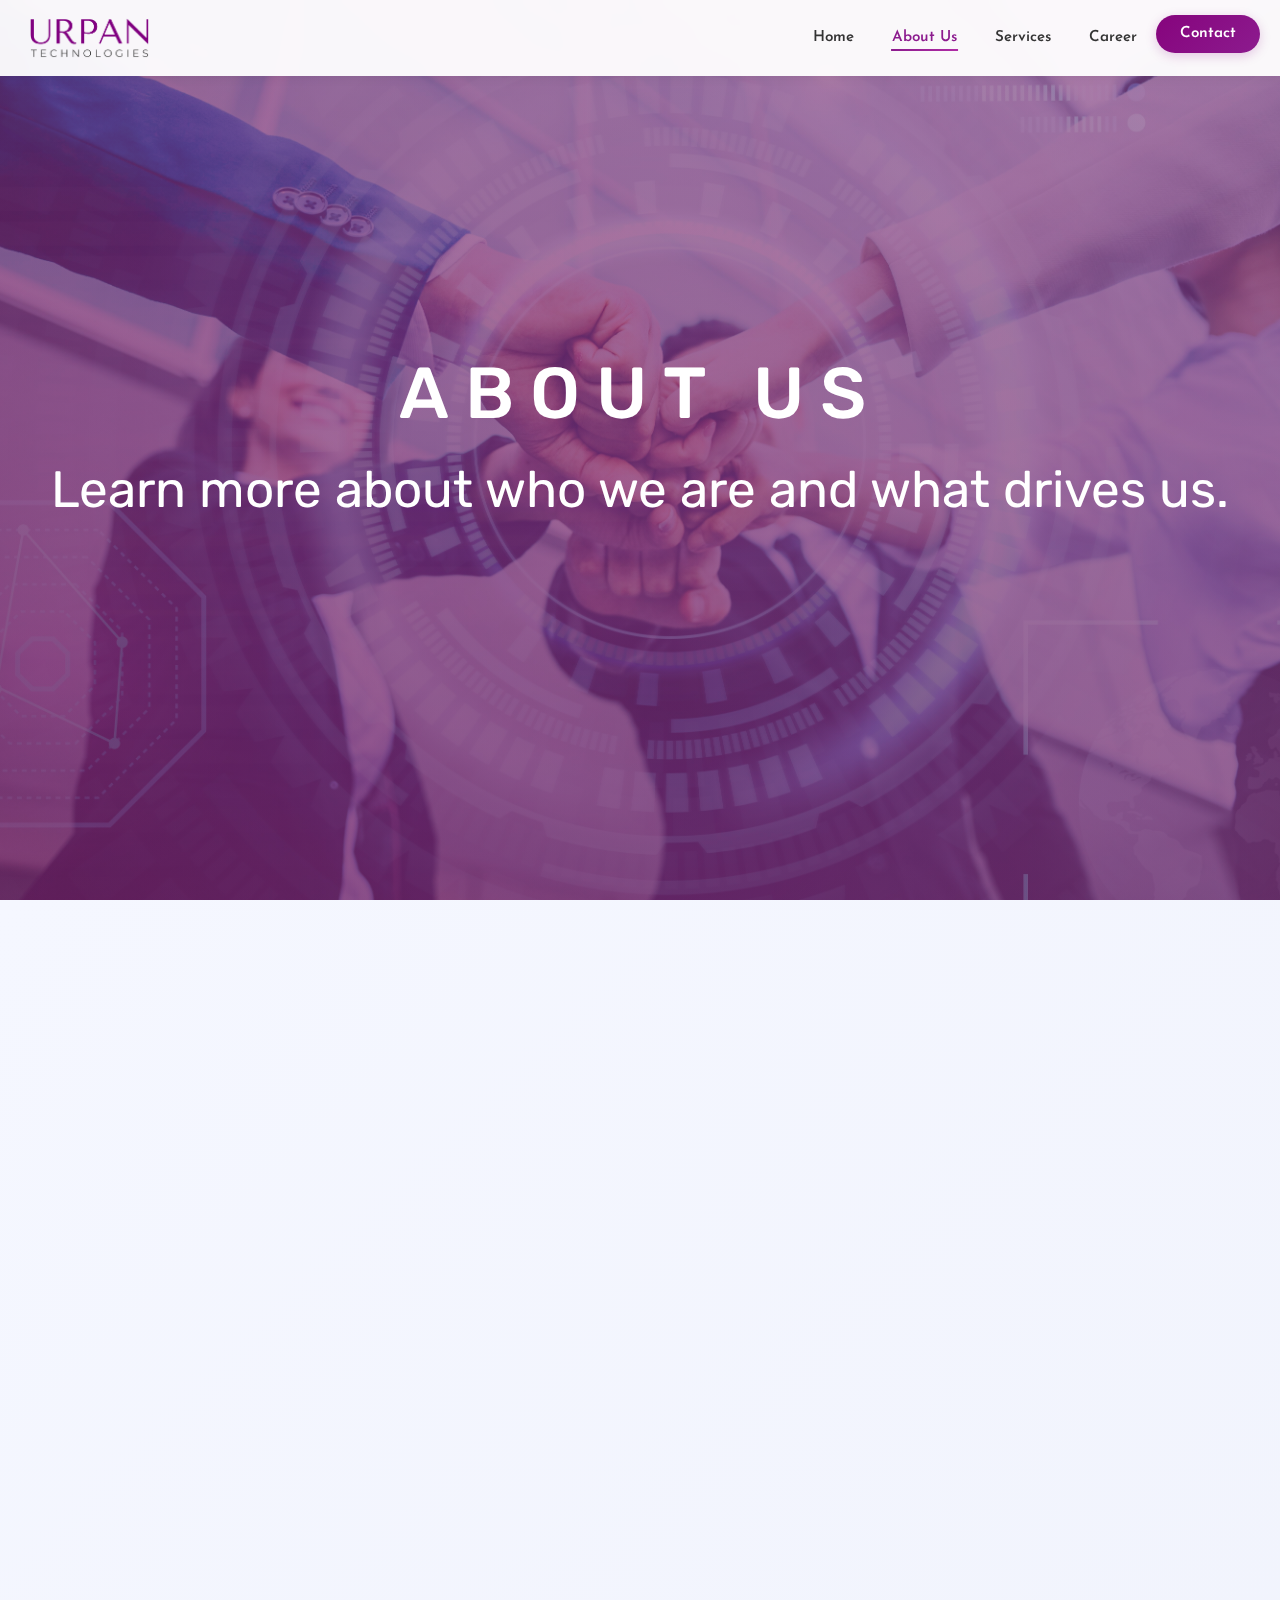
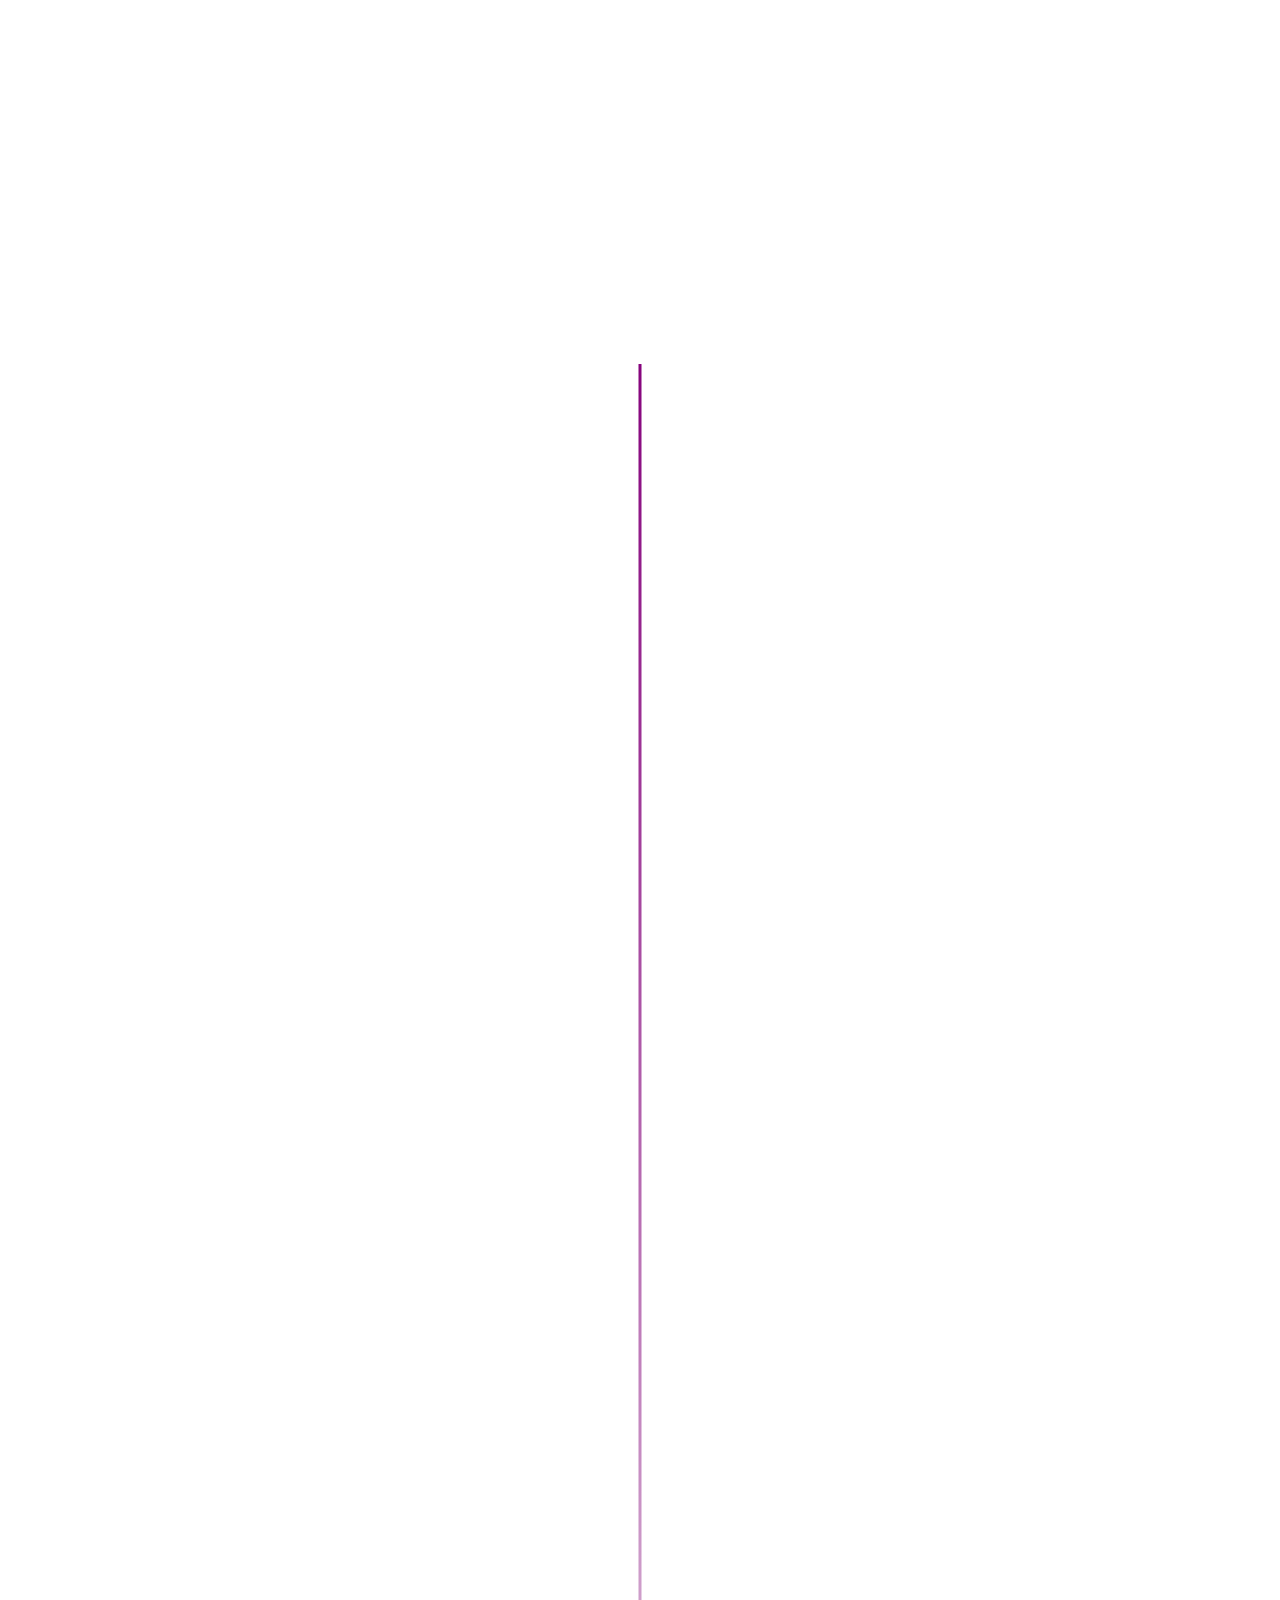
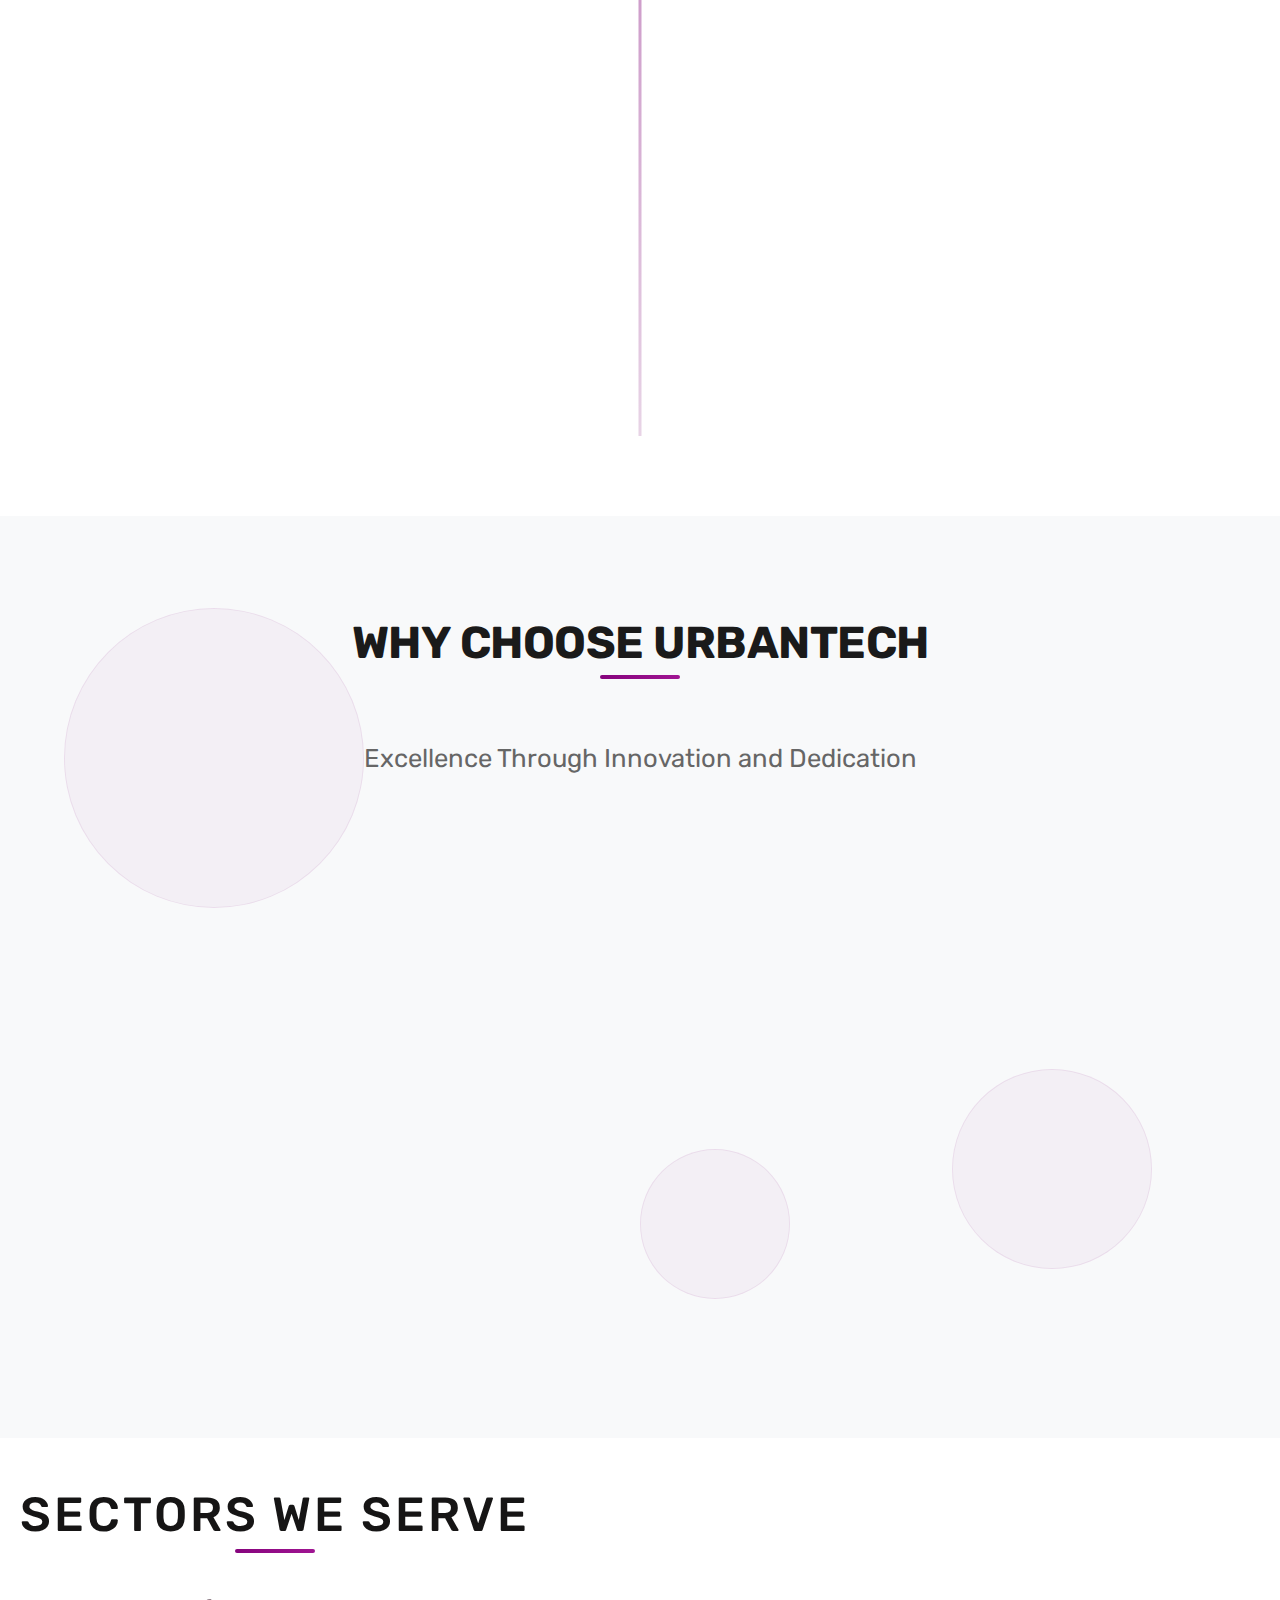
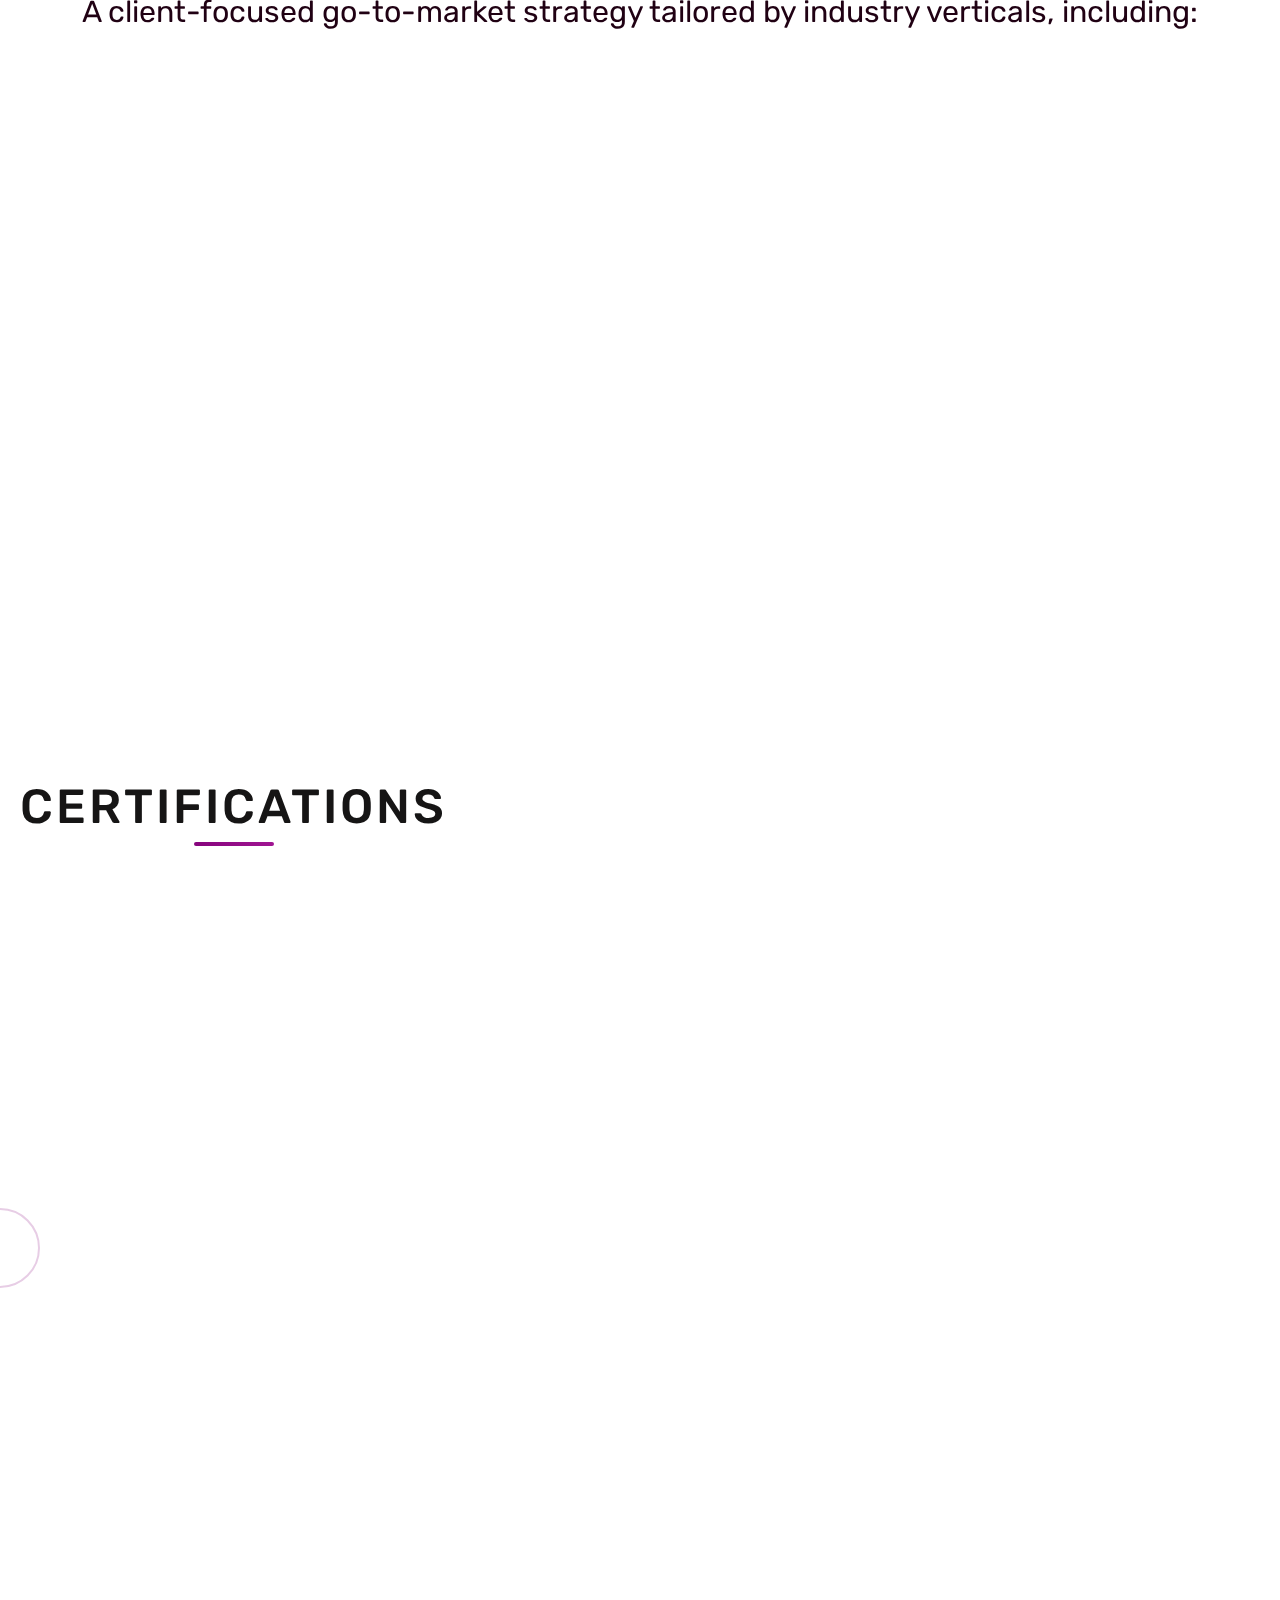
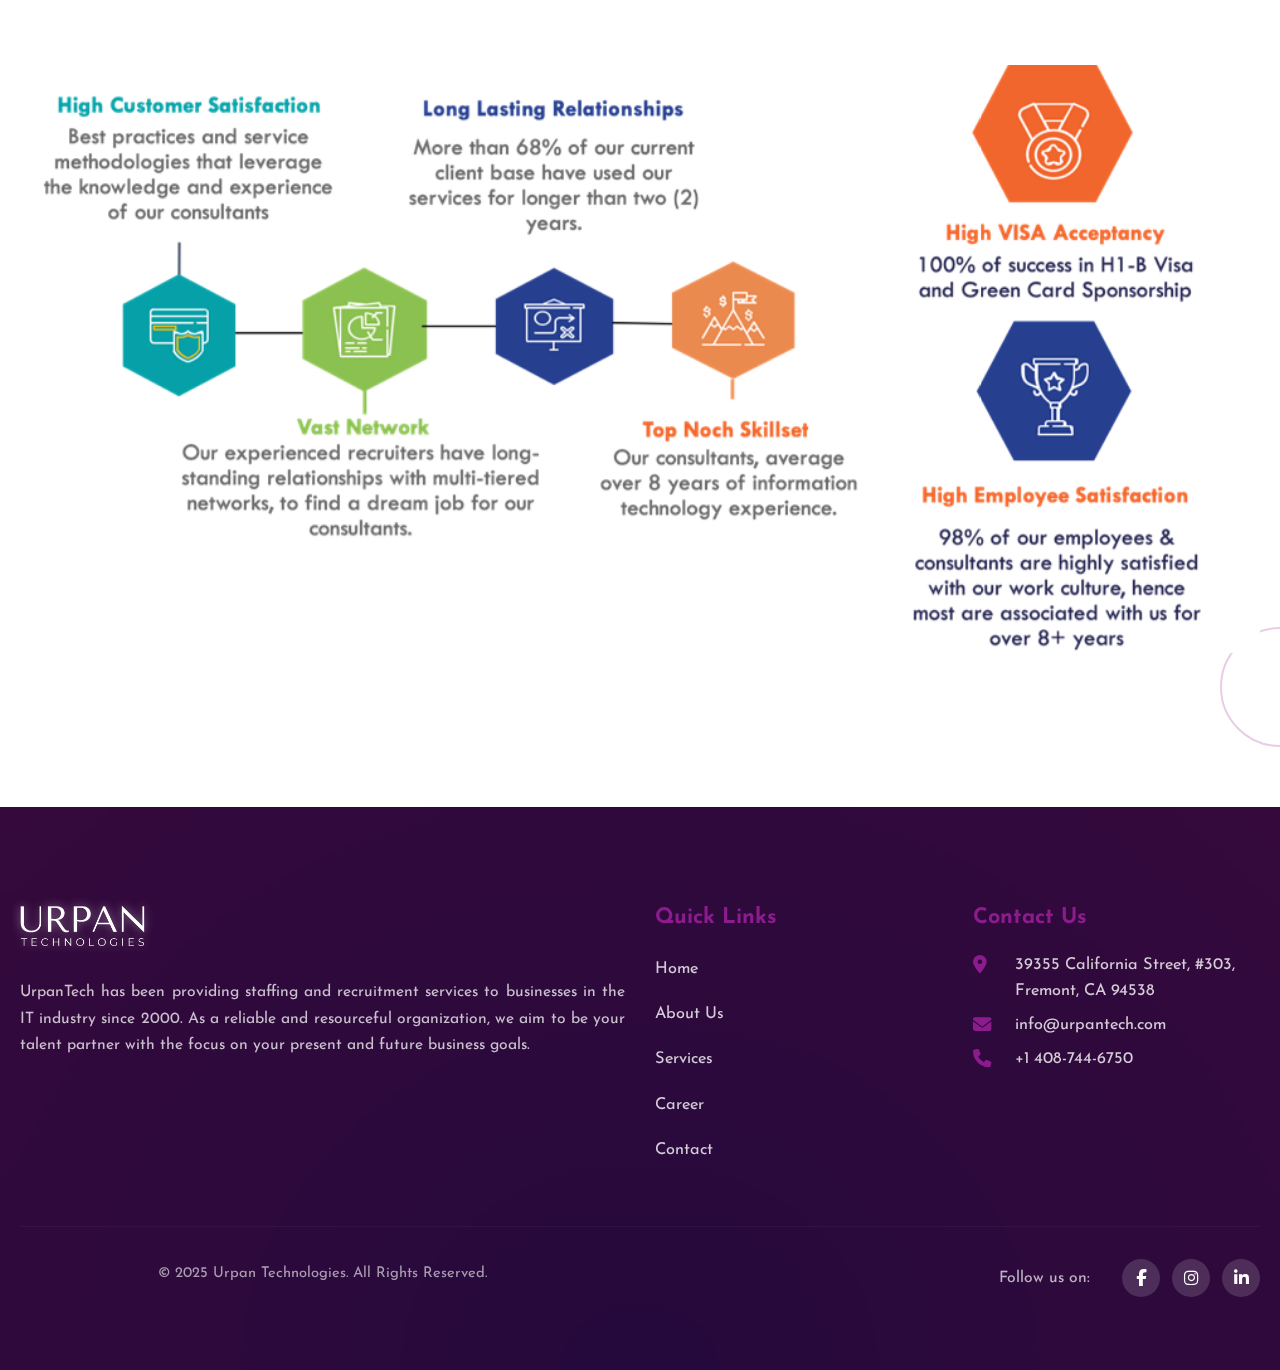
<file: about.html>
<!DOCTYPE html>
<html lang="en">
  <head>
    <meta charset="UTF-8" />
    <meta name="viewport" content="width=device-width, initial-scale=1" />
    <title>Urpan Technologies</title>
    <link rel="icon" href="logo/logo.png" type="image/png" />

    <link
      href="https://cdn.jsdelivr.net/npm/bootstrap@5.3.0/dist/css/bootstrap.min.css"
      rel="stylesheet"
    />

    <link rel="stylesheet" href="about.css" />
    <link rel="stylesheet" href="index.css" />

    <link rel="preconnect" href="https://fonts.googleapis.com" />
    <link
      href="https://fonts.googleapis.com/css2?family=Nunito:ital,wght@0,200..1000;1,200..1000&family=Rubik:ital,wght@0,300..900;1,300..900&display=swap"
      rel="stylesheet"
    />

    <link
      href="https://fonts.googleapis.com/css2?family=Alan+Sans:wght@300..900&family=Crimson+Text:ital,wght@0,400;0,600;0,700;1,400;1,600;1,700&family=Dancing+Script:wght@400..700&family=Josefin+Sans:ital,wght@0,100..700;1,100..700&family=Krona+One&family=Libre+Baskerville:ital,wght@0,400;0,700;1,400&family=Questrial&family=Young+Serif&display=swap"
      rel="stylesheet"
    />

    <link
      href="https://cdn.jsdelivr.net/npm/aos@2.3.4/dist/aos.css"
      rel="stylesheet"
    />

    <link
      rel="stylesheet"
      href="https://cdnjs.cloudflare.com/ajax/libs/font-awesome/6.5.0/css/all.min.css"
    />

    <link
      rel="stylesheet"
      href="https://cdn.jsdelivr.net/npm/bootstrap-icons@1.13.1/font/bootstrap-icons.min.css"
    />
  </head>

  <body>
    <nav class="navbar navbar-expand-lg navbar-light fixed-top modern-navbar">
      <div class="container">
        <a class="navbar-brand" href="./index.html">
          <img
            src="./logo/logo-black.png"
            alt="Logo"
            class="logo"
            id="logo"
            height="40"
          />
        </a>
        <button
          class="navbar-toggler"
          type="button"
          data-bs-toggle="collapse"
          data-bs-target="#navbarNav"
          aria-controls="navbarNav"
          aria-expanded="false"
          aria-label="Toggle navigation"
        >
          <span class="navbar-toggler-icon"></span>
        </button>
        <div class="collapse navbar-collapse" id="navbarNav">
          <ul class="navbar-nav ms-auto">
            <li class="nav-item">
              <a class="nav-link" href="./index.html" data-aos="zoom-in"
                >Home</a
              >
            </li>
            <li class="nav-item">
              <a class="nav-link active" href="./about.html" data-aos="zoom-in"
                >About Us</a
              >
            </li>
            <li class="nav-item">
              <a class="nav-link" href="./service.html" data-aos="zoom-in"
                >Services</a
              >
            </li>
            <li class="nav-item">
              <a class="nav-link" href="./careerForm.html" data-aos="zoom-in"
                >Career</a
              >
            </li>
            <li class="nav-item cta-item">
              <a href="./contact.html" data-aos="zoom-in" class="btn-contact"
                >Contact</a
              >
            </li>
          </ul>
        </div>
      </div>
    </nav>

    <div class="about-hero">
      <div class="overlay"></div>
      <div class="hero-content" data-aos="zoom-in" data-aos-duration="1000">
        <h1 class="hero-h1" data-aos="fade-up" data-aos-delay="200">
          About Us
        </h1>
        <p data-aos="fade-up" data-aos-delay="400">
          Learn more about who we are and what drives us.
        </p>
      </div>
    </div>

    <section class="who-we-are" id="who-we-are">
      <div class="container">
        <div class="row align-items-center">
          <div
            class="col-md-6 content"
            data-aos="fade-right"
            data-aos-duration="3000"
          >
            <p class="who-we-are-section text-block">
              Urpan Technologies Inc. (Urpantech), headquartered in the Bay
              Area, is a trusted leader in **talent acquisition, executive
              search, IT consulting**, and **business process outsourcing** for
              over 25 years. With a dedicated team of 500+ IT professionals
              across the nation, we specialize in delivering customized
              recruiting solutions, leadership hiring, and contingent staffing
              tailored to each client's unique needs. Our expertise spans
              Information Technology, Sales, HR, and Business Development,
              enabling us to quickly deploy top-tier consultants across diverse
              sectors. By leveraging deep industry knowledge, advanced
              technology, and innovative business processes, Urpantech partners
              with enterprises to strengthen operations, drive efficiency, and
              achieve long-term growth.
            </p>
          </div>

          <div class="col-md-6" data-aos="fade-left" data-aos-duration="3000">
            <img
              src="images/about.svg"
              alt="Who We Are Image"
              class="img-fluid modern-img"
            />
          </div>
        </div>
      </div>
    </section>

    <section class="urpan-values-main">
      <div class="container">
        <div class="urpan-hero" data-aos="fade-up">
          <h2>Core Cultural Values</h2>
          <div class="urpan-accent-line"></div>
          <p>
            At Urpan Technologies, our core values define who we are and guide
            our actions every day. These principles shape our culture and drive
            our commitment to excellence.
          </p>
        </div>

        <div class="urpan-timeline">
          <article
            class="urpan-timeline-item"
            data-aos="fade-right"
            data-aos-delay="100"
          >
            <div class="urpan-dot"></div>
            <div class="urpan-content-box">
              <div class="urpan-value-icon">
                <i class="bi bi-bullseye"></i>
              </div>
              <h3 class="urpan-value-heading">Client-First Commitment</h3>
              <p class="urpan-value-description">
                We prioritize our clients' needs and success above all, ensuring
                every decision we make serves their best interests.
              </p>
            </div>
          </article>

          <article
            class="urpan-timeline-item"
            data-aos="fade-left"
            data-aos-delay="150"
          >
            <div class="urpan-dot"></div>
            <div class="urpan-content-box">
              <div class="urpan-value-icon">
                <i class="bi bi-lightning-charge-fill"></i>
              </div>
              <h3 class="urpan-value-heading">Unwavering Passion</h3>
              <p class="urpan-value-description">
                Our team is driven by a passion for excellence and innovation,
                constantly pushing boundaries to deliver exceptional results.
              </p>
            </div>
          </article>

          <article
            class="urpan-timeline-item"
            data-aos="fade-right"
            data-aos-delay="200"
          >
            <div class="urpan-dot"></div>
            <div class="urpan-content-box">
              <div class="urpan-value-icon">
                <i class="bi bi-people-fill"></i>
              </div>
              <h3 class="urpan-value-heading">Collaborative Spirit</h3>
              <p class="urpan-value-description">
                We believe in teamwork and open communication to achieve the
                best results through collective intelligence and shared goals.
              </p>
            </div>
          </article>

          <article
            class="urpan-timeline-item"
            data-aos="fade-left"
            data-aos-delay="250"
          >
            <div class="urpan-dot"></div>
            <div class="urpan-content-box">
              <div class="urpan-value-icon">
                <i class="bi bi-rocket-takeoff-fill"></i>
              </div>
              <h3 class="urpan-value-heading">Empowerment</h3>
              <p class="urpan-value-description">
                We empower our employees and clients to reach their full
                potential through support, resources, and growth opportunities.
              </p>
            </div>
          </article>

          <article
            class="urpan-timeline-item"
            data-aos="fade-right"
            data-aos-delay="300"
          >
            <div class="urpan-dot"></div>
            <div class="urpan-content-box">
              <div class="urpan-value-icon">
                <i class="bi bi-transparency"></i>
              </div>
              <h3 class="urpan-value-heading">Transparency</h3>
              <p class="urpan-value-description">
                We maintain honesty and openness in all our dealings, fostering
                trust through clear and authentic communication.
              </p>
            </div>
          </article>

          <article
            class="urpan-timeline-item"
            data-aos="fade-left"
            data-aos-delay="350"
          >
            <div class="urpan-dot"></div>
            <div class="urpan-content-box">
              <div class="urpan-value-icon">
                <i class="bi bi-award-fill"></i>
              </div>
              <h3 class="urpan-value-heading">Integrity</h3>
              <p class="urpan-value-description">
                We uphold the highest ethical standards in everything we do,
                building lasting relationships on a foundation of trust.
              </p>
            </div>
          </article>
        </div>
      </div>
    </section>

    <section class="value-proposition-section">
      <div class="floating-bg">
        <div class="floating-circle circle-1"></div>
        <div class="floating-circle circle-2"></div>
        <div class="floating-circle circle-3"></div>
      </div>

      <div class="proposition-container">
        <div class="section-header">
          <h2>Why Choose UrbanTech</h2>
          <p>Excellence Through Innovation and Dedication</p>
        </div>

        <div class="feature-grid">
          <div class="feature-module">
            <div class="module-wrapper">
              <div class="module-face face-front">
                <div class="icon-container">
                  <img
                    src="images/HIGH CUSTOMER SATISFACTION.png"
                    alt="High Customer Satisfaction"
                    onerror="this.src='data:image/svg+xml,%3Csvg xmlns=%22http://www.w3.org/2000/svg%22 viewBox=%220 0 200 200%22%3E%3Ccircle cx=%22100%22 cy=%22100%22 r=%2280%22 fill=%22%234A90E2%22/%3E%3Cpath d=%22M70 90 L90 110 L130 70%22 stroke=%22white%22 stroke-width=%228%22 fill=%22none%22/%3E%3C/svg%3E'"
                  />
                </div>
                <h3 class="feature-title">High Customer Satisfaction</h3>
                <p class="feature-subtitle">
                  Delivering excellence in every interaction
                </p>
              </div>
              <div class="module-face face-back">
                <h3 class="back-title">Quality and Consistency</h3>
                <p class="back-description">
                  Our focused efforts are directed towards providing businesses
                  with talented resources throughout their project needs and
                  ensure continuous workflow.
                </p>
              </div>
            </div>
          </div>

          <div class="feature-module">
            <div class="module-wrapper">
              <div class="module-face face-front">
                <div class="icon-container">
                  <img
                    src="images/RESOURCEFUL TEAM.png"
                    alt="Resourceful Team"
                    onerror="this.src='data:image/svg+xml,%3Csvg xmlns=%22http://www.w3.org/2000/svg%22 viewBox=%220 0 200 200%22%3E%3Ccircle cx=%22100%22 cy=%2280%22 r=%2230%22 fill=%22%2350C878%22/%3E%3Ccircle cx=%2270%22 cy=%22120%22 r=%2220%22 fill=%22%2350C878%22/%3E%3Ccircle cx=%22130%22 cy=%22120%22 r=%2220%22 fill=%22%2350C878%22/%3E%3C/svg%3E'"
                  />
                </div>
                <h3 class="feature-title">Resourceful Team</h3>
                <p class="feature-subtitle">
                  Innovative solutions, expert execution
                </p>
              </div>
              <div class="module-face face-back">
                <h3 class="back-title">Quick and Ingenious</h3>
                <p class="back-description">
                  Quick on our toes, at UrpanTech, we are adept at providing
                  out-of-the-box and customized solutions to address your
                  resource needs.
                </p>
              </div>
            </div>
          </div>

          <div class="feature-module">
            <div class="module-wrapper">
              <div class="module-face face-front">
                <div class="icon-container">
                  <img
                    src="images/TOP NOTCH SKILLSET TALENT.png"
                    alt="Top Notch Skillset Talent"
                    onerror="this.src='data:image/svg+xml,%3Csvg xmlns=%22http://www.w3.org/2000/svg%22 viewBox=%220 0 200 200%22%3E%3Cpolygon points=%22100,30 130,90 190,90 140,130 160,190 100,150 40,190 60,130 10,90 70,90%22 fill=%22%23FFD700%22/%3E%3C/svg%3E'"
                  />
                </div>
                <h3 class="feature-title">Top Notch Skillset Talent</h3>
                <p class="feature-subtitle">
                  Elite professionals driving success
                </p>
              </div>
              <div class="module-face face-back">
                <h3 class="back-title">Suitable and Sustainable</h3>
                <p class="back-description">
                  UrpanTech is committed to providing talented resources that
                  best suit your business needs and sustain your business
                  growth.
                </p>
              </div>
            </div>
          </div>
        </div>
      </div>
    </section>

    <section class="sectors-serve-section py-5">
      <div class="container">
        <h2 class="text-center mb-5">Sectors We Serve</h2>
        <p class="text-center lead mb-5">
          A client-focused go-to-market strategy tailored by industry verticals,
          including:
        </p>
        <div class="row justify-content-center">
          <div class="col-lg-12 col-md-10">
            <div class="row">
              <div class="col-md-6">
                <ul
                  class="list-unstyled sectors-list"
                  role="list"
                  aria-label="Sectors We Serve Left Column"
                >
                  <li tabindex="0">
                    <i
                      class="bi bi-check-circle-fill me-2"
                      aria-hidden="true"
                    ></i>
                    Banking & Financial Services
                  </li>
                  <li tabindex="0">
                    <i
                      class="bi bi-check-circle-fill me-2"
                      aria-hidden="true"
                    ></i>
                    Communications
                  </li>
                  <li tabindex="0">
                    <i
                      class="bi bi-check-circle-fill me-2"
                      aria-hidden="true"
                    ></i>
                    Consumer Goods
                  </li>
                  <li tabindex="0">
                    <i
                      class="bi bi-check-circle-fill me-2"
                      aria-hidden="true"
                    ></i>
                    Energy & Utilities
                  </li>
                  <li tabindex="0">
                    <i
                      class="bi bi-check-circle-fill me-2"
                      aria-hidden="true"
                    ></i>
                    Healthcare
                  </li>
                  <li tabindex="0">
                    <i
                      class="bi bi-check-circle-fill me-2"
                      aria-hidden="true"
                    ></i>
                    Travel & Hospitality
                  </li>
                </ul>
              </div>
              <div class="col-md-6">
                <ul
                  class="list-unstyled sectors-list"
                  role="list"
                  aria-label="Sectors We Serve Right Column"
                >
                  <li tabindex="0">
                    <i
                      class="bi bi-check-circle-fill me-2"
                      aria-hidden="true"
                    ></i>
                    Information, Media & Entertainment
                  </li>
                  <li tabindex="0">
                    <i
                      class="bi bi-check-circle-fill me-2"
                      aria-hidden="true"
                    ></i>
                    Insurance
                  </li>
                  <li tabindex="0">
                    <i
                      class="bi bi-check-circle-fill me-2"
                      aria-hidden="true"
                    ></i>
                    Life Sciences
                  </li>
                  <li tabindex="0">
                    <i
                      class="bi bi-check-circle-fill me-2"
                      aria-hidden="true"
                    ></i>
                    Retail
                  </li>
                  <li tabindex="0">
                    <i
                      class="bi bi-check-circle-fill me-2"
                      aria-hidden="true"
                    ></i>
                    Manufacturing & Logistics
                  </li>
                </ul>
              </div>
            </div>
          </div>
        </div>
      </div>
    </section>

    <section class="certifications-section py-5">
      <div class="container">
        <h2 class="text-center mb-5">Certifications</h2>
        <div class="row justify-content-center text-center">
          <div class="col-6 col-md-3 mb-4">
            <div
              class="certification-card d-flex flex-column align-items-center bg-white"
            >
              <img
                src="images/cert1.jpg"
                alt="Certification 1"
                class="img-fluid mb-2"
              />
            </div>
          </div>
          <div class="col-6 col-md-3 mb-4">
            <div
              class="certification-card d-flex flex-column align-items-center bg-white"
            >
              <img
                src="images/cert2.jpg"
                alt="Certification 2"
                class="img-fluid mb-2"
              />
            </div>
          </div>
          <div class="col-6 col-md-3 mb-4">
            <div
              class="certification-card d-flex flex-column align-items-center bg-white"
            >
              <img
                src="images/cert3.jpg"
                alt="Certification 3"
                class="img-fluid mb-2"
              />
            </div>
          </div>
          <div class="col-6 col-md-3 mb-4">
            <div
              class="certification-card d-flex flex-column align-items-center bg-white"
            >
              <img
                src="images/cert4.jpg"
                alt="Certification 4"
                class="img-fluid mb-2"
              />
            </div>
          </div>
        </div>
      </div>
    </section>

    <section class="track-record-section">
      <div class="container">
        <div class="deco-circle deco-1"></div>
        <div class="deco-circle deco-2"></div>

        <h2 class="section-title" data-scroll>Our Track Record</h2>

        <div class="stats-grid">
          <div class="stat-card" data-scroll data-delay="100">
            <div class="stat-icon"><i class="fa-solid fa-rocket"></i></div>
            <div class="stat-number">500+</div>
            <div class="stat-label">Projects Completed</div>
          </div>

          <div class="stat-card" data-scroll data-delay="200">
            <div class="stat-icon"><i class="fa-solid fa-face-smile"></i></div>
            <div class="stat-number">250+</div>
            <div class="stat-label">Happy Clients</div>
          </div>

          <div class="stat-card" data-scroll data-delay="300">
            <div class="stat-icon">
              <i class="fa-solid fa-clipboard-check"></i>
            </div>
            <div class="stat-number">98%</div>
            <div class="stat-label">Success Rate</div>
          </div>

          <div class="stat-card" data-scroll data-delay="400">
            <div class="stat-icon">
              <i class="fa-solid fa-clock-rotate-left"></i>
            </div>
            <div class="stat-number">25+</div>
            <div class="stat-label">Years Experience</div>
          </div>
        </div>

        <div class="image-container" data-scroll>
          <div class="image-wrapper" id="imageWrapper">
            <img
              src="images/track-record.png"
              alt="Track Record"
              id="trackImage"
            />
          </div>
        </div>

        <div class="achievements">
          <div class="achievement-badge" data-scroll data-delay="100">
            ✓ Industry Leader Since 2000
          </div>
          <div class="achievement-badge" data-scroll data-delay="200">
            ✓ ISO Certified
          </div>
          <div class="achievement-badge" data-scroll data-delay="300">
            ✓ Award Winning Team
          </div>
        </div>
      </div>
    </section>

    <footer class="footer-main">
      <div class="footer-blur-background"></div>
      <div class="container py-5">
        <div class="row d-flex justify-content-between align-items-start">
          <div class="col-lg-4 col-md-6 mb-4 text-md-start">
            <img
              src="./logo/logo-white.png"
              alt="Urpan Logo"
              class="footer-logo mb-3"
            />
            <p class="company-description">
              UrpanTech has been providing staffing and recruitment services to
              businesses in the IT industry since 2000. As a reliable and
              resourceful organization, we aim to be your talent partner with
              the focus on your present and future business goals.
            </p>
          </div>

          <div class="col-lg-2 col-md-3 mb-4 text-md-start">
            <h5>Quick Links</h5>
            <ul class="list-unstyled">
              <li><a href="./index.html" class="footer-link">Home</a></li>
              <li><a href="./about.html" class="footer-link">About Us</a></li>
              <li><a href="./service.html" class="footer-link">Services</a></li>
              <li>
                <a href="./careerForm.html" class="footer-link">Career</a>
              </li>
              <li><a href="./contact.html" class="footer-link">Contact</a></li>
            </ul>
          </div>

          <div class="col-lg-3 col-md-3 mb-4 footer-contact-info text-md-start">
            <h5>Contact Us</h5>
            <ul class="list-unstyled contact-list">
              <li class="d-flex mb-2">
                <i class="fas fa-map-marker-alt me-3 mt-1"></i>
                <a
                  href="https://www.google.com/maps/search/39355+California+Street,+%23303,+Fremont,+CA+94538"
                  target="_blank"
                  rel="noopener noreferrer"
                  class="footer-link p-0"
                >
                  39355 California Street, #303, Fremont, CA 94538
                </a>
              </li>
              <li class="d-flex mb-2">
                <i class="fa fa-envelope me-3 mt-1"></i>
                <a href="mailto:info@urpantech.com" class="footer-link p-0"
                  >info@urpantech.com</a
                >
              </li>
              <li class="d-flex">
                <i class="fa fa-phone me-3 mt-1"></i>
                <a href="tel:+14087446750" class="footer-link p-0"
                  >+1 408-744-6750</a
                >
              </li>
            </ul>
          </div>
        </div>

        <hr class="footer-divider my-4" />

        <div class="row align-items-center justify-content-between pt-2">
          <div class="col-md-6 text-center text-md-start mb-2">
            <p class="copyright-text mb-0">
              © 2025 Urpan Technologies. All Rights Reserved.
            </p>
          </div>
          <div class="col-md-6 text-center text-md-end">
            <div
              class="social-links-combined d-flex justify-content-center justify-content-md-end"
            >
              <span class="mb-0 me-3 d-none d-sm-block">Follow us on:</span>
              <a
                href="https://www.facebook.com/urpantechinc"
                target="_blank"
                aria-label="Facebook"
                class="social-icon-footer"
              >
                <i class="fab fa-facebook-f"></i>
              </a>
              <a
                href="https://www.instagram.com/urpan_tech/"
                target="_blank"
                aria-label="Instagram"
                class="social-icon-footer"
              >
                <i class="fab fa-instagram"></i>
              </a>
              <a
                href="https://www.linkedin.com/company/urpantech/"
                target="_blank"
                aria-label="LinkedIn"
                class="social-icon-footer"
              >
                <i class="fab fa-linkedin-in"></i>
              </a>
            </div>
          </div>
        </div>
      </div>
    </footer>

    <script src="https://code.jquery.com/jquery-3.6.0.min.js"></script>
    <script src="https://cdn.jsdelivr.net/npm/bootstrap@5.3.0/dist/js/bootstrap.bundle.min.js"></script>

    <script>
      // Add active class to current page
      $(document).ready(function () {
        var currentPage = window.location.pathname.split("/").pop();
        $(".navbar-nav .nav-item").removeClass("active");
        $(".navbar-nav .nav-link").each(function () {
          var href = $(this).attr("href").replace("./", "");
          if (
            href === currentPage ||
            (currentPage === "" && href === "index.html")
          ) {
            $(this).addClass("active");
            $(this).parent().addClass("active");
          }
        });
      });
    </script>

    <script>
      // Intersection Observer for scroll animations
      const observerOptions1 = {
        threshold: 0.1,
        rootMargin: "0px 0px -100px 0px",
      };

      const observer = new IntersectionObserver((entries) => {
        entries.forEach((entry) => {
          if (entry.isIntersecting) {
            if (entry.target.classList.contains("list-item")) {
              entry.target.classList.add("animate-in");
            }
            if (
              entry.target.tagName === "LI" &&
              entry.target.parentElement.classList.contains("sectors-list")
            ) {
              entry.target.classList.add("animate-in");
            }
            if (entry.target.classList.contains("certification-card")) {
              entry.target.classList.add("animate-in");
            }
          }
        });
      }, observerOptions1);

      // Observe all animated elements
      document
        .querySelectorAll(".list-item")
        .forEach((item) => observer.observe(item));
      document
        .querySelectorAll(".sectors-list li")
        .forEach((item) => observer.observe(item));
      document
        .querySelectorAll(".certification-card")
        .forEach((card) => observer.observe(card));

      // Add staggered animation delays for sectors
      document.querySelectorAll(".sectors-list li").forEach((item, idx) => {
        item.style.transitionDelay = `${idx * 0.1}s`;
      });

      // Add staggered animation delays for certifications
      document.querySelectorAll(".certification-card").forEach((card, idx) => {
        card.style.transitionDelay = `${idx * 0.15}s`;
      });

      // 3D tilt effect on certification cards
      document.querySelectorAll(".certification-card").forEach((card) => {
        card.addEventListener("mousemove", function (e) {
          const rect = this.getBoundingClientRect();
          const x = e.clientX - rect.left;
          const y = e.clientY - rect.top;

          const centerX = rect.width / 2;
          const centerY = rect.height / 2;

          const rotateX = (y - centerY) / 10;
          const rotateY = (centerX - x) / 10;

          this.style.transform = `translateY(-15px) scale(1.05) rotateX(${rotateX}deg) rotateY(${rotateY}deg)`;
        });

        card.addEventListener("mouseleave", function () {
          this.style.transform = "";
        });
      });

      // Sparkle effect on hover
      document
        .querySelectorAll(".list-item, .sectors-list li, .certification-card")
        .forEach((el) => {
          el.addEventListener("mouseenter", function () {
            for (let i = 0; i < 5; i++) {
              setTimeout(() => {
                const sparkle = document.createElement("div");
                sparkle.style.cssText = `
              position: absolute;
              width: 4px;
              height: 4px;
              background: #ff69eb;
              border-radius: 50%;
              pointer-events: none;
              left: ${Math.random() * 100}%;
              top: ${Math.random() * 100}%;
              animation: sparkleAnim 1s ease-out forwards;
              box-shadow: 0 0 10px #ff69eb;
            `;
                this.appendChild(sparkle);
                setTimeout(() => sparkle.remove(), 1000);
              }, i * 100);
            }
          });
        });

      // Add sparkle animation keyframes
      const style = document.createElement("style");
      style.textContent = `
      @keyframes sparkleAnim {
        0% { opacity: 0; transform: scale(0) rotate(0deg); }
        50% { opacity: 1; transform: scale(1.5) rotate(180deg); }
        100% { opacity: 0; transform: scale(0) rotate(360deg); }
      }
    `;
      document.head.appendChild(style);
    </script>

    <script>
      // Smooth scroll behavior
      document.documentElement.style.scrollBehavior = "smooth";

      // Intersection Observer for scroll animations
      const observerOptions = {
        threshold: 0.2,
        rootMargin: "0px 0px -100px 0px",
      };

      const sectionObserver = new IntersectionObserver((entries) => {
        entries.forEach((entry) => {
          if (entry.isIntersecting) {
            entry.target.classList.add("active");
          }
        });
      }, observerOptions);

      const moduleObserver = new IntersectionObserver((entries) => {
        entries.forEach((entry) => {
          if (entry.isIntersecting) {
            entry.target.classList.add("visible");
          }
        });
      }, observerOptions);

      // Observe elements
      document.querySelectorAll(".section-header").forEach((el) => {
        sectionObserver.observe(el);
      });

      document.querySelectorAll(".feature-module").forEach((el) => {
        moduleObserver.observe(el);
      });

      // Parallax effect on scroll
      let lastScrollY = window.scrollY;
      let ticking = false;

      function updateParallax() {
        const scrolled = window.scrollY;
        const modules = document.querySelectorAll(".feature-module");

        modules.forEach((module, index) => {
          const rect = module.getBoundingClientRect();
          const scrollPercent =
            (window.innerHeight - rect.top) / window.innerHeight;

          if (scrollPercent > 0 && scrollPercent < 1) {
            const offset = (scrollPercent - 0.5) * 30;
            module.style.transform = `translateY(${offset}px) translateZ(${
              scrollPercent * 50
            }px)`;
          }
        });

        ticking = false;
      }

      window.addEventListener("scroll", () => {
        lastScrollY = window.scrollY;
        if (!ticking) {
          window.requestAnimationFrame(() => {
            updateParallax();
            ticking = false;
          });
          ticking = true;
        }
      });

      // 3D tilt effect on mouse move
      document.querySelectorAll(".feature-module").forEach((module) => {
        module.addEventListener("mousemove", (e) => {
          const rect = module.getBoundingClientRect();
          const x = e.clientX - rect.left;
          const y = e.clientY - rect.top;

          const centerX = rect.width / 2;
          const centerY = rect.height / 2;

          const rotateX = (y - centerY) / 20;
          const rotateY = (centerX - x) / 20;

          module.style.transform = `perspective(1000px) rotateX(${rotateX}deg) rotateY(${rotateY}deg) scale(1.02)`;
        });

        module.addEventListener("mouseleave", () => {
          module.style.transform =
            "perspective(1000px) rotateX(0) rotateY(0) scale(1)";
        });
      });

      // Initial animation trigger
      setTimeout(() => {
        document.querySelector(".section-header").classList.add("active");
      }, 300);
    </script>

    <script>
      // Real-time Scroll 3D Animation for Track Record
      const trackObserverOptions = {
        threshold: 0.1,
        rootMargin: "0px 0px -100px 0px",
      };

      const trackObserver = new IntersectionObserver((entries) => {
        entries.forEach((entry) => {
          if (entry.isIntersecting) {
            const delay = entry.target.dataset.delay || 0;
            setTimeout(() => {
              entry.target.classList.add("visible");
            }, delay);
          }
        });
      }, trackObserverOptions);

      // Observe all elements with data-scroll
      document.querySelectorAll("[data-scroll]").forEach((el) => {
        trackObserver.observe(el);
      });

      // 3D Parallax Effect on Mouse Move
      const imageWrapper = document.getElementById("imageWrapper");
      const trackImage = document.getElementById("trackImage");

      if (imageWrapper && trackImage) {
        document.addEventListener("mousemove", (e) => {
          if (window.innerWidth > 768) {
            const mouseX = e.clientX / window.innerWidth - 0.1;
            const mouseY = e.clientY / window.innerHeight - 0.1;

            const rotateY = mouseX * 10;
            const rotateX = -mouseY * 10;

            imageWrapper.style.transform = `rotateY(${rotateY}deg) rotateX(${rotateX}deg)`;
            trackImage.style.transform = `scale(1.05) translateZ(20px)`;
          }
        });

        // Reset on mouse leave
        imageWrapper.addEventListener("mouseleave", () => {
          imageWrapper.style.transform = "rotateY(0) rotateX(0)";
          trackImage.style.transform = "scale(1) translateZ(0)";
        });
      }

      // Smooth scroll reveal animation (Floating Shapes - currently no .floating-shape elements)
      window.addEventListener("scroll", () => {
        const scrolled = window.pageYOffset;
        const shapes = document.querySelectorAll(".floating-shape");

        shapes.forEach((shape, index) => {
          const speed = (index + 1) * 0.05;
          shape.style.transform = `translateY(${scrolled * speed}px)`;
        });
      });
    </script>

    <script src="https://cdn.jsdelivr.net/npm/aos@2.3.4/dist/aos.js"></script>
    <script>
      AOS.init({
        duration: 300,
        once: false,
        offset: 100,
        easing: "ease-out",
      });
    </script>
  </body>
</html>
</file>
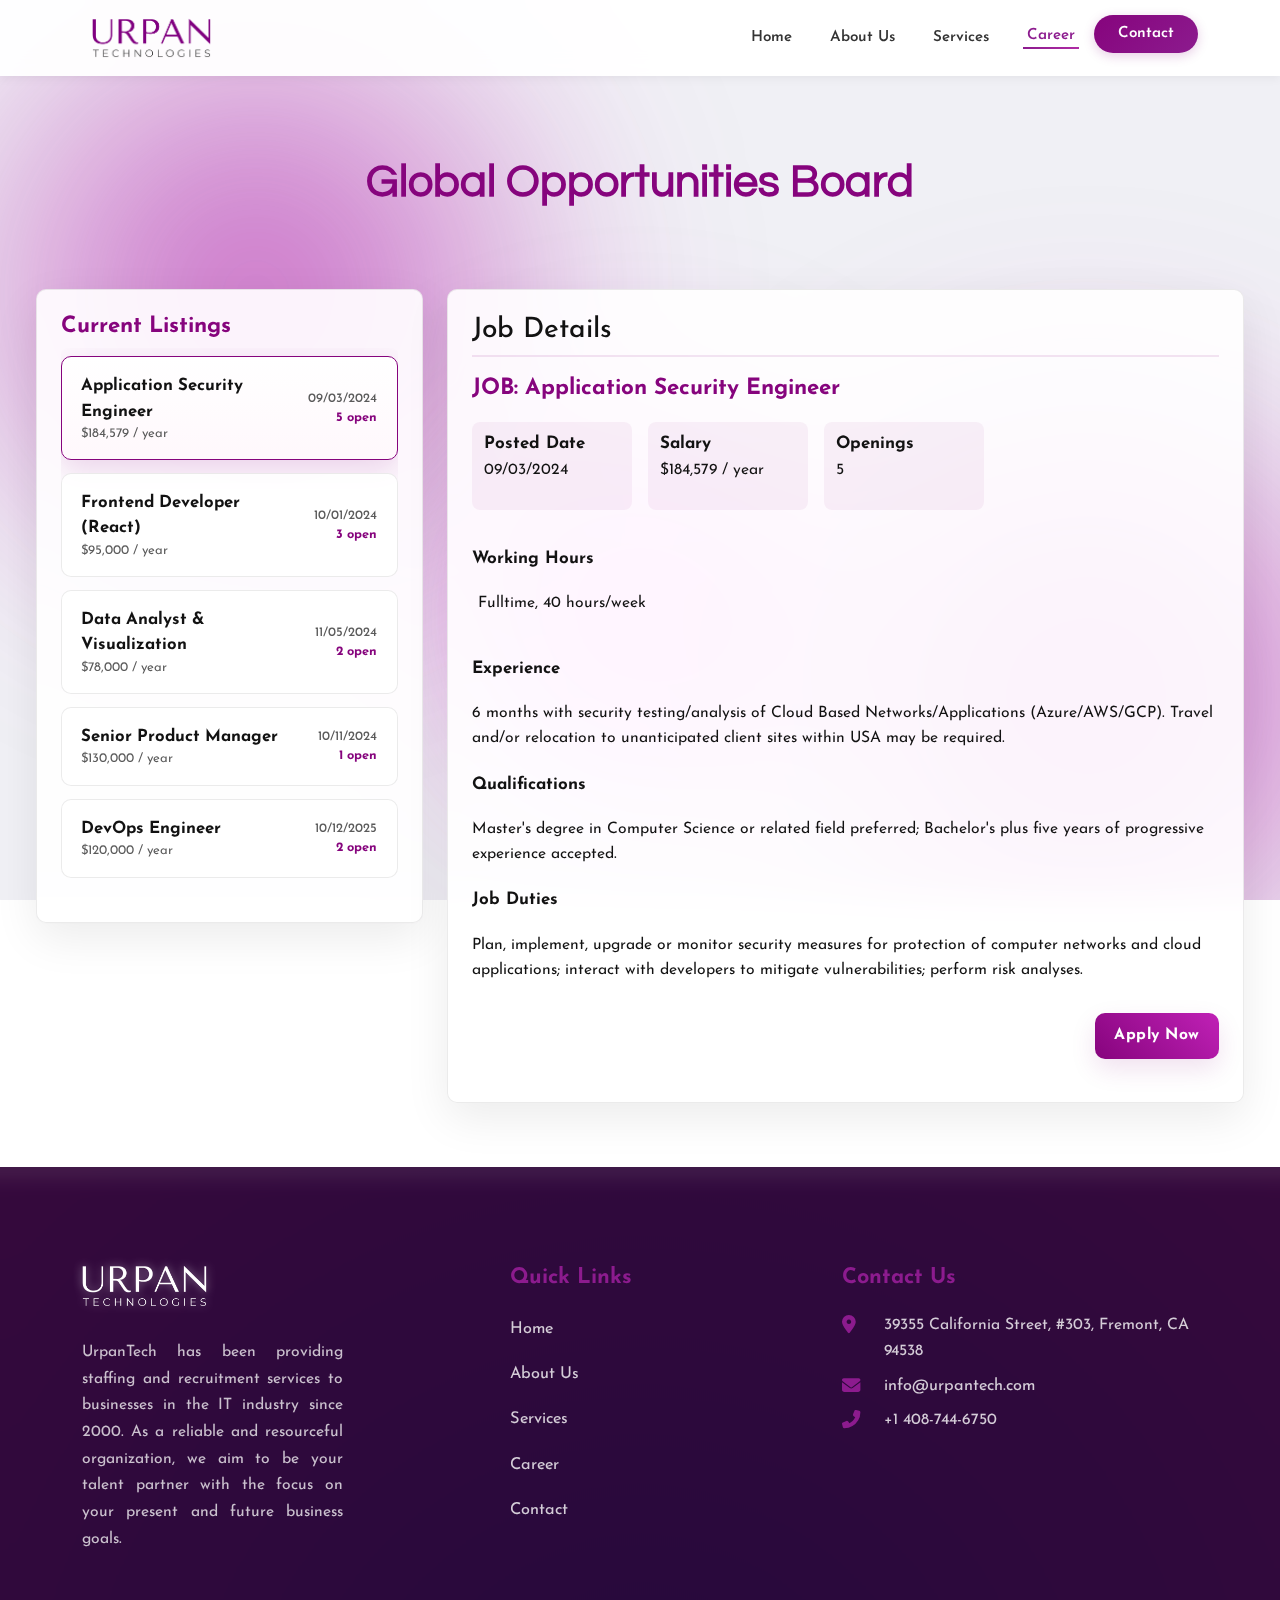
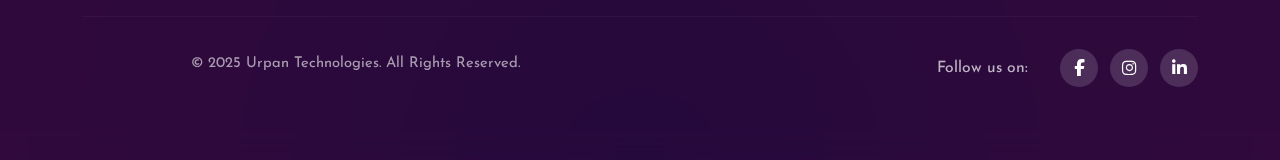
<file: career.html>
<!DOCTYPE html>
<html lang="en">
  <head>
    <meta charset="UTF-8" />
    <meta name="viewport" content="width=device-width, initial-scale=1" />
    <title>Urpan Technologies - Careers</title>
    <link rel="icon" href="logo/logo.png" type="image/png" />

    <link href="https://cdn.jsdelivr.net/npm/bootstrap@5.3.0/dist/css/bootstrap.min.css" rel="stylesheet" />
    <link rel="preconnect" href="https://fonts.googleapis.com" />
    <link rel="preconnect" href="https://fonts.gstatic.com" crossorigin />
    <link
      href="https://fonts.googleapis.com/css2?family=Alan+Sans:wght@300..900&family=Crimson+Text:ital,wght@0,400;0,600;0,700;1,400;1,600;1,700&family=Dancing+Script:wght@400..700&family=Josefin+Sans:ital,wght@0,100..700;1,100..700&family=Libre+Baskerville:ital,wght@0,400;0,700;1,400&family=Questrial&family=Young+Serif&display=swap"
      rel="stylesheet"
    />
    <link
      rel="stylesheet"
      href="https://cdnjs.cloudflare.com/ajax/libs/font-awesome/6.5.0/css/all.min.css"
    />
    <link rel="stylesheet" href="https://cdn.jsdelivr.net/npm/bootstrap-icons@1.11.0/font/bootstrap-icons.css">
    <link rel="stylesheet" href="career.css" />
    <link rel="stylesheet" href="index.css" />
    <link href="https://cdn.jsdelivr.net/npm/aos@2.3.4/dist/aos.css" rel="stylesheet" />
  </head>
  <body>
    <nav class="navbar navbar-expand-lg navbar-light fixed-top modern-navbar">
      <div class="container">
        <a class="navbar-brand" href="./index.html">
          <img src="./logo/logo-black.png" alt="Logo" class="logo" id="logo" height="40" />
        </a>
        <button
          class="navbar-toggler"
          type="button"
          data-bs-toggle="collapse"
          data-bs-target="#navbarNav"
          aria-controls="navbarNav"
          aria-expanded="false"
          aria-label="Toggle navigation"
        >
          <span class="navbar-toggler-icon"></span>
        </button>
        <div class="collapse navbar-collapse" id="navbarNav">
          <ul class="navbar-nav ms-auto">
            <li class="nav-item">
              <a class="nav-link" href="./index.html">Home</a>
            </li>
            <li class="nav-item">
              <a class="nav-link" href="./about.html">About Us</a>
            </li>
            <li class="nav-item">
              <a class="nav-link" href="./service.html">Services</a>
            </li>
            <li class="nav-item">
              <a class="nav-link active" href="./career.html">Career</a>
            </li>
            <li class="nav-item cta-item">
              <a href="./contact.html" class="btn-contact">Contact</a>
            </li>
          </ul>
        </div>
      </div>
    </nav>

    <div style="padding-top: 70px"></div>

    <div class="animated-gradient-bg" aria-hidden="true">
      <div class="gradient-blob blob-1"></div>
      <div class="gradient-blob blob-2"></div>
      <div class="gradient-blob blob-3"></div>
    </div>

    <header class="career-hero">
      <h2 id="careerHeading">Global Opportunities Board</h2>
    </header>

    <section class="career-section">
      <main class="container career">
        <div class="row gx-4 gy-4 align-items-start">
          <aside class="col-lg-4 col-md-5">
            <div class="glass-card h-100 d-flex flex-column">
              <h3 class="mb-2 jobList">Current Listings</h3>
              <div id="jobList" class="list-group flex-grow-1" role="listbox" aria-label="Job listings"></div>
            </div>
          </aside>

          <section class="col-lg-8 col-md-7">
            <div class="glass-card h-100" id="jobInfo" aria-live="polite">
              <div class="job-details-header">
                <h3 class="mb-0">Job Details</h3>
              </div>

              <h4>JOB: <span id="jobTitle">Application Security Engineer</span></h4>

              <div class="meta-row mb-3">
                <div class="meta-item">
                  <span class="label-strong">Posted Date</span>
                  <div id="postedDate">09/03/2024</div>
                </div>
                <div class="meta-item">
                  <span class="label-strong">Salary</span>
                  <div id="salary">$184,579.00 per year</div>
                </div>
                <div class="meta-item">
                  <span class="label-strong">Openings</span>
                  <div id="openings">5</div>
                </div>
              </div>

              <p>
                <span class="label-strong">Working Hours</span>
                <div id="workingHours" style="display:inline-block; margin-left:6px;">Fulltime, 40 hrs/week</div>
              </p>

              <p>
                <span class="label-strong">Experience</span>
                <div id="experience">
                  Experience of Six (6) Months should include working with Security Testing/Analysis of Cloud Based Networks/Applications (Azure/AWS/GCP). Travel and/or relocation to unanticipated client sites within USA may be required.
                </div>
              </p>

              <p>
                <span class="label-strong">Qualifications</span>
                <div id="education">
                  Master's degree in Computer Science or related field preferred; Bachelor's plus five years of progressive experience accepted.
                </div>
              </p>

              <p>
                <span class="label-strong">Job Duties</span>
                <div id="jobDuties">
                  Plan, implement, upgrade or monitor security measures for protection of computer networks and cloud applications; interact with developers to mitigate vulnerabilities; perform risk analyses.
                </div>
              </p>

              <div class="d-flex justify-content-end mt-4">
                <button class="apply-now-btn" id="openApply" data-bs-toggle="modal" data-bs-target="#applicationModal">Apply Now</button>
              </div>
            </div>
          </section>
        </div>
      </main>
    </section>

    <div class="modal fade" id="applicationModal" tabindex="-1" aria-labelledby="applicationModalLabel" aria-hidden="true">
      <div class="modal-dialog modal-dialog-centered modal-lg">
        <div class="modal-content">
          <div class="modal-header border-0">
            <h5 class="modal-title" id="applicationModalLabel">Apply for Job</h5>
            <button type="button" class="btn-close" data-bs-dismiss="modal" aria-label="Close"></button>
          </div>

          <div class="modal-body">
            <form id="applicationForm" method="POST" enctype="multipart/form-data" class="row g-3">
              <div class="col-md-6">
                <label for="applicantName" class="form-label">Full Name</label>
                <input type="text" class="form-control" id="applicantName" name="name" required />
              </div>
              <div class="col-md-6">
                <label for="applicantEmail" class="form-label">Email address</label>
                <input type="email" class="form-control" id="applicantEmail" name="email" required />
              </div>
              <div class="col-md-6">
                <label for="applicantPhone" class="form-label">Phone Number</label>
                <input type="tel" class="form-control" id="applicantPhone" name="phone" required />
              </div>

              <div class="col-md-6">
                <label for="jobTitleDisplay" class="form-label">Applying for</label>
                <input type="text" readonly class="form-control" id="jobTitleDisplay" name="job_applied_for_display" aria-readonly="true" />
                <input type="hidden" id="jobTitleHidden" name="job_applied_for" />
              </div>

              <div class="col-12">
                <label for="resumeFile" class="form-label">Upload Resume (PDF, DOC, DOCX - Max 10MB)</label>
                <input class="form-control" type="file" id="resumeFile" name="resumeFile" accept=".pdf,.doc,.docx" required /> 
              </div>

              <div class="col-12 d-flex justify-content-end gap-2 modal-footer border-0 pt-4">
                <button type="button" class="btn btn-outline-secondary" data-bs-dismiss="modal">Close</button>
                <button type="submit" class="btn btn-primary" style="background:var(--accent); border:none;">Submit Application</button>
              </div>
            </form>

            <div id="thankYouMessage" class="thank-you-container d-none mt-3 text-center">
              <div class="checkmark-circle mb-3" style="font-size: 3rem; color: var(--accent);"><i class="bi bi-check-circle-fill"></i></div>
              <h5>Thank You for Your Application!</h5>
              <p>
                We have received your application and will review it shortly.
                <br>
                Our HR team will contact you if your qualifications match our requirements.
              </p>
            </div>
          </div>
        </div>
      </div>
    </div>
    
    <footer class="footer-main">
    <div class="footer-blur-background"></div>
    <div class="container py-5">
        
        <div class="row d-flex justify-content-between align-items-start">
            
            <div class="col-lg-3 col-md-6 mb-4 text-md-start"> 
                <img src="./logo/logo-black.png" alt="Logo" class="footer-logo mb-3" />
                <p class="company-description">
                    UrpanTech has been providing staffing and recruitment services to businesses in the IT industry since 2000. As a reliable and resourceful organization, we aim to be your talent partner with the focus on your present and future business goals.
                </p>
            </div>

            <div class="col-lg-2 col-md-3 mb-4 text-md-start">
                <h5>Quick Links</h5>
                <ul class="list-unstyled">
                    <li><a href="./index.html" class="footer-link">Home</a></li>
                    <li><a href="./about.html" class="footer-link">About Us</a></li>
                    <li><a href="./service.html" class="footer-link">Services</a></li>
                    <li><a href="./career.html" class="footer-link">Career</a></li>
                    <li><a href="./contact.html" class="footer-link">Contact</a></li>
                </ul>
            </div>

            <div class="col-lg-4 col-md-3 mb-4 footer-contact-info text-md-start">
                <h5>Contact Us</h5>
                <ul class="list-unstyled contact-list">
                    <li class="d-flex mb-2">
                        <i class="fas fa-map-marker-alt me-3 mt-1"></i>
                        39355 California Street, #303, Fremont, CA 94538
                    </li>
                    <li class="d-flex mb-2">
                        <i class="fas fa-envelope me-3 mt-1"></i>
                        <a href="mailto:info@urpantech.com" class="footer-link p-0">info@urpantech.com</a>
                    </li>
                    <li class="d-flex">
                        <i class="fas fa-phone-alt me-3 mt-1"></i>
                        +1 408-744-6750
                    </li>
                </ul>
            </div>
        </div>

        <hr class="footer-divider my-4">

        <div class="row align-items-center justify-content-between pt-2">
            <div class="col-md-6 text-center text-md-start mb-2">
                <p class="copyright-text mb-0">&copy; 2025 Urpan Technologies. All Rights Reserved.</p>
            </div>
            
            <div class="col-md-6 text-center text-md-end">
                <div class="social-links-combined d-flex justify-content-center justify-content-md-end">
                    <span class="mb-0 me-3 d-none d-sm-block">Follow us on:</span>
                    <a href="https://www.facebook.com/urpantechinc" target="_blank" aria-label="Facebook" class="social-icon-footer">
                        <i class="fab fa-facebook-f"></i>
                    </a>
                    <a href="https://www.instagram.com/urpan_tech/" target="_blank" aria-label="Instagram" class="social-icon-footer">
                        <i class="fab fa-instagram"></i>
                    </a>
                    <a href="https://www.linkedin.com/company/urpantech/" target="_blank" aria-label="LinkedIn" class="social-icon-footer">
                        <i class="fab fa-linkedin-in"></i>
                    </a>
                </div>
            </div>
        </div>
    </div>
</footer>

    <script src="https://cdn.jsdelivr.net/npm/bootstrap@5.3.0/dist/js/bootstrap.bundle.min.js"></script>
    <script src="https://cdn.jsdelivr.net/npm/aos@2.3.4/dist/aos.js"></script>

    <script>
      // ============================================
      // JOB DATA
      // ============================================
      const jobs = [
        {
          id: 'job-1',
          title: "Application Security Engineer",
          postedDate: "09/03/2024",
          salary: "$184,579 / year",
          workingHours: "Fulltime, 40 hours/week",
          openings: 5,
          experience: "6 months with security testing/analysis of Cloud Based Networks/Applications (Azure/AWS/GCP). Travel and/or relocation to unanticipated client sites within USA may be required.",
          education: "Master's degree in Computer Science or related field preferred; Bachelor's plus five years of progressive experience accepted.",
          jobDuties: "Plan, implement, upgrade or monitor security measures for protection of computer networks and cloud applications; interact with developers to mitigate vulnerabilities; perform risk analyses."
        },
        {
          id: 'job-2',
          title: "Frontend Developer (React)",
          postedDate: "10/01/2024",
          salary: "$95,000 / year",
          workingHours: "Fulltime, 40 hours/week",
          openings: 3,
          experience: "2+ years building responsive UIs with React and modern CSS. Experience with design systems is a plus.",
          education: "Bachelor's in Computer Science or equivalent experience in front-end development.",
          jobDuties: "Build and maintain reusable UI components; optimize application performance; collaborate with UX/UI designers; ensure cross-browser compatibility."
        },
        {
          id: 'job-3',
          title: "Data Analyst & Visualization",
          postedDate: "11/05/2024",
          salary: "$78,000 / year",
          workingHours: "Fulltime, 40 hours/week",
          openings: 2,
          experience: "1+ year with SQL, Python, ETL processes, and familiarity with BI tools (Tableau/PowerBI).",
          education: "Bachelor's in Statistics, Math, Computer Science, or related analytical field.",
          jobDuties: "Analyze large datasets to identify trends; create clear dashboards and reports; present actionable insights to internal stakeholders."
        },
        {
          id: 'job-4',
          title: "Senior Product Manager",
          postedDate: "10/11/2024",
          salary: "$130,000 / year",
          workingHours: "Fulltime, 40 hours/week",
          openings: 1,
          experience: "5+ years managing product roadmaps for B2B SaaS applications and deep understanding of agile methodologies.",
          education: "Bachelor's or equivalent experience. MBA or relevant certification highly valued.",
          jobDuties: "Define product vision and strategy; prioritize roadmap based on customer feedback and business goals; coordinate cross-functional delivery with engineering and marketing teams."
        },
        {
          id: 'job-5',
          title: "DevOps Engineer",
          postedDate: "10/12/2025",
          salary: "$120,000 / year",
          workingHours: "Fulltime, 40 hours/week",
          openings: 2,
          experience: "3+ years with CI/CD pipelines, Docker, Kubernetes, and cloud platforms (AWS/Azure/GCP).",
          education: "Bachelor's in Computer Science or equivalent experience. Relevant certifications are a plus.",
          jobDuties: "Design and implement CI/CD pipelines; manage cloud infrastructure; automate deployment processes; monitor system performance and security."
        }
      ];

      // ⚠️ CRITICAL: UPDATE THIS WITH YOUR GOOGLE APPS SCRIPT WEB APP URL
      // Get this from: Apps Script → Deploy → Manage deployments → Copy Web app URL
      const scriptURL = 'https://script.google.com/macros/s/AKfycbyBRSSzlbJXA0-M2pitC5oHhJjoY4CKfsRB_USL0dZT_ACyhhE2bSk75gAFpP48QWU7/exec';

      // ============================================
      // DOM ELEMENTS
      // ============================================
      const jobListEl = document.getElementById('jobList');
      const jobTitleEl = document.getElementById('jobTitle');
      const postedDateEl = document.getElementById('postedDate');
      const salaryEl = document.getElementById('salary');
      const workingHoursEl = document.getElementById('workingHours');
      const openingsEl = document.getElementById('openings');
      const experienceEl = document.getElementById('experience');
      const educationEl = document.getElementById('education');
      const jobDutiesEl = document.getElementById('jobDuties');
      const jobTitleDisplay = document.getElementById('jobTitleDisplay');
      const jobTitleHidden = document.getElementById('jobTitleHidden');
      const applicationForm = document.getElementById('applicationForm');
      const thankYouMessage = document.getElementById('thankYouMessage');
      const jobInfoPanel = document.getElementById('jobInfo');

      // ============================================
      // RENDER JOB LIST
      // ============================================
      function renderJobList(selectedId = null) {
        jobListEl.innerHTML = '';
        jobs.forEach((job, idx) => {
          const btn = document.createElement('button');
          btn.setAttribute('type', 'button');
          btn.className = 'job-item';
          btn.dataset.id = job.id;
          btn.innerHTML = `
            <div>
              <div class="title">${job.title}</div>
              <div style="font-size:0.82rem;color:var(--muted)">${job.salary}</div>
            </div>
            <div class="meta">
              <div>${job.postedDate}</div>
              <div style="font-weight:700;color:var(--accent);">${job.openings} open</div>
            </div>
          `;
          btn.addEventListener('click', () => selectJob(job.id));
          jobListEl.appendChild(btn);
          if (idx === 0 && !selectedId) selectJob(job.id);
        });
        if (selectedId) selectJob(selectedId);
      }

      // ============================================
      // SELECT JOB
      // ============================================
      function selectJob(id) {
        const job = jobs.find(j => j.id === id);
        if (!job) return;

        jobInfoPanel.style.transition = 'opacity 0.2s ease-out';
        jobInfoPanel.style.opacity = '0';

        setTimeout(() => {
          jobTitleEl.textContent = job.title;
          postedDateEl.textContent = job.postedDate;
          salaryEl.textContent = job.salary;
          workingHoursEl.textContent = job.workingHours;
          openingsEl.textContent = job.openings;
          experienceEl.textContent = job.experience;
          educationEl.textContent = job.education;
          jobDutiesEl.textContent = job.jobDuties;
          jobTitleDisplay.value = job.title;
          jobTitleHidden.value = job.title;

          Array.from(jobListEl.children).forEach(el => {
            el.classList.toggle('active', el.dataset.id === id);
          });

          jobInfoPanel.style.opacity = '1';

          if (window.innerWidth < 992) {
            jobInfoPanel.scrollIntoView({ behavior: 'smooth', block: 'start' });
          }
        }, 200);
      }

      // ============================================
      // FORM SUBMISSION - FIXED FOR FILE UPLOADS & CORS
      // ============================================
      applicationForm?.addEventListener('submit', async (e) => {
        e.preventDefault();
        
        const submitBtn = applicationForm.querySelector('button[type="submit"]');
        const originalBtnText = submitBtn.textContent;
        submitBtn.disabled = true;
        submitBtn.textContent = 'Submitting...';
        
        // Remove previous error messages
        const modalBody = document.querySelector('#applicationModal .modal-body');
        const existingMsgBox = modalBody.querySelector('.alert-danger, .border-danger-subtle');
        if (existingMsgBox) {
          existingMsgBox.remove();
        }

        try {
          // Validate file is selected
          const fileInput = document.getElementById('resumeFile');
          if (!fileInput.files || fileInput.files.length === 0) {
            throw new Error('Please select a resume file to upload.');
          }

          const file = fileInput.files[0];
          const maxSize = 10 * 1024 * 1024; // 10MB
          
          if (file.size > maxSize) {
            throw new Error('File size must be less than 10MB.');
          }

          // Validate file type
          const allowedTypes = ['.pdf', '.doc', '.docx'];
          const fileExt = '.' + file.name.split('.').pop().toLowerCase();
          if (!allowedTypes.includes(fileExt)) {
            throw new Error('Please upload a PDF, DOC, or DOCX file.');
          }

          console.log(`📎 Submitting file: ${file.name} (${(file.size / 1024).toFixed(2)} KB)`);
          
          // Create FormData object
          const formData = new FormData(applicationForm);
          
          // Log form data for debugging
          console.log('📋 Form data being sent:');
          for (let pair of formData.entries()) {
            if (pair[1] instanceof File) {
              console.log(`  ${pair[0]}: ${pair[1].name} (${pair[1].type})`);
            } else {
              console.log(`  ${pair[0]}: ${pair[1]}`);
            }
          }
          
          // Submit the form
          const response = await fetch(scriptURL, {
            method: 'POST',
            body: formData,
            // Don't set Content-Type header - browser will set it automatically with boundary
          });

          console.log('📡 Response status:', response.status);
          console.log('📡 Response OK:', response.ok);

          let result;
          try {
            result = await response.json();
            console.log('📦 Response data:', result);
          } catch (jsonError) {
            console.log('⚠️ Could not parse JSON response, but request may have succeeded');
            result = { status: 'success' }; // Assume success if we can't parse response
          }

          if (response.ok || result.status === 'success') {
            // Show success message
            applicationForm.classList.add('d-none');
            thankYouMessage.classList.remove('d-none');
            console.log('✅ Form submitted successfully!');
            
            // Reset form after 3 seconds and close modal
            setTimeout(() => {
              const modal = bootstrap.Modal.getInstance(document.getElementById('applicationModal'));
              if (modal) {
                modal.hide();
              }
              setTimeout(() => {
                applicationForm.reset();
                applicationForm.classList.remove('d-none');
                thankYouMessage.classList.add('d-none');
                submitBtn.disabled = false;
                submitBtn.textContent = originalBtnText;
              }, 500);
            }, 3000);
            
          } else {
            throw new Error(result.message || `Server returned status ${response.status}`);
          }
          
        } catch (error) {
          console.error('❌ Submission error:', error);
          
          let errorMessage = 'There was an issue submitting your application. ';
          
          if (error.message.includes('Failed to fetch')) {
            errorMessage += 'Unable to connect to the server. Please check your internet connection.';
          } else if (error.message.includes('NetworkError')) {
            errorMessage += 'Network error occurred. Please try again.';
          } else {
            errorMessage += error.message;
          }
          
          const msgBox = document.createElement('div');
          msgBox.className = 'alert alert-danger d-flex align-items-center mb-3';
          msgBox.innerHTML = `
            <i class="bi bi-exclamation-triangle-fill me-2"></i>
            <div>${errorMessage}</div>
          `;
          modalBody.prepend(msgBox);

          submitBtn.disabled = false;
          submitBtn.textContent = originalBtnText;
        }
      });

      // ============================================
      // INITIALIZE
      // ============================================
      document.addEventListener('DOMContentLoaded', () => {
        renderJobList();
        AOS.init({
          duration: 1000,
          once: true,
        });
      });
    </script>
  </body>
</html>
</file>
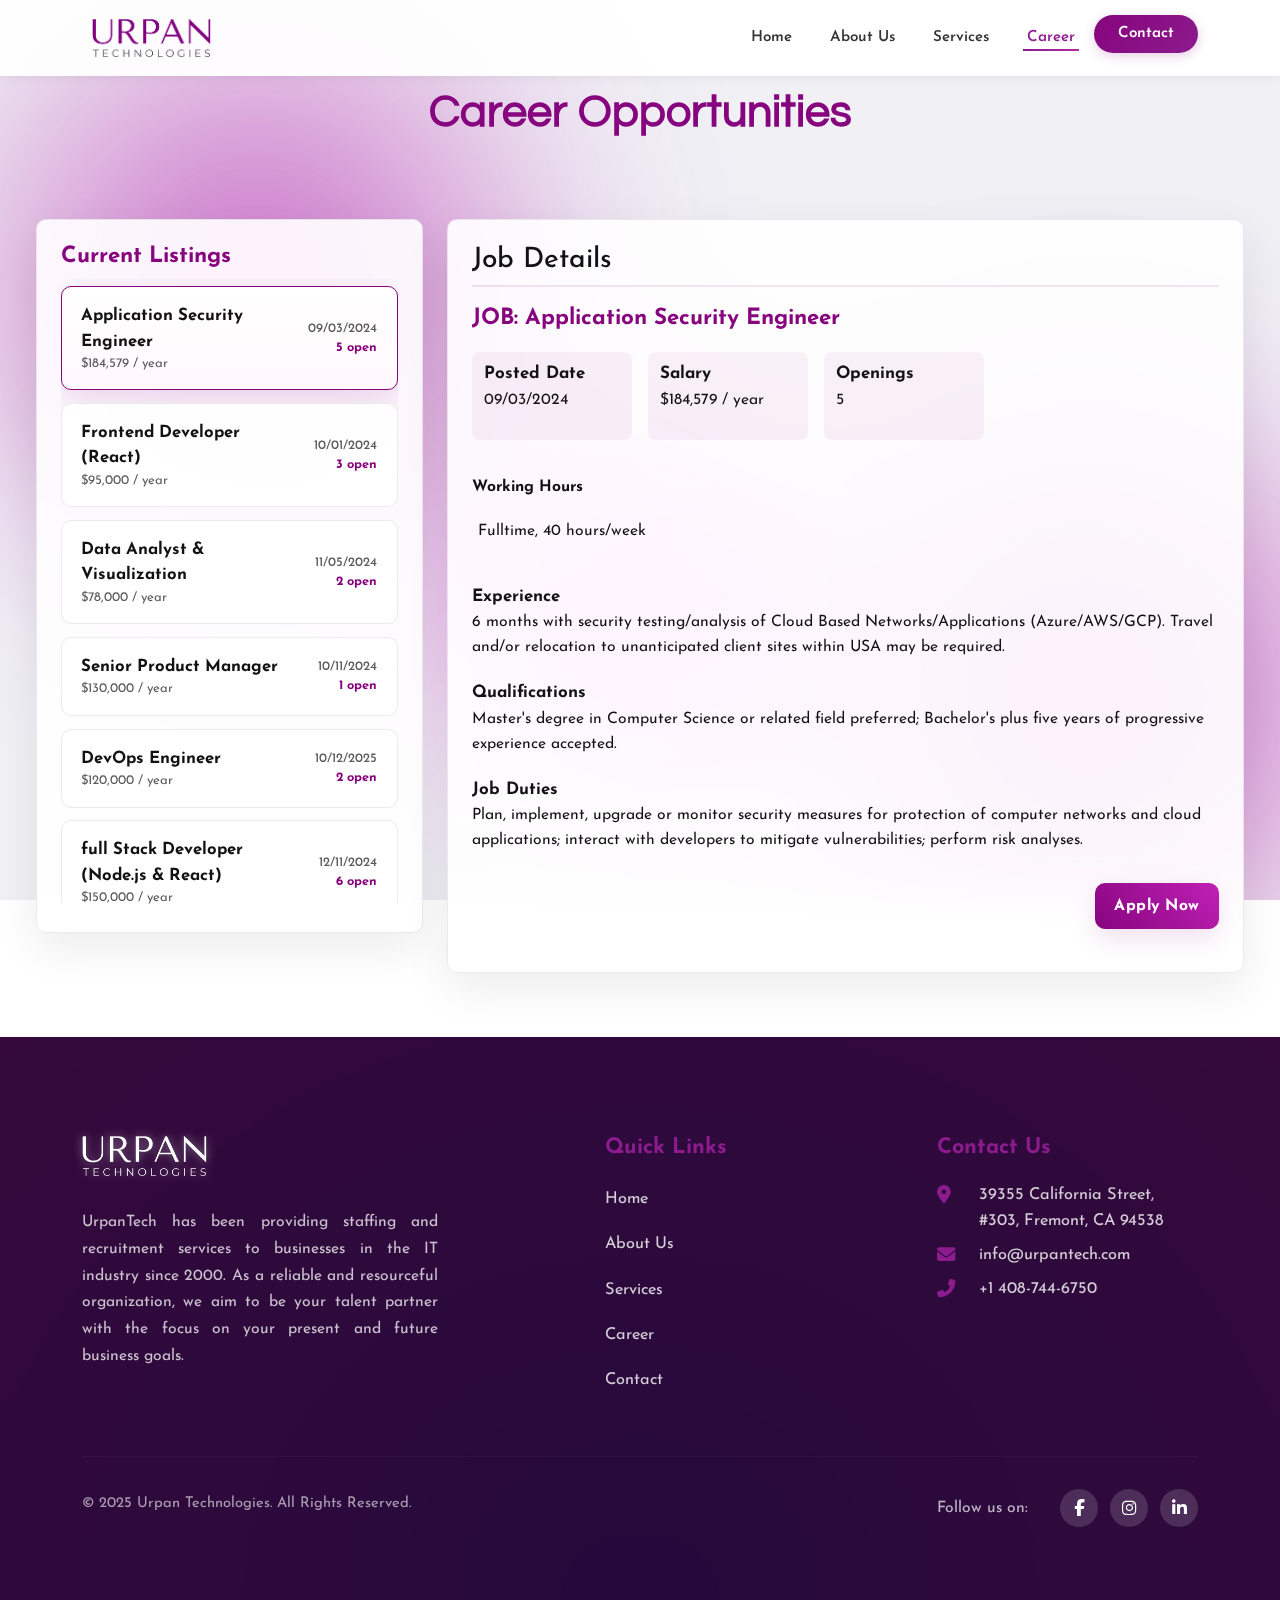
<file: careerForm.html>
<!DOCTYPE html>
<html lang="en">
  <head>
    <meta charset="UTF-8" />
    <meta name="viewport" content="width=device-width, initial-scale=1" />
    <title>Urpan Technologies - Careers</title>
    <link rel="icon" href="logo/logo.png" type="image/png" />

    <link
      href="https://cdn.jsdelivr.net/npm/bootstrap@5.3.0/dist/css/bootstrap.min.css"
      rel="stylesheet"
    />
    <link rel="preconnect" href="https://fonts.googleapis.com" />
    <link
      href="https://fonts.googleapis.com/css2?family=Nunito:ital,wght@0,200..1000;1,200..1000&family=Rubik:ital,wght@0,300..900;1,300..900&display=swap"
      rel="stylesheet"
    />

    <link
      href="https://fonts.googleapis.com/css2?family=Alan+Sans:wght@300..900&family=Crimson+Text:ital,wght@0,400;0,600;0,700;1,400;1,600;1,700&family=Dancing+Script:wght@400..700&family=Josefin+Sans:ital,wght@0,100..700;1,100..700&family=Krona+One&family=Libre+Baskerville:ital,wght@0,400;0,700;1,400&family=Questrial&family=Young+Serif&display=swap"
      rel="stylesheet"
    />
    <link
      rel="stylesheet"
      href="https://cdnjs.cloudflare.com/ajax/libs/font-awesome/6.5.0/css/all.min.css"
    />
    <link
      rel="stylesheet"
      href="https://cdn.jsdelivr.net/npm/bootstrap-icons@1.11.0/font/bootstrap-icons.css"
    />
    <link rel="stylesheet" href="career.css" />
    <link rel="stylesheet" href="index.css" />
    <link
      href="https://cdn.jsdelivr.net/npm/aos@2.3.4/dist/aos.css"
      rel="stylesheet"
    />
  </head>

  <body>
    <nav class="navbar navbar-expand-lg navbar-light fixed-top modern-navbar">
      <div class="container">
        <a class="navbar-brand" href="./index.html">
          <img
            src="./logo/logo-black.png"
            alt="Logo"
            class="logo"
            id="logo"
            height="40"
          />
        </a>
        <button
          class="navbar-toggler"
          type="button"
          data-bs-toggle="collapse"
          data-bs-target="#navbarNav"
          aria-controls="navbarNav"
          aria-expanded="false"
          aria-label="Toggle navigation"
        >
          <span class="navbar-toggler-icon"></span>
        </button>
        <div class="collapse navbar-collapse" id="navbarNav">
          <ul class="navbar-nav ms-auto">
            <li class="nav-item">
              <a class="nav-link" href="./index.html" data-aos="zoom-in"
                >Home</a
              >
            </li>
            <li class="nav-item">
              <a class="nav-link" href="./about.html" data-aos="zoom-in"
                >About Us</a
              >
            </li>
            <li class="nav-item">
              <a class="nav-link" href="./service.html" data-aos="zoom-in"
                >Services</a
              >
            </li>
            <li class="nav-item">
              <a
                class="nav-link active"
                href="./careerForm.html"
                data-aos="zoom-in"
                >Career</a
              >
            </li>
            <li class="nav-item cta-item">
              <a href="./contact.html" class="btn-contact" data-aos="zoom-in"
                >Contact</a
              >
            </li>
          </ul>
        </div>
      </div>
    </nav>

    <!-- <div style="padding-top: 70px"></div>   -->

    <div class="animated-gradient-bg" aria-hidden="true">
      <div class="gradient-blob blob-1"></div>
      <div class="gradient-blob blob-2"></div>
      <div class="gradient-blob blob-3"></div>
    </div>

    <header
      class="career-hero"
      data-aos="slide-down"
      data-aos-duration="800"
      data-aos-delay="200"
    >
      <h2 id="careerHeading">Career Opportunities</h2>
    </header>

    <section class="career-section">
      <main class="container career">
        <div class="row gx-4 gy-4 align-items-start">
          <aside class="col-lg-4 col-md-5">
            <div class="glass-card h-100 d-flex flex-column">
              <h3 class="mb-2 jobList">Current Listings</h3>
              <div
                id="jobList"
                class="list-group flex-grow-1"
                role="listbox"
                aria-label="Job listings"
              ></div>
            </div>
          </aside>

          <section class="col-lg-8 col-md-7">
            <div class="glass-card h-100" id="jobInfo" aria-live="polite">
              <div class="job-details-header">
                <h3 class="mb-0">Job Details</h3>
              </div>

              <h4>
                JOB: <span id="jobTitle">Application Security Engineer</span>
              </h4>

              <div class="meta-row mb-3">
                <div class="meta-item">
                  <span class="label-strong">Posted Date</span>
                  <div id="postedDate">09/03/2024</div>
                </div>
                <div class="meta-item">
                  <span class="label-strong">Salary</span>
                  <div id="salary">$184,579.00 per year</div>
                </div>
                <div class="meta-item">
                  <span class="label-strong">Openings</span>
                  <div id="openings">5</div>
                </div>
              </div>

              <div>
                <p class="label-strong">Working Hours</p>
                <div
                  id="workingHours"
                  style="display: inline-block; margin-left: 6px"
                >
                  Fulltime, 40 hrs/week
                </div>
              </div>

              <div>
                <span class="label-strong">Experience</span>
                <div id="experience">
                  Experience of Six (6) Months should include working with
                  Security Testing/Analysis of Cloud Based Networks/Applications
                  (Azure/AWS/GCP). Travel and/or relocation to unanticipated
                  client sites within USA may be required.
                </div>
              </div>

              <div>
                <span class="label-strong">Qualifications</span>
                <div id="education">
                  Master's degree in Computer Science or related field
                  preferred; Bachelor's plus five years of progressive
                  experience accepted.
                </div>
              </div>

              <div>
                <span class="label-strong">Job Duties</span>
                <div id="jobDuties">
                  Plan, implement, upgrade or monitor security measures for
                  protection of computer networks and cloud applications;
                  interact with developers to mitigate vulnerabilities; perform
                  risk analyses.
                </div>
              </div>

              <div class="d-flex justify-content-end mt-4">
                <button
                  class="apply-now-btn"
                  id="openApply"
                  data-bs-toggle="modal"
                  data-bs-target="#applicationModal"
                >
                  Apply Now
                </button>
              </div>
            </div>
          </section>
        </div>
      </main>
    </section>

    <div
      class="modal fade"
      id="applicationModal"
      tabindex="-1"
      aria-labelledby="applicationModalLabel"
      aria-hidden="true"
    >
      <div class="modal-dialog modal-dialog-centered modal-lg">
        <div class="modal-content">
          <div class="modal-header border-0">
            <h5 class="modal-title text-center" id="applicationModalLabel">
              Apply for Job
            </h5>
            <button
              type="button"
              class="btn-close"
              data-bs-dismiss="modal"
              aria-label="Close"
            ></button>
          </div>

          <div class="modal-body">
            <form
              id="applicationForm"
              action=""
              method="POST"
              enctype="multipart/form-data"
              target="hidden_iframe"
            >
              <div class="mb-2">
                <label for="applicantName" class="form-label">Full Name</label>
                <input
                  type="text"
                  class="form-control"
                  id="applicantName"
                  name="name"
                  required
                />
              </div>
              <div class="mb-2">
                <label for="applicantEmail" class="form-label"
                  >Email address</label
                >
                <input
                  type="email"
                  class="form-control"
                  id="applicantEmail"
                  name="email"
                  required
                />
              </div>
              <div class="mb-2">
                <label for="applicantPhone" class="form-label"
                  >Phone Number</label
                >
                <input
                  type="tel"
                  class="form-control"
                  id="applicantPhone"
                  name="phone"
                  required
                />
              </div>
              <div class="mb-2">
                <label for="jobTitleDisplay" class="form-label"
                  >Applying for</label
                >
                <input
                  type="text"
                  class="form-control"
                  id="jobTitleDisplay"
                  name="job_applied_for_display"
                  readonly
                />
                <input
                  type="hidden"
                  id="jobTitleHidden"
                  name="job_applied_for"
                />
              </div>
              <div class="mb-2">
                <label for="resumeFile" class="form-label"
                  >Upload Resume (PDF, DOC, DOCX - Max 10MB)</label
                >
                <input
                  class="form-control"
                  type="file"
                  id="resumeFile"
                  name="resumeFile"
                  accept=".pdf,.doc,.docx"
                  required
                />
                <div class="form-text">
                  Accepted formats: PDF, DOC, DOCX. Maximum size: 10MB
                </div>
              </div>

              <div class="modal-footer">
                <button
                  type="button"
                  class="btn btn-secondary"
                  data-bs-dismiss="modal"
                >
                  Close
                </button>
                <button
                  type="submit"
                  class="btn btn-primary"
                  style="color: beige"
                >
                  Submit Application
                </button>
              </div>
            </form>

            <div
              id="thankYouMessage"
              class="thank-you-container d-none mt-3 text-center"
            >
              <div
                class="checkmark-circle mb-3"
                style="font-size: 3rem; color: var(--accent)"
              >
                <i class="bi bi-check-circle-fill"></i>
              </div>
              <h5>Thank You for Your Application!</h5>
              <p>
                We have received your application and will review it shortly.
                <br />
                Our HR team will contact you if your qualifications match our
                requirements.
              </p>
            </div>
          </div>
        </div>
      </div>
    </div>

    <footer class="footer-main">
      <div class="footer-blur-background"></div>
      <div class="container py-5">
        <div class="row d-flex justify-content-between align-items-start">
          <div class="col-lg-4 col-md-6 mb-4 text-md-start">
            <img
              src="./logo/logo-black.png"
              alt="Logo"
              class="footer-logo mb-3"
            />
            <p class="company-description">
              UrpanTech has been providing staffing and recruitment services to
              businesses in the IT industry since 2000. As a reliable and
              resourceful organization, we aim to be your talent partner with
              the focus on your present and future business goals.
            </p>
          </div>

          <div class="col-lg-2 col-md-3 mb-4 text-md-start">
            <h5>Quick Links</h5>
            <ul class="list-unstyled">
              <li><a href="./index.html" class="footer-link">Home</a></li>
              <li><a href="./about.html" class="footer-link">About Us</a></li>
              <li>
                <a href="./service.html" class="footer-link">Services</a>
              </li>
              <li>
                <a href="./careerForm.html" class="footer-link">Career</a>
              </li>
              <li>
                <a href="./contact.html" class="footer-link">Contact</a>
              </li>
            </ul>
          </div>

          <div class="col-lg-3 col-md-3 mb-4 footer-contact-info text-md-start">
            <h5>Contact Us</h5>
            <ul class="list-unstyled contact-list">
              <li class="d-flex mb-2">
                <i class="fas fa-map-marker-alt me-3 mt-1"></i>
                <a
                  href="https://www.google.com/maps/search/39355+California+Street,+%23303,+Fremont,+CA+94538"
                  target="_blank"
                  rel="noopener noreferrer"
                  class="footer-link p-0"
                >
                  39355 California Street, #303, Fremont, CA 94538
                </a>
              </li>
              <li class="d-flex mb-2">
                <i class="fas fa-envelope me-3 mt-1"></i>
                <a href="mailto:info@urpantech.com" class="footer-link p-0"
                  >info@urpantech.com</a
                >
              </li>
              <li class="d-flex">
                <i class="fas fa-phone-alt me-3 mt-1"></i>
                <a href="tel:+14087446750" class="footer-link p-0"
                  >+1 408-744-6750</a
                >
              </li>
            </ul>
          </div>
        </div>

        <hr class="footer-divider my-4" />

        <div class="row align-items-center justify-content-between pt-2">
          <div class="col-md-6 text-md-start mb-2">
            <p class="copyright-text mb-0">
              © 2025 Urpan Technologies. All Rights Reserved.
            </p>
          </div>

          <div class="col-md-6 text-center text-md-end">
            <div
              class="social-links-combined d-flex justify-content-center justify-content-md-end"
            >
              <span class="mb-0 me-3 d-none d-sm-block">Follow us on:</span>
              <a
                href="https://www.facebook.com/urpantechinc"
                target="_blank"
                aria-label="Facebook"
                class="social-icon-footer"
              >
                <i class="fab fa-facebook-f"></i>
              </a>
              <a
                href="https://www.instagram.com/urpan_tech/"
                target="_blank"
                aria-label="Instagram"
                class="social-icon-footer"
              >
                <i class="fab fa-instagram"></i>
              </a>
              <a
                href="https://www.linkedin.com/company/urpantech/"
                target="_blank"
                aria-label="LinkedIn"
                class="social-icon-footer"
              >
                <i class="fab fa-linkedin-in"></i>
              </a>
            </div>
          </div>
        </div>
      </div>
    </footer> 

    <script src="https://cdn.jsdelivr.net/npm/bootstrap@5.3.0/dist/js/bootstrap.bundle.min.js"></script>
    <script src="https://cdn.jsdelivr.net/npm/aos@2.3.4/dist/aos.js"></script>

    <!-- Hidden iframe for form submission -->
    <iframe
      name="hidden_iframe"
      id="hidden_iframe"
      style="display: none"
    ></iframe>

    <script>
      // ============================================
      // 🔥 CRITICAL: REPLACE WITH YOUR ACTUAL GOOGLE APPS SCRIPT WEB APP URL
      // ============================================
      const SCRIPT_URL =
        "https://script.google.com/macros/s/AKfycbxWpeUZn87mMVAG_wmN5KuNiR6WunigjhjrByN4DhWkEegbpZS_Wh06InrAHYrbgya6Vw/exec";

      // ============================================
      // JOB DATA
      // ============================================
      const jobs = [
        {
          id: "job-1",
          title: "Application Security Engineer",
          postedDate: "09/03/2024",
          salary: "$184,579 / year",
          workingHours: "Fulltime, 40 hours/week",
          openings: 5,
          experience:
            "6 months with security testing/analysis of Cloud Based Networks/Applications (Azure/AWS/GCP). Travel and/or relocation to unanticipated client sites within USA may be required.",
          education:
            "Master's degree in Computer Science or related field preferred; Bachelor's plus five years of progressive experience accepted.",
          jobDuties:
            "Plan, implement, upgrade or monitor security measures for protection of computer networks and cloud applications; interact with developers to mitigate vulnerabilities; perform risk analyses.",
        },
        {
          id: "job-2",
          title: "Frontend Developer (React)",
          postedDate: "10/01/2024",
          salary: "$95,000 / year",
          workingHours: "Fulltime, 40 hours/week",
          openings: 3,
          experience:
            "2+ years building responsive UIs with React and modern CSS. Experience with design systems is a plus.",
          education:
            "Bachelor's in Computer Science or equivalent experience in front-end development.",
          jobDuties:
            "Build and maintain reusable UI components; optimize application performance; collaborate with UX/UI designers; ensure cross-browser compatibility.",
        },
        {
          id: "job-3",
          title: "Data Analyst & Visualization",
          postedDate: "11/05/2024",
          salary: "$78,000 / year",
          workingHours: "Fulltime, 40 hours/week",
          openings: 2,
          experience:
            "1+ year with SQL, Python, ETL processes, and familiarity with BI tools (Tableau/PowerBI).",
          education:
            "Bachelor's in Statistics, Math, Computer Science, or related analytical field.",
          jobDuties:
            "Analyze large datasets to identify trends; create clear dashboards and reports; present actionable insights to internal stakeholders.",
        },
        {
          id: "job-4",
          title: "Senior Product Manager",
          postedDate: "10/11/2024",
          salary: "$130,000 / year",
          workingHours: "Fulltime, 40 hours/week",
          openings: 1,
          experience:
            "5+ years managing product roadmaps for B2B SaaS applications and deep understanding of agile methodologies.",
          education:
            "Bachelor's or equivalent experience. MBA or relevant certification highly valued.",
          jobDuties:
            "Define product vision and strategy; prioritize roadmap based on customer feedback and business goals; coordinate cross-functional delivery with engineering and marketing teams.",
        },
        {
          id: "job-5",
          title: "DevOps Engineer",
          postedDate: "10/12/2025",
          salary: "$120,000 / year",
          workingHours: "Fulltime, 40 hours/week",
          openings: 2,
          experience:
            "3+ years with CI/CD pipelines, Docker, Kubernetes, and cloud platforms (AWS/Azure/GCP).",
          education:
            "Bachelor's in Computer Science or equivalent experience. Relevant certifications are a plus.",
          jobDuties:
            "Design and implement CI/CD pipelines; manage cloud infrastructure; automate deployment processes; monitor system performance and security.",
        },
        {
          id: "job-6",
          title: "full Stack Developer (Node.js & React)",
          postedDate: "12/11/2024",
          salary: "$150,000 / year",
          workingHours: "Fulltime, 40 hours/week",
          openings: 6,
          experience:
            "3+ years with CI/CD pipelines, Docker, Kubernetes, and cloud platforms (AWS/Azure/GCP).",
          education:
            "Bachelor's in Computer Science or equivalent experience. Relevant certifications are a plus.",
          jobDuties:
            "Design and implement CI/CD pipelines; manage cloud infrastructure; automate deployment processes; monitor system performance and security.",
        },
      ];

      // ============================================
      // DOM ELEMENTS
      // ============================================
      const jobListEl = document.getElementById("jobList");
      const jobTitleEl = document.getElementById("jobTitle");
      const postedDateEl = document.getElementById("postedDate");
      const salaryEl = document.getElementById("salary");
      const workingHoursEl = document.getElementById("workingHours");
      const openingsEl = document.getElementById("openings");
      const experienceEl = document.getElementById("experience");
      const educationEl = document.getElementById("education");
      const jobDutiesEl = document.getElementById("jobDuties");
      const jobTitleDisplay = document.getElementById("jobTitleDisplay");
      const jobTitleHidden = document.getElementById("jobTitleHidden");
      const applicationForm = document.getElementById("applicationForm");
      const thankYouMessage = document.getElementById("thankYouMessage");
      const jobInfoPanel = document.getElementById("jobInfo");

      // ============================================
      // FORM VALIDATION (Excluding Resume)
      // ============================================

      // Validation patterns
      const validationRules = {
        name: {
          pattern: /^[a-zA-Z\s]{2,50}$/,
          message:
            "Name must be 2-50 characters and contain only letters and spaces",
        },
        email: {
          pattern: /^[^\s@]+@[^\s@]+\.[^\s@]+$/,
          message: "Please enter a valid email address",
        },
        phone: {
          pattern: /^[0-9]{10}$/,
          message:
            "Please enter a valid 10-digit phone number (e.g., 1234567890)",
        },
      };

      // Show error message
      function showError(inputElement, message) {
        removeError(inputElement);
        inputElement.classList.add("is-invalid");

        const errorDiv = document.createElement("div");
        errorDiv.className = "invalid-feedback d-block";
        errorDiv.textContent = message;
        errorDiv.setAttribute("data-error-for", inputElement.id);

        inputElement.parentElement.appendChild(errorDiv);
      }

      // Remove error message
      function removeError(inputElement) {
        inputElement.classList.remove("is-invalid");
        inputElement.classList.add("is-valid");

        const existingError = inputElement.parentElement.querySelector(
          `[data-error-for="${inputElement.id}"]`
        );
        if (existingError) {
          existingError.remove();
        }
      }

      // Clear all validation states
      function clearAllValidation() {
        const inputs = document.querySelectorAll(
          '#applicationForm input:not([type="file"])'
        );
        inputs.forEach((input) => {
          input.classList.remove("is-invalid", "is-valid");
          const error = input.parentElement.querySelector(
            `[data-error-for="${input.id}"]`
          );
          if (error) error.remove();
        });
      }

      // Validate single field
      function validateField(inputElement) {
        const fieldName = inputElement.name;
        const value = inputElement.value.trim();

        if (!value) {
          showError(
            inputElement,
            `${inputElement.labels[0].textContent} is required`
          );
          return false;
        }

        if (validationRules[fieldName]) {
          const rule = validationRules[fieldName];
          if (!rule.pattern.test(value)) {
            showError(inputElement, rule.message);
            return false;
          }
        }

        removeError(inputElement);
        return true;
      }

      // Validate all fields
      function validateAllFields() {
        const nameInput = document.getElementById("applicantName");
        const emailInput = document.getElementById("applicantEmail");
        const phoneInput = document.getElementById("applicantPhone");

        const isNameValid = validateField(nameInput);
        const isEmailValid = validateField(emailInput);
        const isPhoneValid = validateField(phoneInput);

        return isNameValid && isEmailValid && isPhoneValid;
      }

      // Real-time validation on blur
      function setupRealtimeValidation() {
        const nameInput = document.getElementById("applicantName");
        const emailInput = document.getElementById("applicantEmail");
        const phoneInput = document.getElementById("applicantPhone");

        [nameInput, emailInput, phoneInput].forEach((input) => {
          input.addEventListener("blur", function () {
            if (this.value.trim()) {
              validateField(this);
            }
          });

          input.addEventListener("input", function () {
            if (this.classList.contains("is-invalid")) {
              removeError(this);
            }
          });
        });
      }

      // Format phone number as user types (no dashes)
      function setupPhoneFormatting() {
        const phoneInput = document.getElementById("applicantPhone");

        phoneInput.addEventListener("input", function (e) {
          // Only allow digits
          this.value = this.value.replace(/\D/g, "");
        });
      }

      // Prevent spaces in email
      function setupEmailValidation() {
        const emailInput = document.getElementById("applicantEmail");

        emailInput.addEventListener("input", function () {
          this.value = this.value.replace(/\s/g, "");
        });
      }

      // Capitalize name automatically
      function setupNameFormatting() {
        const nameInput = document.getElementById("applicantName");

        nameInput.addEventListener("blur", function () {
          const words = this.value.trim().split(" ");
          const capitalized = words
            .map((word) => {
              if (word.length > 0) {
                return (
                  word.charAt(0).toUpperCase() + word.slice(1).toLowerCase()
                );
              }
              return word;
            })
            .join(" ");
          this.value = capitalized;
        });
      }

      // Initialize validation
      function initializeFormValidation() {
        setupRealtimeValidation();
        setupPhoneFormatting();
        setupEmailValidation();
        setupNameFormatting();

        const modal = document.getElementById("applicationModal");
        modal?.addEventListener("hidden.bs.modal", function () {
          clearAllValidation();
        });
      }

      // ============================================
      // RENDER JOB LIST
      // ============================================
      function renderJobList(selectedId = null) {
        jobListEl.innerHTML = "";
        jobs.forEach((job, idx) => {
          const btn = document.createElement("button");
          btn.setAttribute("type", "button");
          btn.className = "job-item";
          btn.dataset.id = job.id;
          btn.innerHTML = `
            <div>
              <div class="title">${job.title}</div>
              <div style="font-size:0.82rem;color:var(--muted)">${job.salary}</div>
            </div>
            <div class="meta">
              <div>${job.postedDate}</div>
              <div style="font-weight:700;color:var(--accent);">${job.openings} open</div>
            </div>
          `;
          btn.addEventListener("click", () => selectJob(job.id));
          jobListEl.appendChild(btn);
        });

        if (selectedId) {
          selectJob(selectedId);
        } else if (jobs.length > 0) {
          selectJob(jobs[0].id);
        }
      }

      // ============================================
      // SELECT JOB
      // ============================================
      function selectJob(id) {
        const job = jobs.find((j) => j.id === id);
        if (!job) return;

        jobInfoPanel.style.transition = "opacity 0.2s ease-out";
        jobInfoPanel.style.opacity = "0";

        setTimeout(() => {
          jobTitleEl.textContent = job.title;
          postedDateEl.textContent = job.postedDate;
          salaryEl.textContent = job.salary;
          workingHoursEl.textContent = job.workingHours;
          openingsEl.textContent = job.openings;
          experienceEl.textContent = job.experience;
          educationEl.textContent = job.education;
          jobDutiesEl.textContent = job.jobDuties;
          jobTitleDisplay.value = job.title;
          jobTitleHidden.value = job.title;

          Array.from(jobListEl.children).forEach((el) => {
            el.classList.toggle("active", el.dataset.id === id);
          });

          jobInfoPanel.style.opacity = "1";

          if (window.innerWidth < 992) {
            jobInfoPanel.scrollIntoView({ behavior: "smooth", block: "start" });
          }
        }, 200);
      }

      // ============================================
      // FORM SUBMISSION WITH VALIDATION
      // ============================================
      applicationForm?.addEventListener("submit", async function (e) {
        e.preventDefault();

        // Validate all fields first
        if (!validateAllFields()) {
          const firstError = this.querySelector(".is-invalid");
          if (firstError) {
            firstError.focus();
            firstError.scrollIntoView({ behavior: "smooth", block: "center" });
          }
          return;
        }

        const submitBtn = this.querySelector('button[type="submit"]');
        const originalBtnText = submitBtn.textContent;
        submitBtn.disabled = true;
        submitBtn.textContent = "Uploading...";

        const modalBody = document.querySelector(
          "#applicationModal .modal-body"
        );
        const existingMsgBox = modalBody.querySelector(
          ".alert-danger, .alert-warning"
        );
        if (existingMsgBox) {
          existingMsgBox.remove();
        }

        try {
          // FILE VALIDATION
          const fileInput = document.getElementById("resumeFile");
          if (!fileInput.files || fileInput.files.length === 0) {
            throw new Error("Please select a resume file to upload.");
          }

          const file = fileInput.files[0];
          const maxSize = 10 * 1024 * 1024;

          if (file.size > maxSize) {
            throw new Error(
              "File size must be less than 10MB. Your file is " +
                (file.size / (1024 * 1024)).toFixed(2) +
                "MB."
            );
          }

          const allowedTypes = [".pdf", ".doc", ".docx"];
          const fileExt = "." + file.name.split(".").pop().toLowerCase();
          if (!allowedTypes.includes(fileExt)) {
            throw new Error(
              "Please upload a PDF, DOC, or DOCX file. Your file type: " +
                fileExt
            );
          }

          console.log(
            `📎 Processing file: ${file.name} (${(file.size / 1024).toFixed(
              2
            )} KB)`
          );
          submitBtn.textContent = "Processing file...";

          // Convert file to base64
          const base64File = await new Promise((resolve, reject) => {
            const reader = new FileReader();
            reader.onload = () => resolve(reader.result.split(",")[1]);
            reader.onerror = reject;
            reader.readAsDataURL(file);
          });

          console.log("✅ File converted to base64");
          submitBtn.textContent = "Submitting...";

          // Prepare form data
          const formData = {
            name: document.getElementById("applicantName").value,
            email: document.getElementById("applicantEmail").value,
            phone: document.getElementById("applicantPhone").value,
            job_applied_for: document.getElementById("jobTitleHidden").value,
            fileName: file.name,
            fileData: base64File,
            mimeType: file.type || "application/pdf",
          };

          console.log("📤 Sending to Google Apps Script...");

          // Send to Google Apps Script
          const response = await fetch(SCRIPT_URL, {
            method: "POST",
            headers: {
              "Content-Type": "application/x-www-form-urlencoded",
            },
            body: new URLSearchParams(formData),
          });

          console.log("📡 Response received");

          // Show success message
          applicationForm.classList.add("d-none");
          thankYouMessage.classList.remove("d-none");
          console.log("✅ Application submitted successfully!");

          // Reset form after 3 seconds and close modal
          setTimeout(() => {
            const modal = bootstrap.Modal.getInstance(
              document.getElementById("applicationModal")
            );
            if (modal) {
              modal.hide();
            }
            setTimeout(() => {
              applicationForm.reset();
              applicationForm.classList.remove("d-none");
              thankYouMessage.classList.add("d-none");
              clearAllValidation();
              submitBtn.disabled = false;
              submitBtn.textContent = originalBtnText;
            }, 500);
          }, 3000);
        } catch (error) {
          console.error("❌ Submission error:", error);

          const msgBox = document.createElement("div");
          msgBox.className =
            "alert alert-danger d-flex align-items-center mb-3";
          msgBox.innerHTML = `
          <i class="bi bi-exclamation-triangle-fill me-2"></i>
          <div>Error: ${error.message}</div>
        `;
          modalBody.prepend(msgBox);

          submitBtn.disabled = false;
          submitBtn.textContent = originalBtnText;
        }
      });

      // ==================================
      // INITIALIZE
      // ==================================
      document.addEventListener("DOMContentLoaded", () => {
        renderJobList();
        initializeFormValidation();
        if (typeof AOS !== "undefined") {
          AOS.init({
            duration: 1000,
            once: true,
          });
        }
      });
    </script>
  </body>
</html>
</file>
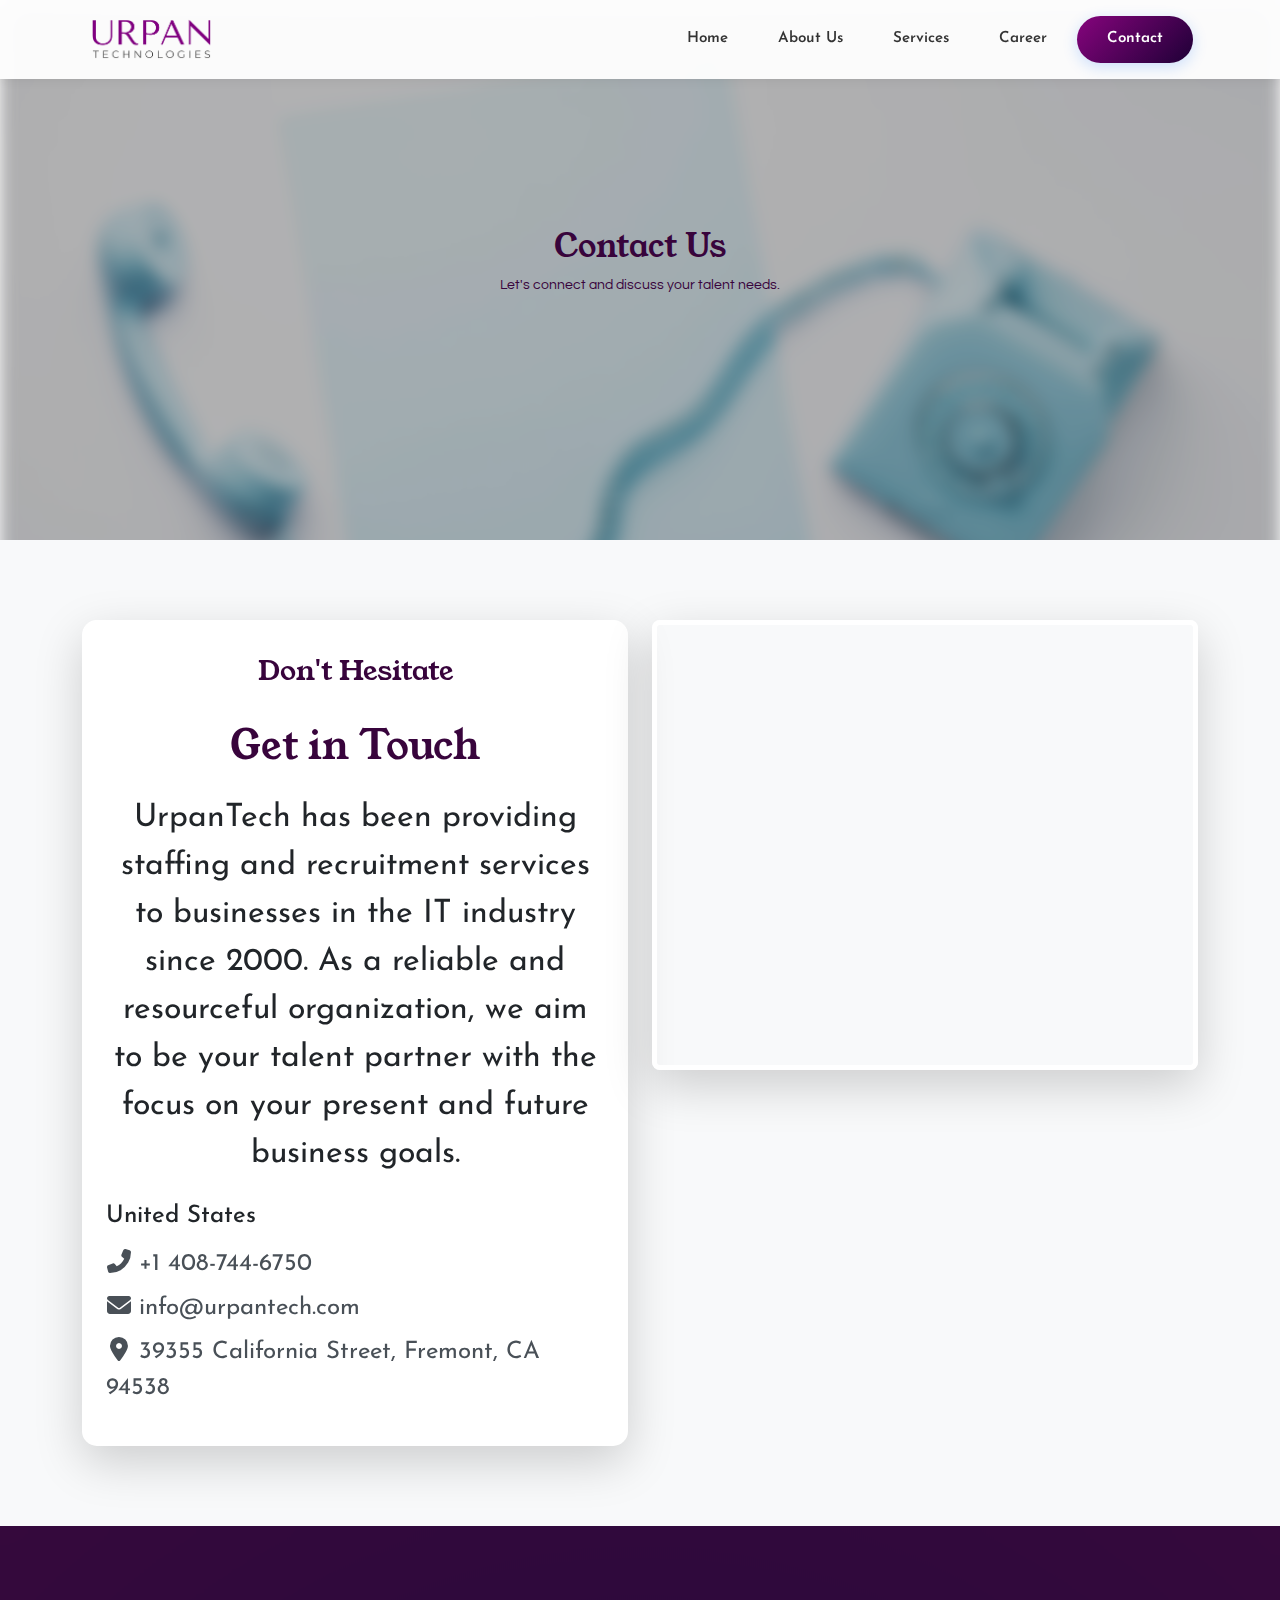
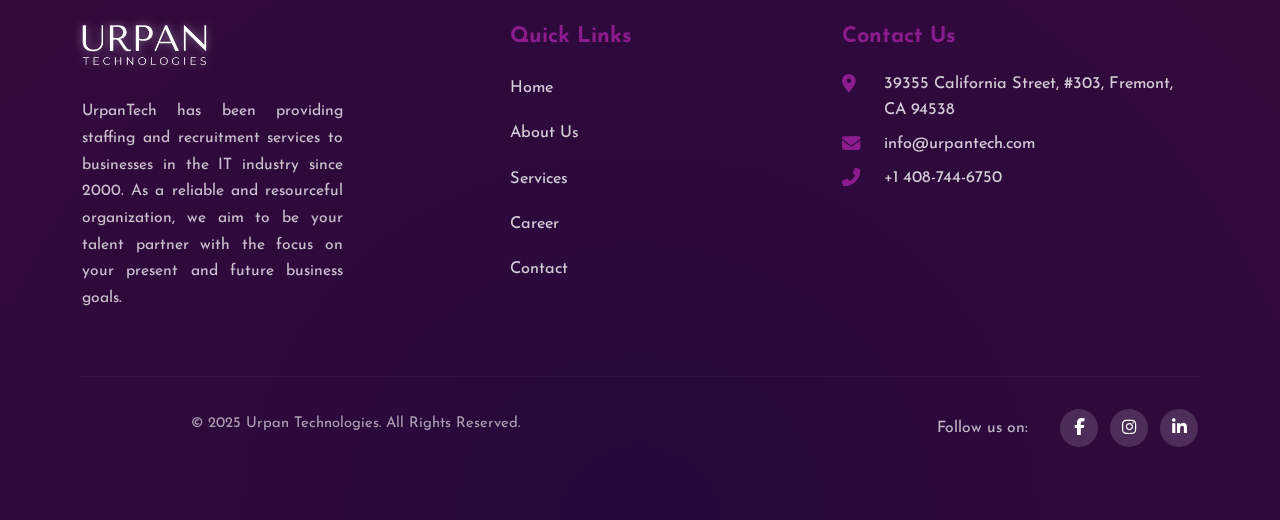
<file: contact.html>
<!DOCTYPE html>
<html lang="en">
  <head>
    <meta charset="UTF-8" />
    <meta name="viewport" content="width=device-width, initial-scale=1" />
    <title>Urpan Technologies</title>
    <link rel="icon" href="logo/logo.png" type="image/png" />

    <link
      href="https://cdn.jsdelivr.net/npm/bootstrap@5.3.0/dist/css/bootstrap.min.css"
      rel="stylesheet"
    />
    <link rel="stylesheet" href="contact.css" />
    <link rel="stylesheet" href="index.css" />
    <link rel="preconnect" href="https://fonts.googleapis.com" />
    <link rel="preconnect" href="https://fonts.gstatic.com" crossorigin />
    <link
      href="https://fonts.googleapis.com/css2?family=Alan+Sans:wght@300..900&family=Crimson+Text:ital,wght@0,400;0,600;0,700;1,400;1,600;1,700&family=Dancing+Script:wght@400..700&family=Josefin+Sans:ital,wght@0,100..700;1,100..700&family=Krona+One&family=Libre+Baskerville:ital,wght@0,400;0,700;1,400&family=Questrial&family=Young+Serif&display=swap"
      rel="stylesheet"
    />
    <link
      rel="stylesheet"
      href="https://cdnjs.cloudflare.com/ajax/libs/font-awesome/6.5.0/css/all.min.css"
    />
    <link
      rel="stylesheet"
      href="https://cdn.jsdelivr.net/npm/bootstrap-icons@1.13.1/font/bootstrap-icons.min.css"
    />
    <link
      href="https://cdn.jsdelivr.net/npm/aos@2.3.4/dist/aos.css"
      rel="stylesheet"
    />
  </head>
  <body>
    <nav class="navbar navbar-expand-lg navbar-light fixed-top modern-navbar">
      <div class="container">
        <a class="navbar-brand" href="./index.html">
          <img
            src="./logo/logo-black.png"
            alt="Logo"
            class="logo"
            id="logo"
            height="40"
          />
        </a>
        <button
          class="navbar-toggler"
          type="button"
          data-bs-toggle="collapse"
          data-bs-target="#navbarNav"
          aria-controls="navbarNav"
          aria-expanded="false"
          aria-label="Toggle navigation"
        >
          <span class="navbar-toggler-icon"></span>
        </button>
        <div class="collapse navbar-collapse" id="navbarNav">
          <ul class="navbar-nav ms-auto">
            <li class="nav-item">
              <a class="nav-link" href="./index.html" data-aos="zoom-in"
                >Home</a
              >
            </li>
            <li class="nav-item">
              <a class="nav-link" href="./about.html" data-aos="zoom-in"
                >About Us</a
              >
            </li>
            <li class="nav-item">
              <a class="nav-link" href="./service.html" data-aos="zoom-in"
                >Services</a
              >
            </li>
            <li class="nav-item">
              <a class="nav-link" href="./careerForm.html" data-aos="zoom-in"
                >Career</a
              >
            </li>
            <li class="nav-item cta-item">
              <a href="./contact.html" data-aos="zoom-in" class="btn-contact"
                >Contact</a
              >
            </li>
          </ul>
        </div>
      </div>
    </nav>

    <!-- <div style="padding-top: 70px"></div> -->

    <div class="contact">
      <div class="bg-blur" id="bg-blur-parallax"></div>
      <div class="hero-content">
        <h2>Contact Us</h2>
        <p>Let's connect and discuss your talent needs.</p>
      </div>
    </div>

    <section id="contact-details" class="contact-section">
      <div class="container cont">
        <div class="row">
          <div class="col-md-6 mb-5 mb-md-0">
            <div
              class="card p-4 shadow-lg h-100 bg-white"
              data-aos="fade-right"
            >
              <h3 class="mb-4">Don't Hesitate</h3>
              <h2 class="mb-4">Get in Touch</h2>
              <p class="mb-4">
                UrpanTech has been providing staffing and recruitment services
                to businesses in the IT industry since 2000. As a reliable and
                resourceful organization, we aim to be your talent partner with
                the focus on your present and future business goals.
              </p>

              <h4 class="mb-3">United States</h4>
              <ul class="list-unstyled contact-detail">
                <li class="mb-2">
                  <i class="fas fa-phone-alt"></i> +1 408-744-6750
                </li>
                <li class="mb-2">
                  <i class="fas fa-envelope"></i> info@urpantech.com
                </li>
                <li>
                  <i class="fas fa-map-marker-alt"></i> 39355 California Street,
                  Fremont, CA 94538
                </li>
              </ul>
            </div>
          </div>

          <div class="col-md-6">
            <div
              class="map-container shadow-lg rounded-3 overflow-hidden"
              data-aos="zoom-in"
            >
              <iframe
                src="https://www.google.com/maps/embed?pb=!1m18!1m12!1m3!1d3163.341180462815!2d-121.98480992342044!3d37.54702477204355!2m3!1f0!2f0!3f0!3m2!1i1024!2i768!4f13.1!3m3!1m2!1s0x808fc09a1cbffcf9%3A0x567b93d0e4116509!2s39355%20California%20St%2C%20Fremont%2C%20CA%2094538%2C%20USA!5e0!3m2!1sen!2sin!4v1753822058635!5m2!1sen!2sin"
                width="100%"
                height="100%"
                style="border: 0"
                allowfullscreen=""
                loading="lazy"
                referrerpolicy="no-referrer-when-downgrade"
              ></iframe>
            </div>
          </div>
        </div>
      </div>
    </section>

    <footer class="footer-main">
      <div class="footer-blur-background"></div>
      <div class="container py-5">
        <div class="row d-flex justify-content-between align-items-start">
          <div class="col-lg-3 col-md-6 mb-4 text-md-start">
            <img
              src="./logo/logo-black.png"
              alt="Logo"
              class="footer-logo mb-3"
            />
            <p class="company-description">
              UrpanTech has been providing staffing and recruitment services to
              businesses in the IT industry since 2000. As a reliable and
              resourceful organization, we aim to be your talent partner with
              the focus on your present and future business goals.
            </p>
          </div>

          <div class="col-lg-2 col-md-3 mb-4 text-md-start">
            <h5>Quick Links</h5>
            <ul class="list-unstyled">
              <li><a href="./index.html" class="footer-link">Home</a></li>
              <li><a href="./about.html" class="footer-link">About Us</a></li>
              <li><a href="./service.html" class="footer-link">Services</a></li>
              <li>
                <a href="./careerForm.html" class="footer-link">Career</a>
              </li>
              <li><a href="./contact.html" class="footer-link">Contact</a></li>
            </ul>
          </div>

          <div class="col-lg-4 col-md-3 mb-4 footer-contact-info text-md-start">
            <h5>Contact Us</h5>
            <ul class="list-unstyled contact-list">
              <li class="d-flex mb-2">
                <i class="fas fa-map-marker-alt me-3 mt-1"></i>
                <a
                  href="https://www.google.com/maps/search/?api=1&query=39355+California+Street+%23303+Fremont+CA+94538"
                  target="_blank"
                  rel="noopener noreferrer"
                  class="footer-link p-0"
                >
                  39355 California Street, #303, Fremont, CA 94538
                </a>
              </li>
              <li class="d-flex mb-2">
                <i class="fas fa-envelope me-3 mt-1"></i>
                <a href="mailto:info@urpantech.com" class="footer-link p-0"
                  >info@urpantech.com</a
                >
              </li>
              <li class="d-flex">
                <i class="fas fa-phone-alt me-3 mt-1"></i>
                <a href="tel:+14087446750" class="footer-link p-0"
                  >+1 408-744-6750</a
                >
              </li>
            </ul>
          </div>
        </div>

        <hr class="footer-divider my-4" />

        <div class="row align-items-center justify-content-between pt-2">
          <div class="col-md-6 text-center text-md-start mb-2">
            <p class="copyright-text mb-0">
              © 2025 Urpan Technologies. All Rights Reserved.
            </p>
          </div>

          <div class="col-md-6 text-center text-md-end">
            <div
              class="social-links-combined d-flex justify-content-center justify-content-md-end"
            >
              <span class="mb-0 me-3 d-none d-sm-block">Follow us on:</span>
              <a
                href="https://www.facebook.com/urpantechinc"
                target="_blank"
                aria-label="Facebook"
                class="social-icon-footer"
              >
                <i class="fab fa-facebook-f"></i>
              </a>
              <a
                href="https://www.instagram.com/urpan_tech/"
                target="_blank"
                aria-label="Instagram"
                class="social-icon-footer"
              >
                <i class="fab fa-instagram"></i>
              </a>
              <a
                href="https://www.linkedin.com/company/urpantech/"
                target="_blank"
                aria-label="LinkedIn"
                class="social-icon-footer"
              >
                <i class="fab fa-linkedin-in"></i>
              </a>
            </div>
          </div>
        </div>
      </div>
    </footer>

    <script src="https://code.jquery.com/jquery-3.6.0.min.js"></script>
    <script src="https://cdn.jsdelivr.net/npm/bootstrap@5.3.0/dist/js/bootstrap.bundle.min.js"></script>

    <script>
      // Add active class to current page
      document.addEventListener("DOMContentLoaded", function () {
        var currentPage = window.location.pathname.split("/").pop();
        document
          .querySelectorAll(".navbar-nav .nav-item")
          .forEach(function (item) {
            item.classList.remove("active");
          });
        document
          .querySelectorAll(".navbar-nav .nav-link")
          .forEach(function (link) {
            var href = link.getAttribute("href").replace("./", "");
            if (href === "contact.html") {
              link.parentNode.classList.add("active");
            }
          });
      });
    </script>

    <script>
      // Real-Time Scroll (Parallax) Effect
      window.addEventListener("scroll", function () {
        const scrollPosition = window.pageYOffset;
        const bgElement = document.getElementById("bg-blur-parallax");
        if (bgElement) {
          // Move the background element slower than the scroll, creating a parallax effect
          bgElement.style.transform =
            "translateY(" + scrollPosition * 0.4 + "px)";
        }
      });
    </script>

    <script src="https://cdn.jsdelivr.net/npm/aos@2.3.4/dist/aos.js"></script>
    <script>
      AOS.init({
        duration: 3000, // animation duration (default: 400)
        once: true, // whether animation should happen only once
      });
    </script>
  </body>
</html>
</file>
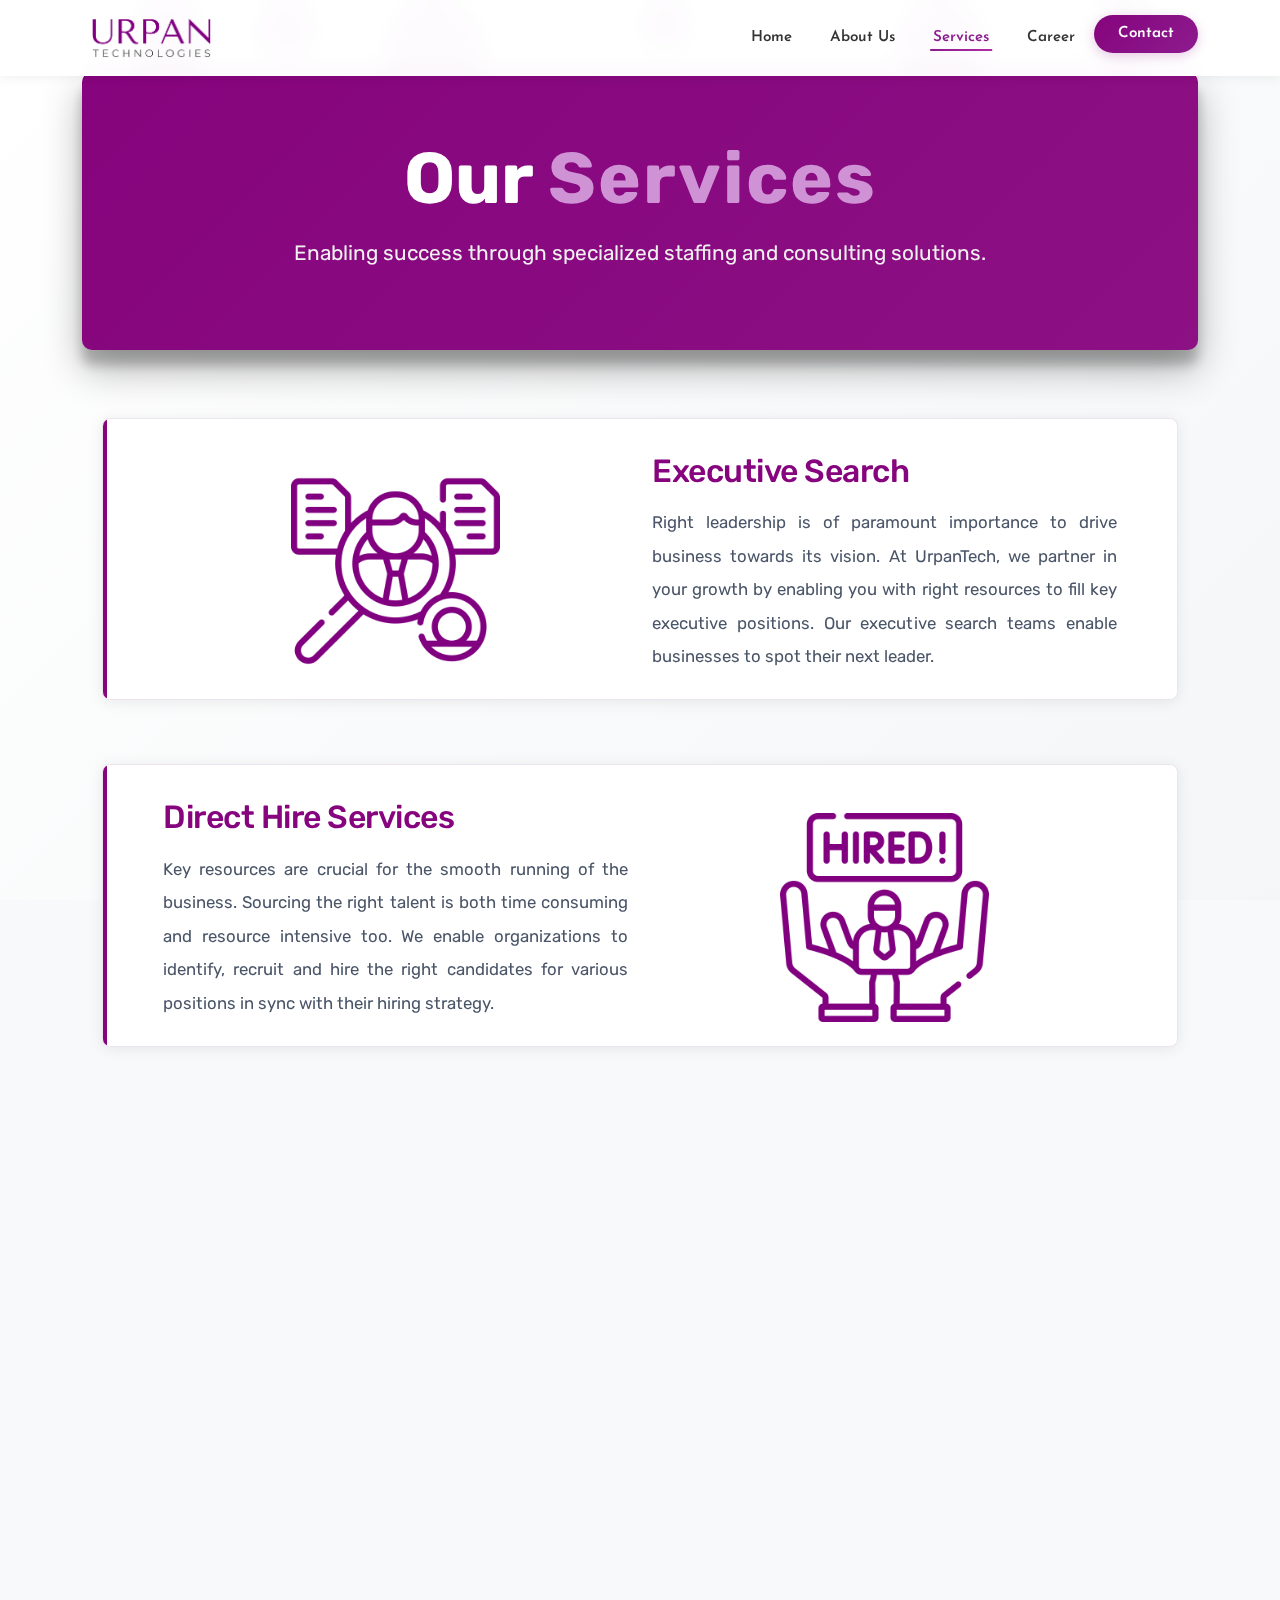
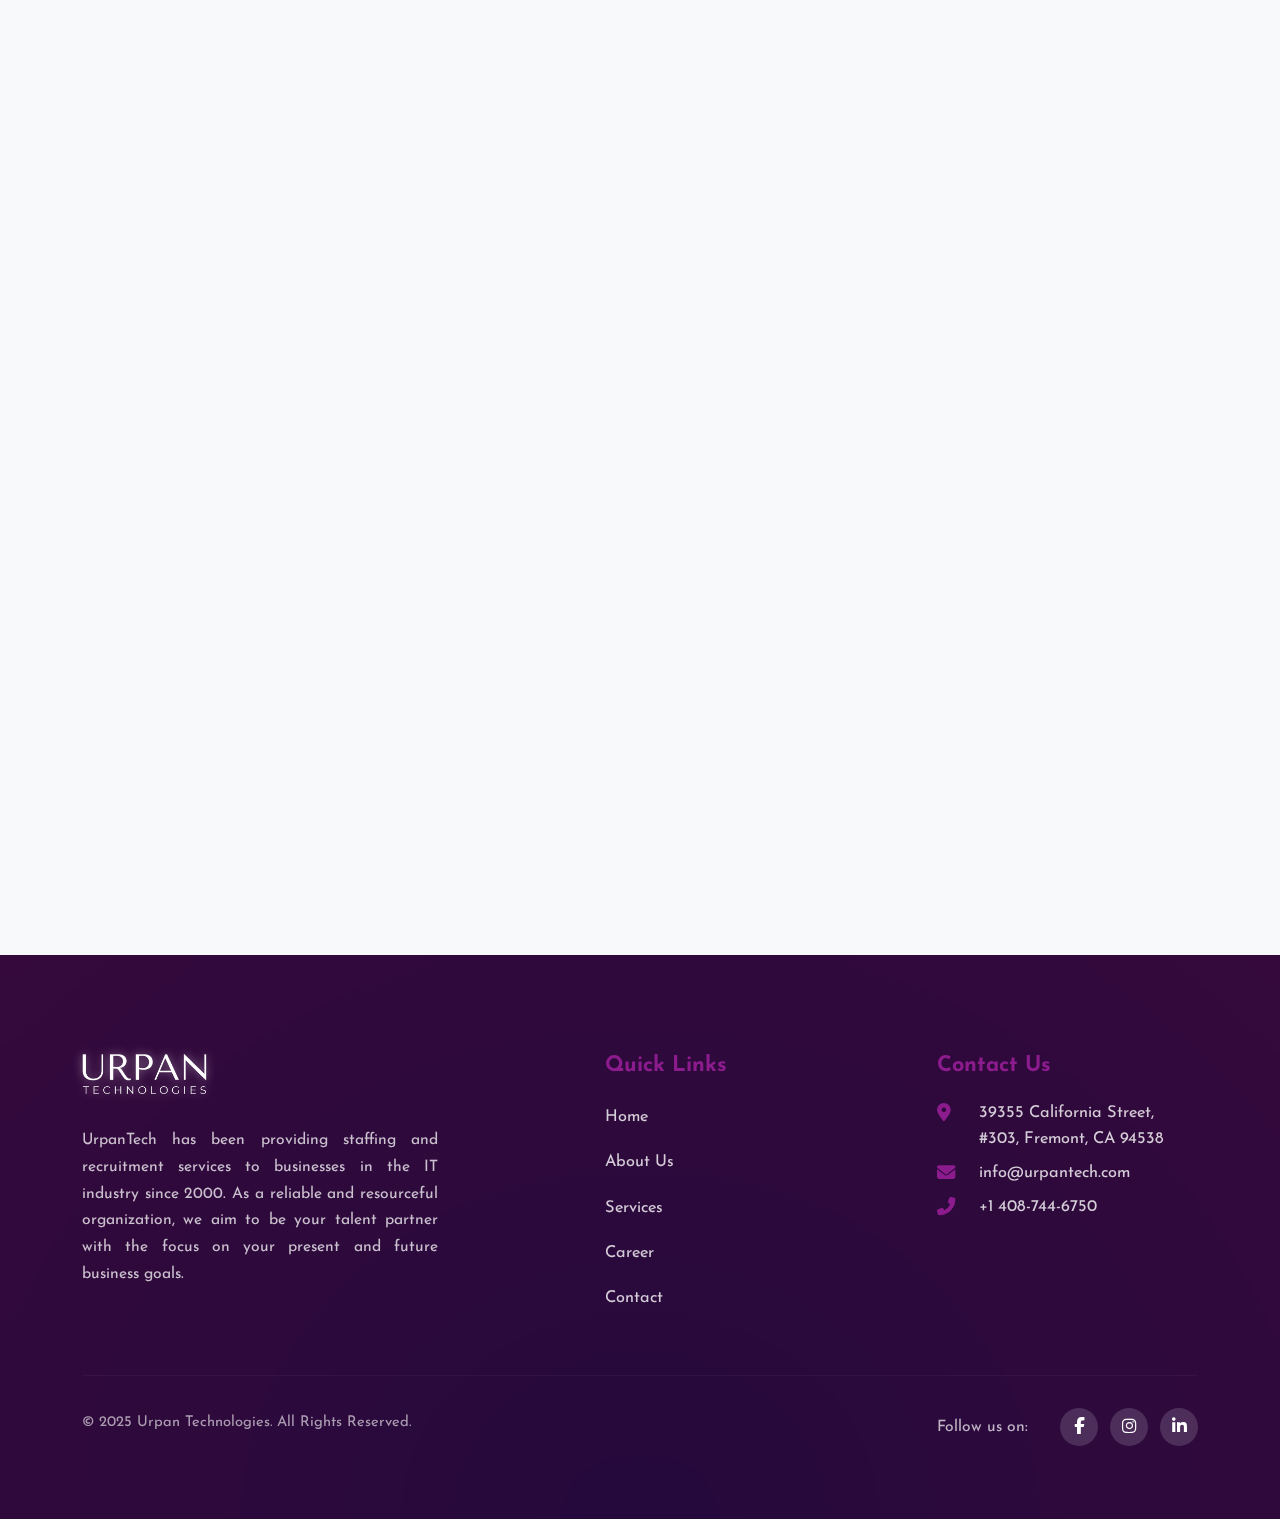
<file: service.html>
<!DOCTYPE html>
<html lang="en">
  <head>
    <meta charset="UTF-8" />
    <meta name="viewport" content="width=device-width, initial-scale=1" />
    <title>Urpan Technologies - Services</title>
    <link rel="icon" href="logo/logo.png" type="image/png" />

    <link
      href="https://cdn.jsdelivr.net/npm/bootstrap@5.3.0/dist/css/bootstrap.min.css"
      rel="stylesheet"
    />

    <link rel="preconnect" href="https://fonts.googleapis.com" />
    <link
      href="https://fonts.googleapis.com/css2?family=Nunito:ital,wght@0,200..1000;1,200..1000&family=Rubik:ital,wght@0,300..900;1,300..900&display=swap"
      rel="stylesheet"
    />
    <link
      href="https://fonts.googleapis.com/css2?family=Alan+Sans:wght@300..900&family=Crimson+Text:ital,wght@0,400;0,600;0,700;1,400;1,600;1,700&family=Dancing+Script:wght@400..700&family=Josefin+Sans:ital,wght@0,100..700;1,100..700&family=Krona+One&family=Libre+Baskerville:ital,wght@0,400;0,700;1,400&family=Questrial&family=Young+Serif&display=swap"
      rel="stylesheet"
    />

    <link rel="stylesheet" href="service.css" />
    <link rel="stylesheet" href="index.css" />

    <link
      href="https://cdn.jsdelivr.net/npm/aos@2.3.4/dist/aos.css"
      rel="stylesheet"
    />

    <link
      rel="stylesheet"
      href="https://cdnjs.cloudflare.com/ajax/libs/font-awesome/6.5.0/css/all.min.css"
    />
    <link
      rel="stylesheet"
      href="https://cdn.jsdelivr.net/npm/bootstrap-icons@1.13.1/font/bootstrap-icons.min.css"
    />
  </head>
  <body>
    <div class="particles">
      <div class="particle"></div>
      <div class="particle"></div>
      <div class="particle"></div>
      <div class="particle"></div>
      <div class="particle"></div>
      <div class="particle"></div>
    </div>

    <nav class="navbar navbar-expand-lg navbar-light fixed-top modern-navbar">
      <div class="container">
        <a class="navbar-brand" href="./index.html">
          <img
            src="./logo/logo-black.png"
            alt="Logo"
            class="logo"
            id="logo"
            height="40"
          />
        </a>
        <button
          class="navbar-toggler"
          type="button"
          data-bs-toggle="collapse"
          data-bs-target="#navbarNav"
          aria-controls="navbarNav"
          aria-expanded="false"
          aria-label="Toggle navigation"
        >
          <span class="navbar-toggler-icon"></span>
        </button>
        <div class="collapse navbar-collapse" id="navbarNav">
          <ul class="navbar-nav ms-auto">
            <li class="nav-item">
              <a class="nav-link" href="./index.html" data-aos="zoom-in"
                >Home</a
              >
            </li>
            <li class="nav-item">
              <a class="nav-link" href="./about.html" data-aos="zoom-in"
                >About Us</a
              >
            </li>
            <li class="nav-item">
              <a
                class="nav-link active"
                href="./service.html"
                data-aos="zoom-in"
                >Services</a
              >
            </li>
            <li class="nav-item">
              <a class="nav-link" href="./careerForm.html" data-aos="zoom-in"
                >Career</a
              >
            </li>
            <li class="nav-item cta-item">
              <a href="./contact.html" data-aos="zoom-in" class="btn-contact"
                >Contact</a
              >
            </li>
          </ul>
        </div>
      </div>
    </nav>

    <section id="service" class="py-5">
      <div class="container py-4">
        <div
          class="text-center mb-5 service-header"
          data-aos="fade-up"
          data-aos-duration="1000"
        >
          <h1 class="display-2 fw-bolder text-white mb-3">
            Our <span>Services</span>
          </h1>
          <p class="lead mx-auto text-center">
            Enabling success through specialized staffing and consulting
            solutions.
          </p>
        </div>

        <div class="d-grid gap-4">
          <div
            class="row align-items-center service-card g-4"
            data-aos="fade-right"
            data-aos-duration="1200"
          >
            <div class="col-md-6 order-2 order-md-1">
              <div class="service-img-wrapper">
                <img
                  src="./images/Executive Search.png"
                  alt="Executive Search"
                  class="service-img img-fluid"
                  loading="lazy"
                  width="500"
                  height="auto"
                />
              </div>
            </div>
            <div class="col-md-6 order-1 order-md-2 service-content-block">
              <h2>Executive Search</h2>
              <p>
                Right leadership is of paramount importance to drive business
                towards its vision. At UrpanTech, we partner in your growth by
                enabling you with right resources to fill key executive
                positions. Our executive search teams enable businesses to spot
                their next leader.
              </p>
            </div>
          </div>

          <div
            class="row align-items-center service-card g-4"
            data-aos="fade-left"
            data-aos-duration="1200"
            data-aos-delay="100"
          >
            <div class="col-md-6 order-1 service-content-block">
              <h2>Direct Hire Services</h2>
              <p>
                Key resources are crucial for the smooth running of the
                business. Sourcing the right talent is both time consuming and
                resource intensive too. We enable organizations to identify,
                recruit and hire the right candidates for various positions in
                sync with their hiring strategy.
              </p>
            </div>
            <div class="col-md-6 order-2">
              <div class="service-img-wrapper">
                <img
                  src="./images/Direct Hire Services.png"
                  alt="Direct Hire Services"
                  class="service-img img-fluid"
                  loading="lazy"
                  width="500"
                  height="auto"
                />
              </div>
            </div>
          </div>

          <div
            class="row align-items-center service-card g-4"
            data-aos="fade-right"
            data-aos-duration="1200"
            data-aos-delay="200"
          >
            <div class="col-md-6 order-2 order-md-1">
              <div class="service-img-wrapper">
                <img
                  src="./images/IT Staffing.png"
                  alt="IT Staffing"
                  class="service-img img-fluid"
                  loading="lazy"
                  width="500"
                  height="auto"
                />
              </div>
            </div>
            <div class="col-md-6 order-1 order-md-2 service-content-block">
              <h2>IT Staffing</h2>
              <p>
                The market for talented resources is highly competitive. The
                growth of cutting-edge technologies and the changing business
                scenario calls for IT talent with niche skills and domain
                knowledge. UrpanTech makes it possible to harness the right
                talent from the talent market.
              </p>
            </div>
          </div>

          <div
            class="row align-items-center service-card g-4"
            data-aos="fade-left"
            data-aos-duration="1200"
            data-aos-delay="300"
          >
            <div class="col-md-6 order-1 service-content-block">
              <h2>Temporary Staffing</h2>
              <p>
                Resource needs of business may be planned, project or
                time-based. Identifying these requirements, our temporary
                staffing solutions enable you to scale-up or down your resource
                needs accordingly; we build your resource capacity easing you of
                the cost and management challenges.
              </p>
            </div>
            <div class="col-md-6 order-2">
              <div class="service-img-wrapper">
                <img
                  src="./images/Temporary Staffing.png"
                  alt="Temporary Staffing"
                  class="service-img img-fluid"
                  loading="lazy"
                  width="500"
                  height="auto"
                />
              </div>
            </div>
          </div>

          <div
            class="row align-items-center service-card g-4"
            data-aos="fade-right"
            data-aos-duration="1200"
            data-aos-delay="400"
          >
            <div class="col-md-6 order-2 order-md-1">
              <div class="service-img-wrapper">
                <img
                  src="./images/HR Consulting.png"
                  alt="HR Consulting"
                  class="service-img img-fluid"
                  loading="lazy"
                  width="500"
                  height="auto"
                />
              </div>
            </div>
            <div class="col-md-6 order-1 order-md-2 service-content-block">
              <h2>HR Consulting</h2>
              <p>
                Leveraging talent resources is primal for enhancing business
                performance and growth. Through our HR consulting services, we
                enable businesses to optimize their HR operations with improved
                and innovative HR policies and practices with focus on the
                dynamic needs of the IT industry.
              </p>
            </div>
          </div>

          <div
            class="row align-items-center service-card g-4"
            data-aos="fade-left"
            data-aos-duration="1200"
            data-aos-delay="500"
          >
            <div class="col-md-6 order-1 service-content-block">
              <h2>Skill Enhancement Program</h2>
              <p>
                Training and development of emerging technologies are decisive
                and give businesses an edge over the competition. UrpanTech
                partners with businesses and provides skill enhancement programs
                to empower their resources for optimal performance and to be
                future-ready.
              </p>
            </div>
            <div class="col-md-6 order-2">
              <div class="service-img-wrapper">
                <img
                  src="./images/Skill Enhancement Program.png"
                  alt="Skill Enhancement Program"
                  class="service-img img-fluid"
                  loading="lazy"
                  width="500"
                  height="auto"
                />
              </div>
            </div>
          </div>
        </div>
      </div>
    </section>
      <footer class="footer-main">
        <div class="footer-blur-background"></div>
        <div class="container py-5">
          <div class="row d-flex justify-content-between align-items-start">
            <div class="col-lg-4 col-md-6 mb-4 text-md-start">
              <img
                src="./logo/logo-black.png"
                alt="Logo"
                class="footer-logo mb-3"
              />
              <p class="company-description">
                UrpanTech has been providing staffing and recruitment services
                to businesses in the IT industry since 2000. As a reliable and
                resourceful organization, we aim to be your talent partner with
                the focus on your present and future business goals.
              </p>
            </div>

            <div class="col-lg-2 col-md-3 mb-4 text-md-start">
              <h5>Quick Links</h5>
              <ul class="list-unstyled">
                <li><a href="./index.html" class="footer-link">Home</a></li>
                <li><a href="./about.html" class="footer-link">About Us</a></li>
                <li>
                  <a href="./service.html" class="footer-link">Services</a>
                </li>
                <li>
                  <a href="./careerForm.html" class="footer-link">Career</a>
                </li>
                <li>
                  <a href="./contact.html" class="footer-link">Contact</a>
                </li>
              </ul>
            </div>

            <div
              class="col-lg-3 col-md-3 mb-4 footer-contact-info text-md-start"
            >
              <h5>Contact Us</h5>
              <ul class="list-unstyled contact-list">
                <li class="d-flex mb-2">
                  <i class="fas fa-map-marker-alt me-3 mt-1"></i>
                  <a
                    href="https://www.google.com/maps/search/39355+California+Street,+%23303,+Fremont,+CA+94538"
                    target="_blank"
                    rel="noopener noreferrer"
                    class="footer-link p-0"
                  >
                    39355 California Street, #303, Fremont, CA 94538
                  </a>
                </li>
                <li class="d-flex mb-2">
                  <i class="fas fa-envelope me-3 mt-1"></i>
                  <a href="mailto:info@urpantech.com" class="footer-link p-0"
                    >info@urpantech.com</a
                  >
                </li>
                <li class="d-flex">
                  <i class="fas fa-phone-alt me-3 mt-1"></i>
                  <a href="tel:+14087446750" class="footer-link p-0"
                    >+1 408-744-6750</a
                  >
                </li>
              </ul>
            </div>
          </div>

          <hr class="footer-divider my-4" />

          <div class="row align-items-center justify-content-between pt-2">
            <div class="col-md-6 text-md-start mb-2">
              <p class="copyright-text mb-0">
                © 2025 Urpan Technologies. All Rights Reserved.
              </p>
            </div>

            <div class="col-md-6 text-center text-md-end">
              <div
                class="social-links-combined d-flex justify-content-center justify-content-md-end"
              >
                <span class="mb-0 me-3 d-none d-sm-block">Follow us on:</span>
                <a
                  href="https://www.facebook.com/urpantechinc"
                  target="_blank"
                  aria-label="Facebook"
                  class="social-icon-footer"
                >
                  <i class="fab fa-facebook-f"></i>
                </a>
                <a
                  href="https://www.instagram.com/urpan_tech/"
                  target="_blank"
                  aria-label="Instagram"
                  class="social-icon-footer"
                >
                  <i class="fab fa-instagram"></i>
                </a>
                <a
                  href="https://www.linkedin.com/company/urpantech/"
                  target="_blank"
                  aria-label="LinkedIn"
                  class="social-icon-footer"
                >
                  <i class="fab fa-linkedin-in"></i>
                </a>
              </div>
            </div>
          </div>
        </div>
      </footer>

    <script src="https://code.jquery.com/jquery-3.6.0.min.js"></script>
    <script src="https://cdn.jsdelivr.net/npm/bootstrap@5.3.0/dist/js/bootstrap.bundle.min.js"></script>

    <script>
      // Add active class to current page
      $(document).ready(function () {
        var currentPage = window.location.pathname.split("/").pop();
        $(".navbar-nav .nav-item").removeClass("active");
        $(".navbar-nav .nav-link").each(function () {
          var href = $(this).attr("href").replace("./", "");
          if (
            href === currentPage ||
            (currentPage === "" && href === "index.html")
          ) {
            $(this).addClass("active");
            // The original code tried to add 'active' to nav-item,
            // but the CSS in Bootstrap 5 typically only styles the 'active' class on nav-link.
            // Keeping the original logic for nav-item just in case custom CSS requires it.
            $(this).parent().addClass("active");
          }
        });
      });
    </script>

    <script>
      // Intersection Observer for Scroll Animation
      document.addEventListener("DOMContentLoaded", () => {
        const animatedElements = document.querySelectorAll(
          ".service-item-animated"
        );

        if (animatedElements.length > 0) {
          const observerOptions = {
            root: null,
            rootMargin: "0px",
            threshold: 0.1,
          };

          const observerCallback = (entries, observer) => {
            entries.forEach((entry) => {
              if (entry.isIntersecting) {
                entry.target.classList.add("is-visible");
                observer.unobserve(entry.target);
              }
            });
          };

          const observer = new IntersectionObserver(
            observerCallback,
            observerOptions
          );

          animatedElements.forEach((element) => {
            observer.observe(element);
          });
        }
      });
    </script>

    <script src="https://cdn.jsdelivr.net/npm/aos@2.3.4/dist/aos.js"></script>
    <script>
      AOS.init({
        duration: 3000,
        once: true,
      });
    </script>
  </body>
</html>
</file>
<file: about.css>
/* ===== GLOBAL STYLES (No Change) ===== */

:root {
  --accent: #86047d;
  --accent-2: #86047d;
  --accent-3: #86047d;
  --dark-bg: #0a0015;
  --light-bg: #f5f7ff;
  --text-dark: #121212;
  --card-radius: 20px;
}

body {
  overflow-x: hidden;
}

html {
  scroll-behavior: smooth;
  scroll-padding-top: 60px;
  overflow-x: hidden;
}

/* FIX: Ensure content starts below fixed navbar */
.who-we-are {
  /* This padding is now managed by the media query below to ensure space */
  padding-top: 100px;
}
.about-hero {
  position: relative;
  height: 100vh;
  display: flex;
  align-items: center;
  justify-content: center;
  text-align: center;
  background: url("./images/business-concept-with-team-close-up.jpg") no-repeat
    center bottom/cover;
  overflow: hidden;
  background-attachment: fixed;
  /* padding-top is now handled in the mobile media query for precision. */
}
.about-hero .overlay {
  position: absolute;
  inset: 0;
  background: linear-gradient(120deg, #c22d90, #d275ca, #64005d, #c22d90);
  background-size: 300% 300%;
  animation: gradientShift 5s ease infinite;
  opacity: 0.3;
  z-index: 1;
}

@keyframes gradientShift {
  0%,
  100% {
    background-position: 0% 50%;
  }
  50% {
    background-position: 100% 50%;
  }
}

/* Gradient overlay with purple theme (#9d50bb) */
.about-hero::before {
  content: "";
  position: absolute;
  inset: 0;
  opacity: 0.7;
  background: linear-gradient(
    180deg,
    rgba(62, 31, 75, 0.7),
    rgba(65, 8, 58, 0.9)
  );
  z-index: 1;
}

.hero-content {
  position: relative;
  z-index: 2;
  max-width: 100vw;
  padding: 0 20px;
}
.hero-content h1 {
  background-size: 200% 200%;
  font-size: 4.5rem;
  font-family: "Rubik", sans-serif;
  letter-spacing: 1rem;
  font-weight: 500;
  text-transform: uppercase;
  display: inline-block;
  position: relative;
  color: #ffffff;
}
.hero-content h1:hover {
  background: linear-gradient(120deg, #ffffff 0%, #db30a2 50%, #ffffff 100%);
  -webkit-background-clip: text;
  -webkit-text-fill-color: transparent;
  background-clip: text;
}

.hero-content p {
  font-family: "Rubik", sans-serif;
  font-size: 3.2rem;
  line-height: 1.7;
  color: #ffffff;
}

/* Responsive */
@media (max-width: 768px) {
  .about-hero {
    height: 70vh;
  }

  .hero-content h1 {
    font-size: 3rem;
  }

  .hero-content p {
    font-size: 1.9rem;
  }
}

/* DEFINITIVE FIXES FOR MOBILE(Overlap, Font Size, Image Size) */
@media (max-width: 576px) {
  .about-hero {
    height: 50vh;
    align-items: flex-start;
  }

  .hero-content {
    margin-top: 15%;
  }

  .hero-content .hero-h1 {
    font-size: 4.5rem;
    letter-spacing: 0.5rem;
    margin-top: 0;
  }

  .hero-content p {
    font-size: 1.2rem; /* REDUCED FONT SIZE */
    line-height: 1.4;
  }

  /* WHO WE ARE SECTION REDUCTION */
  .who-we-are {
    /* Adjusted the top padding for the section immediately following the hero */
    padding: 40px 20px 70px;
    text-align: center;
  }

  .who-we-are .section-title {
    font-size: 1.8rem; /* REDUCED FONT SIZE */
    margin-bottom: 15px;
  }

  .who-we-are p {
    font-size: 0.95rem; /* REDUCED FONT SIZE */
    line-height: 1.5;
    max-width: 100%;
  }

  /* TRACK RECORD IMAGE REDUCTION */
  .track-record-section .image-container {
    margin: 20px 0; /* Reduced margin */
    padding: 0 10px; /* Added slight horizontal padding to prevent bleed */
  }

  .track-record-section .image-wrapper {
    box-shadow: 0 10px 30px rgba(134, 4, 125, 0.2); /* Reduced shadow */
  }
}
/* ---------- SECTION BASE ---------- */
.who-we-are {
  position: relative;
  padding: 100px 0;
  overflow: hidden;
  color: #38073c;
  background: linear-gradient(135deg, #f5f7ff, #eef1fb);
  background-size: 200% 200%;
  animation: gradientFlow 12s ease infinite;
}
/* Gradient animation */
@keyframes gradientFlow {
  0% {
    background-position: 0% 50%;
  }
  50% {
    background-position: 100% 50%;
  }
  100% {
    background-position: 0% 50%;
  }
}

/* ---------- TEXT ---------- */
.who-we-are p {
  font-family: "Rubik", sans-serif;
  font-size: 1.2rem;
  text-align: justify;
  line-height: 1.8;
  color: #444444;
  max-width: 90%;
  margin: 0 auto;
}

/* ---------- IMAGE ---------- */
.modern-img {
  filter: drop-shadow(0 10px 25px rgba(0, 0, 0, 0.3));
  transition: transform 0.8s ease, filter 0.8s ease;
  height: 500px;
  /* margin: 0 50px; */
}
.modern-img:hover {
  transform: scale(1.05);
  filter: drop-shadow(0 15px 40px rgba(255, 255, 255, 0.2));
}

/* ---------- RESPONSIVE ---------- */
@media (max-width: 992px) {
  .who-we-are {
    text-align: center;
    padding: 70px 20px;
  }

  .who-we-are .section-title {
    font-size: 2.4rem;
  }

  .who-we-are p {
    font-size: 1rem;
    line-height: 1.6;
  }

  .modern-img {
    margin-top: 40px;
  }
}
/* core section */

.container {
  max-width: 1400px;
  margin: 0 auto;
  padding: 0 20px;
}

/* Section Headers */
h2 {
  font-family: "Rubik", sans-serif;
  font-size: 48px;
  font-weight: 500;
  text-transform: uppercase;
  letter-spacing: 3px;
  background-size: 200% 200%;
  color: #161515;
  margin-bottom: 60px !important;
  position: relative;
  display: inline-block;
  text-align: center;
}

/* Core Values Section */

      .urpan-values-main {
        padding: 80px 0;
        background: #ffffff;
      }

      .urpan-hero {
        text-align: center;
        margin-bottom: 70px;
      }

      .urpan-hero h2 {
        font-family: "Rubik", sans-serif;

        font-size: 2.75rem;
        font-weight: 700;
        color: #0f172a;
        margin-bottom: 20px;
        letter-spacing: -1.5px;
      }

      .urpan-accent-line {
        width: 100px;
        height: 3px;
        background: #86047d;
        margin: 0 auto 30px;
      }

      .urpan-hero p {
        font-family: "Rubik", sans-serif;
        font-size: 1.25rem;
        color: #555;
        max-width: 90vw;
        margin: 0 auto;
        line-height: 1.7;
        /* text-align: justify; */
      }

      .urpan-timeline {
        position: relative;
        max-width: 1000px;
        margin: 0 auto;
        padding: 0 20px;
      }

      .urpan-timeline::before {
        content: "";
        position: absolute;
        left: 50%;
        top: 0;
        bottom: 0;
        width: 3px;
        background: linear-gradient(180deg, #86047d 0%, #e8d4e6 100%);
        transform: translateX(-50%);
        z-index: 1;
      }

      .urpan-timeline-item {
        position: relative;
        margin-bottom: 60px;
        width: 100%;
      }

      .urpan-timeline-item:last-child {
        margin-bottom: 0;
      }

      .urpan-content-box {
        width: 48%;
        position: relative;
        z-index: 2;
      }

      .urpan-timeline-item:nth-child(odd) .urpan-content-box {
        margin-left: 0;
        margin-right: auto;
        padding-right: 60px;
        text-align: right;
      }

      .urpan-timeline-item:nth-child(even) .urpan-content-box {
        margin-left: auto;
        margin-right: 0;
        padding-left: 60px;
        text-align: left;
      }

      .urpan-dot {
        position: absolute;
        left: 50%;
        top: 20px;
        width: 20px;
        height: 20px;
        background: #86047d;
        border: 4px solid #ffffff;
        border-radius: 50%;
        transform: translateX(-50%);
        z-index: 3;
        box-shadow: 0 0 0 8px #e8d4e610;
        transition: all 0.4s ease;
      }

      .urpan-timeline-item:hover .urpan-dot {
        transform: translateX(-50%) scale(1.3);
        box-shadow: 0 0 0 12px #e8d4e620;
      }

      .urpan-value-icon {
        width: 60px;
        height: 60px;
        background: linear-gradient(135deg, #e8d4e6 0%, #f3e5f1 100%);
        border-radius: 15px;
        display: inline-flex;
        align-items: center;
        justify-content: center;
        margin-bottom: 16px;
        transition: all 0.4s ease;
      }

      .urpan-timeline-item:hover .urpan-value-icon {
        transform: scale(1.08);
        background: linear-gradient(135deg, #e0c4dd 0%, #eedaec 100%);
      }

      .urpan-value-icon i {
        font-size: 28px;
        color: #86047d;
      }

      .urpan-value-label {
        font-size: 0.875rem;
        font-weight: 600;
        color: #86047d;
        text-transform: uppercase;
        letter-spacing: 1px;
        margin-bottom: 8px;
        display: block;
      }

      .urpan-value-heading {
        font-size: 1.5rem;
        font-weight: 700;
        color: #0f172a;
        margin-bottom: 12px;
        line-height: 1.3;
      }

      .urpan-value-description {
        font-family: "Rubik", sans-serif;
        font-size: 1.2rem;
        text-align: justify;
        line-height: 1.8;
        color: #555;
        font-weight: 300;
        margin: 0;
      }

      @media (max-width: 768px) {
        .urpan-values-main {
          padding: 60px 0;
        }

        .urpan-hero h2 {
          font-size: 2.25rem;
        }

        .urpan-hero {
          margin-bottom: 50px;
        }

        .urpan-timeline::before {
          left: 30px;
        }

        .urpan-timeline-item {
          margin-bottom: 50px;
        }

        .urpan-content-box {
          width: calc(100% - 70px);
          margin-left: 70px !important;
          padding-left: 0 !important;
          padding-right: 0 !important;
          text-align: left !important;
        }

        .urpan-dot {
          left: 30px;
        }

        .urpan-timeline-item:hover .urpan-dot {
          transform: translateX(-50%) scale(1.3);
        }

        .urpan-value-heading {
          font-size: 1.35rem;
        }
      }

      @media (max-width: 576px) {
        .urpan-hero h2 {
          font-size: 1.875rem;
        }

        .urpan-content-box {
          width: calc(100% - 60px);
          margin-left: 60px !important;
        }

        .urpan-value-icon {
          width: 54px;
          height: 54px;
        }

        .urpan-value-icon i {
          font-size: 24px;
        }

        .urpan-value-heading {
          font-size: 1.25rem;
        }

        .urpan-value-description {
          font-size: 0.875rem;
        }
      }

      @media (prefers-reduced-motion: reduce) {
        .urpan-dot,
        .urpan-value-icon {
          transition: none;
        }
      }

/* value-proposition-section */
.value-proposition-section {
  min-height: auto;
  display: flex;
  align-items: center;
  justify-content: center;
  padding: 100px 20px;
  perspective: 2000px;
  background: #f8f9fa;
  position: relative;
}

.proposition-container {
  max-width: 1400px;
  width: 100%;
  margin: 0 auto;
}

.section-header {
  text-align: center;
  margin-bottom: 70px;
  opacity: 0;
  transform: translateY(50px);
  transition: all 1s cubic-bezier(0.16, 1, 0.3, 1);
}

.section-header.active {
  opacity: 1;
  transform: translateY(0);
}

.section-header h2 {
  font-family: "Rubik", sans-serif;
  font-size: 2.8rem;
  color: #1a1a1a;
  font-weight: 700;
  margin-bottom: 10px;
  letter-spacing: -0.5px;
  position: relative;
  display: inline-block;
}

.section-header h2::after {
  content: "";
  position: absolute;
  bottom: -10px;
  left: 50%;
  transform: translateX(-50%);
  width: 80px;
  height: 4px;
  background: linear-gradient(90deg, #86047d, #a01592);
  border-radius: 2px;
}

.section-header p {
  font-family: "Rubik", sans-serif;
  font-size: 1.6rem;
  color: #666;
  margin-top: 10px;
  font-weight: 400;
}

.feature-grid {
  display: grid;
  grid-template-columns: repeat(auto-fit, minmax(350px, 1fr));
  gap: 50px;
  padding: 20px;
}

.feature-module {
  position: relative;
  height: 450px;
  transform-style: preserve-3d;
  transition: all 0.6s cubic-bezier(0.16, 1, 0.3, 1);
  opacity: 0;
  transform: translateY(100px) rotateX(15deg);
}

.feature-module.visible {
  opacity: 1;
  transform: translateY(0) rotateX(0deg);
}

.feature-module:nth-child(1) {
  transition-delay: 0.1s;
}
.feature-module:nth-child(2) {
  transition-delay: 0.2s;
}
.feature-module:nth-child(3) {
  transition-delay: 0.3s;
}

.module-wrapper {
  position: relative;
  width: 100%;
  height: 100%;
  transform-style: preserve-3d;
  transition: transform 0.8s cubic-bezier(0.16, 1, 0.3, 1);
  cursor: pointer;
}

.feature-module:hover .module-wrapper {
  transform: rotateY(180deg);
}

.module-face {
  position: absolute;
  width: 100%;
  height: 100%;
  backface-visibility: hidden;
  border-radius: 25px;
  overflow: hidden;
  box-shadow: 0 20px 60px rgba(0, 0, 0, 0.3);
}

.face-front {
  background: #ffffff;
  display: flex;
  flex-direction: column;
  align-items: center;
  justify-content: center;
  padding: 40px;
  border: 1px solid #e5e7eb;
}

.face-back {
  background: linear-gradient(135deg, #86047d 0%, #a01592 100%);
  transform: rotateY(180deg);
  display: flex;
  flex-direction: column;
  align-items: center;
  justify-content: center;
  padding: 40px;
  color: white;
}

.icon-container {
  width: 160px;
  height: 160px;
  margin-bottom: 30px;
  position: relative;
  transition: transform 0.6s ease;
}

.feature-module:hover .icon-container {
  transform: scale(1.1) rotateZ(5deg);
}

.icon-container img {
  width: 80%;
  height: 80%;
  object-fit: contain;
  filter: drop-shadow(0 10px 20px rgba(0, 0, 0, 0.2));
}

.feature-title {
  font-family: "Rubik", sans-serif;
  font-size: 1.5rem;
  font-weight: 500;
  color: #1a1a1a;
  text-align: center;
  margin-bottom: 12px;
  text-transform: uppercase;
  letter-spacing: 0.5px;
}

.feature-subtitle {
  font-family: "Rubik", sans-serif;
  font-size: 1.5rem;
  color: #666;
  text-align: center;
  line-height: 1.6;
}

.back-title {
  font-family: "Rubik", sans-serif;
  font-size: 1.9rem;
  font-weight: 600;
  margin-bottom: 20px;
  text-align: center;
}

.back-description {
  font-family: "Rubik", sans-serif;
  font-size: 1.6rem;
  line-height: 1.7;
  text-align: center;
  color: rgba(255, 255, 255, 0.95);
  font-weight: 300;
}

.floating-bg {
  position: absolute;
  width: 100%;
  height: 100%;
  top: 0;
  left: 0;
  pointer-events: none;
  z-index: -1;
}

.floating-circle {
  position: absolute;
  border-radius: 50%;
  background: rgba(134, 4, 125, 0.04);
  animation: float 20s infinite ease-in-out;
  border: 1px solid rgba(134, 4, 125, 0.08);
}

.circle-1 {
  width: 300px;
  height: 300px;
  top: 10%;
  left: 5%;
  animation-delay: 0s;
}

.circle-2 {
  width: 200px;
  height: 200px;
  top: 60%;
  right: 10%;
  animation-delay: 3s;
}

.circle-3 {
  width: 150px;
  height: 150px;
  bottom: 15%;
  left: 50%;
  animation-delay: 6s;
}

@keyframes float {
  0%,
  100% {
    transform: translateY(0) translateX(0) scale(1);
  }
  33% {
    transform: translateY(-30px) translateX(20px) scale(1.1);
  }
  66% {
    transform: translateY(20px) translateX(-20px) scale(0.9);
  }
}

.scroll-indicator {
  display: none;
}

@media (max-width: 768px) {
  .section-header h2 {
    font-size: 2.2rem;
  }

  .section-header p {
    font-size: 1rem;
  }

  .feature-grid {
    grid-template-columns: 1fr;
    gap: 40px;
  }

  .feature-module {
    height: 400px;
  }
  .feature-title {
    font-size: 1.4rem;
  }
  .feature-subtitle {
    font-size: 1.2rem;
  }

  .back-title {
    font-size: 1.9rem;
  }

  .back-description {
    font-size: 0.95rem;
    text-align: justify;
  }

  .value-proposition-section {
    padding: 60px 20px;
  }
}

/* Sectors Section */
.sectors-serve-section {
  padding: 80px 0;
  position: relative;
}
.sectors-serve-section h2::after {
  content: "";
  position: absolute;
  bottom: -10px;
  left: 50%;
  transform: translateX(-50%);
  width: 80px;
  height: 4px;
  background: linear-gradient(90deg, #86047d, #a01592);
  border-radius: 2px;
}


.sectors-serve-section::before {
  content: "";
  position: absolute;
  inset: 0;
  pointer-events: none;
}

.lead {
  font-family: "Rubik", sans-serif;
  font-size: 1.9rem;
  font-weight: 400;
  color: #200113;
  line-height: 1.4;
  margin-bottom: 50px;
}

.sectors-list {
  list-style: none;
  padding: 0;
}

.sectors-list li {
  text-align: center;
  /* background: linear-gradient(
    135deg,
    rgba(134, 4, 125, 0.15),
    rgba(38, 2, 34, 0.25)
  ); */
  backdrop-filter: blur(10px);
  border: 2px solid rgba(134, 4, 125, 0.3);
  border-radius: 15px;
  padding: 20px 25px;
  margin-bottom: 20px;
  font-size: 1.5rem;
  color: rgba(49, 3, 29, 0.95);
  transition: all 0.4s cubic-bezier(0.23, 1, 0.32, 1);
  cursor: pointer;
  position: relative;
  opacity: 0;
  transform: translateY(30px);
}

.sectors-list li.animate-in {
  opacity: 1;
  transform: translateY(0);
}

.sectors-list li:hover {
  transform: translateX(10px);
  border-color: rgba(255, 105, 235, 0.7);
  box-shadow: 0 8px 30px rgba(40, 1, 37, 0.4);
  background: linear-gradient(
    135deg,
    rgba(134, 4, 125, 0.3),
    rgba(35, 4, 32, 0.4)
  );
}

.bi-check-circle-fill {
  color: #3c0535;
  font-size: 20px;
  margin-right: 15px;
  filter: drop-shadow(0 0 8px rgba(77, 16, 69, 0.6));
  animation: pulse 2s ease-in-out infinite;
}

@media (max-width: 768px) {
  
  .lead {
    font-size: 1.2rem;
    padding: 15px 20px;
  }
}

/* Certifications Section */
.certifications-section {
  padding: 80px 0;
  position: relative;
}

.certifications-section::before {
  content: "";
  position: absolute;
  inset: 0;
  /* background: radial-gradient(
    circle at 70% 50%,
    rgba(134, 4, 125, 0.2) 0%,
    transparent 60%
  ); */
  pointer-events: none;
}
.certifications-section h2::after {
  content: "";
  position: absolute;
  bottom: -10px;
  left: 50%;
  transform: translateX(-50%);
  width: 80px;
  height: 4px;
  background: linear-gradient(90deg, #86047d, #a01592);
  border-radius: 2px;
}

.certification-card {
  background: linear-gradient(
    135deg,
    rgba(134, 4, 125, 0.2),
    rgba(74, 2, 66, 0.3)
  );
  backdrop-filter: blur(15px);
  border: 2px solid rgba(186, 4, 165, 0.4);
  border-radius: 20px;
  padding: 30px;
  transition: all 0.5s cubic-bezier(0.23, 1, 0.32, 1);
  cursor: pointer;
  position: relative;
  overflow: hidden;
  opacity: 0;
  transform: scale(0.8) rotateY(-20deg);
  transform-style: preserve-3d;
  box-shadow: rgba(56, 1, 49, 0.4) 0px 22px 70px 4px;
}

.certification-card.animate-in {
  opacity: 1;
  transform: scale(1) rotateY(0deg);
}

.certification-card::before {
  content: "";
  position: absolute;
  inset: -3px;
  border-radius: 20px;
  /* background: linear-gradient(45deg, #ff69eb, #86047d, #ff69eb); */
  opacity: 0;
  transition: opacity 0.4s ease;
  z-index: -1;
}

.certification-card:hover::before {
  opacity: 1;
  animation: borderRotate 3s linear infinite;
}

@keyframes borderRotate {
  0% {
    filter: hue-rotate(0deg);
  }
  100% {
    filter: hue-rotate(360deg);
  }
}

.certification-card:hover {
  transform: translateY(-15px) scale(1.05) rotateY(5deg);
  box-shadow: 0 20px 60px rgba(134, 4, 125, 0.5),
    0 0 80px rgba(255, 105, 235, 0.4);
}

.certification-card img {
  width: 150px !important;
  height: 150px !important;
  object-fit: cover;
  border-radius: 15px;
  transition: all 0.5s ease;
  filter: brightness(0.9);
}

.certification-card:hover img {
  transform: scale(1.1) rotateZ(5deg);
  filter: brightness(1.1);
  border-color: rgba(255, 105, 235, 0.8);
  box-shadow: 0 10px 30px rgba(255, 105, 235, 0.4);
}

/* Grid Layout */
.row {
  display: flex;
  flex-wrap: wrap;
  margin: 0 -15px;
}

.col-lg-8,
.col-md-10 {
  width: 100%;
  padding: 0 15px;
}

.col-6 {
  width: 50%;
  padding: 0 15px;
}

.col-md-3 {
  width: 25%;
  padding: 0 15px;
}

.col-md-6 {
  width: 50%;
  padding: 0 15px;
}

.justify-content-center {
  justify-content: center;
}

.mb-4 {
  margin-bottom: 30px;
}
.mb-5 {
  margin-bottom: 50px;
}
.py-5 {
  padding: 60px 0;
}

/* Responsive */
@media (min-width: 768px) {
  .col-md-3 {
    width: 25%;
  }
  .col-md-6 {
    width: 50%;
  }
  .col-md-10 {
    width: 83.333%;
  }
}

@media (min-width: 992px) {
  .col-lg-8 {
    width: 66.666%;
  }
}

@media (max-width: 768px) {
  h2 {
    font-size: 36px;
    letter-spacing: 2px;
  }

  .list-item {
    padding: 20px 25px;
    font-size: 16px;
  }

  .list-item strong {
    font-size: 18px;
  }

  .sectors-list li {
    font-size: 15px;
    padding: 15px 20px;
  }

  .col-md-3 {
    width: 50%;
  }

  .col-md-6 {
    width: 100%;
  }
}

@media (max-width: 480px) {
  h2 {
    font-size: 28px;
  }

  .list-item {
    padding: 15px 20px;
    font-size: 15px;
  }

  .certification-card {
    padding: 20px;
  }

  .certification-card img {
    width: 120px !important;
    height: 120px !important;
  }
}

/* record section */
.animated-bg {
  position: fixed;
  inset: 0;
  z-index: -1;
  background: linear-gradient(135deg, #f5f7ff 0%, #eef1fb 100%);
  overflow: hidden;
}

.floating-shape {
  position: absolute;
  border-radius: 50%;
  filter: blur(60px);
  opacity: 0.4;
  animation: float3d 20s ease-in-out infinite;
}

.shape-1 {
  width: 400px;
  height: 400px;
  background: radial-gradient(circle, var(--accent), transparent);
  top: -100px;
  left: -100px;
  animation-delay: 0s;
}

.shape-2 {
  width: 300px;
  height: 300px;
  background: radial-gradient(circle, var(--accent-2), transparent);
  bottom: -50px;
  right: -50px;
  animation-delay: 7s;
}

.shape-3 {
  width: 250px;
  height: 250px;
  background: radial-gradient(circle, var(--accent-3), transparent);
  top: 40%;
  left: 50%;
  animation-delay: 14s;
}

@keyframes float3d {
  0%,
  100% {
    transform: translate(0, 0) rotate(0deg) scale(1);
  }
  33% {
    transform: translate(50px, -50px) rotate(120deg) scale(1.1);
  }
  66% {
    transform: translate(-30px, 30px) rotate(240deg) scale(0.9);
  }
}

/* Track Record Section (REDUCED SPACING) */
.track-record-section {
  padding: 60px 0;
  position: relative;
}

.container {
  max-width: 1400px;
  margin: 0 auto;
  padding: 0 20px;
}

/* Section Title with 3D Effect */
.section-title {
  font-size: 3rem;
  font-weight: 700;
  text-align: center;
  margin-bottom: 40px;
  color: var(--text-dark);
  position: relative;
  opacity: 0;
  transform: translateY(50px);
  transition: all 0.8s cubic-bezier(0.4, 0, 0.2, 1);
}

.section-title.visible {
  opacity: 1;
  transform: translateY(0);
}

.section-title::before {
  content: "";
  position: absolute;
  bottom: -10px;
  left: 50%;
  transform: translateX(-50%);
  width: 80px;
  height: 3px;
  background: linear-gradient(90deg, var(--accent), var(--accent-2));
  border-radius: 10px;
}


/* Stats Grid with 3D Cards */
.stats-grid {
  display: grid;
  grid-template-columns: repeat(auto-fit, minmax(200px, 1fr));
  gap: 20px;
  margin-bottom: 50px;
}

.stat-card {
  background: rgba(255, 255, 255, 0.9);
  backdrop-filter: blur(20px);
  border-radius: var(--card-radius);
  padding: 30px 20px;
  text-align: center;
  box-shadow: 0 10px 40px rgba(0, 0, 0, 0.08);
  border: 1.5px solid rgba(134, 4, 125, 0.1);
  opacity: 0;
  transform: translateY(50px) rotateX(10deg);
  transition: all 0.6s cubic-bezier(0.4, 0, 0.2, 1);
  position: relative;
  overflow: hidden;
}

.stat-card::before {
  content: "";
  position: absolute;
  top: 0;
  left: -100%;
  width: 100%;
  height: 100%;
  background: linear-gradient(
    90deg,
    transparent,
    rgba(134, 4, 125, 0.1),
    transparent
  );
  transition: left 0.6s ease;
}

.stat-card:hover::before {
  left: 100%;
}

.stat-card.visible {
  opacity: 1;
  transform: translateY(0) rotateX(0);
}

.stat-card:hover {
  transform: translateY(-8px) scale(1.03);
  box-shadow: 0 15px 40px rgba(134, 4, 125, 0.15);
  border-color: var(--accent);
}

.stat-icon {
  font-size: 2.5rem;
  margin-bottom: 15px;
  width: 60px;
  height: 60px;
  border-radius: 15px;
  display: flex;
  align-items: center;
  justify-content: center;
  margin-left: auto;
  margin-right: auto;
  box-shadow: 0 8px 20px rgba(134, 4, 125, 0.3);
  transition: all 0.4s ease;
}

.stat-icon:hover {
  transform: scale(1.1) rotate(5deg);
}

.stat-icon span {
  font-size: 1.5rem;
  position: relative;
  z-index: 2;
  filter: drop-shadow(0 4px 8px rgba(0, 0, 0, 0.3));
}

.stat-number {
  font-size: 2.5rem;
  font-weight: 800;
  color: var(--accent);
  margin: 10px 0;
  line-height: 1;
}

.stat-label {
  font-size: 1rem;
  color: #666;
  font-weight: 500;
}

/* Main Image Container with 3D Parallax */
.image-container {
  position: relative;
  margin: 40px 0;
  opacity: 1;
}

.image-wrapper img {
  width: 100%;
  height: auto;
  display: block;
}

/* Decorative Elements */
.deco-circle {
  position: absolute;
  border-radius: 50%;
  border: 2px solid var(--accent);
  opacity: 0.2;
  animation: pulse-ring 3s ease-out infinite;
}

.deco-1 {
  width: 80px;
  height: 80px;
  top: 30px;
  left: -40px;
}

.deco-2 {
  width: 120px;
  height: 120px;
  bottom: 60px;
  right: -60px;
  animation-delay: 1.5s;
}

@keyframes pulse-ring {
  0% {
    transform: scale(0.8);
    opacity: 0.3;
  }
  50% {
    transform: scale(1);
    opacity: 0.2;
  }
  100% {
    transform: scale(0.8);
    opacity: 0.3;
  }
}

/* Achievement Badges */
.achievements {
  display: flex;
  justify-content: center;
  gap: 20px;
  flex-wrap: wrap;
  margin-top: 40px;
}

.achievement-badge {
  background: linear-gradient(135deg, var(--accent), var(--accent-2));
  color: white;
  padding: 15px 30px;
  border-radius: 50px;
  font-size: 1rem;
  font-weight: 600;
  box-shadow: 0 8px 20px rgba(134, 4, 125, 0.3);
  opacity: 0;
  transform: scale(0.8);
  transition: all 0.6s cubic-bezier(0.4, 0, 0.2, 1);
  position: relative;
  overflow: hidden;
}

.achievement-badge::before {
  content: "";
  position: absolute;
  top: 50%;
  left: 50%;
  width: 0;
  height: 0;
  background: rgba(255, 255, 255, 0.2);
  border-radius: 50%;
  transform: translate(-50%, -50%);
  transition: width 0.6s ease, height 0.6s ease;
}

.achievement-badge.visible {
  opacity: 1;
  transform: scale(1);
}

.achievement-badge:hover::before {
  width: 300px;
  height: 300px;
}

.achievement-badge:hover {
  transform: scale(1.05);
  box-shadow: 0 10px 30px rgba(134, 4, 125, 0.4);
}

/* Responsive */
@media (max-width: 768px) {
  .section-title {
    font-size: 2rem;
    margin-bottom: 30px;
  }
  .stat-number {
    font-size: 2rem;
  }
  .stat-label {
    font-size: 0.9rem;
  }

  .stats-grid {
    grid-template-columns: repeat(auto-fit, minmax(150px, 1fr));
    gap: 15px;
  }

  .stat-card {
    padding: 20px 10px;
  }

  .achievements {
    gap: 10px;
  }

  .achievement-badge {
    padding: 10px 20px;
    font-size: 0.9rem;
  }

  .floating-shape {
    display: none;
  }
}
</file>
<file: index.css>
body {
  font-family: "Josefin Sans", -apple-system, BlinkMacSystemFont, "Segoe UI",
    sans-serif;
  overflow-x: hidden;
  font-size: 14px;
  margin: 0;
  padding: 0;
}

html {
  scroll-behavior: smooth;
  scroll-padding-top: 80px;
  overflow-x: hidden;
}

/* ===== MODERN NAVBAR ===== */
.modern-navbar {
  background-color: rgba(255, 255, 255, 0.95) !important;
  backdrop-filter: blur(10px);
  -webkit-backdrop-filter: blur(10px);
  box-shadow: 0 2px 10px rgba(0, 0, 0, 0.06);
  transition: all 0.3s ease;
  min-height: 70px;
  padding: 8px 0;
}

.modern-navbar .navbar-brand {
  padding: 10px;
  transition: transform 0.3s ease;
}

.modern-navbar .navbar-brand:hover {
  transform: scale(1.05);
}

.modern-navbar .navbar-brand img {
  display: inline-block;
  vertical-align: middle;
}

.modern-navbar .nav-link {
  color: #333 !important;
  font-family: "Josefin Sans", sans-serif;
  font-weight: 600;
  padding: 8px 16px !important;
  margin: 4px 3px;
  border-radius: 20px;
  transition: all 0.3s ease;
  position: relative;
  font-size: 0.95rem;
}

.modern-navbar .nav-link:hover,
.modern-navbar .nav-link.active {
  background-color: transparent !important;
  color: #8C1B8E !important;
  transform: translateY(-2px);
}

.modern-navbar .nav-link::after {
  content: "";
  position: absolute;
  bottom: 6px;
  left: 50%;
  width: 0;
  height: 2px;
  background: linear-gradient(90deg, #8C1B8E, #b02ca5);
  transition: all 0.3s ease;
  transform: translateX(-50%);
}

.modern-navbar .nav-link:hover::after,
.modern-navbar .nav-link.active::after {
  width: 70%;
}

.modern-navbar .nav-item.cta-item .btn-contact {
  background: linear-gradient(135deg, #86047d, #8C1B8E);
  color: white !important;
  padding: 8px 24px !important;
  border-radius: 20px;
  box-shadow: 0 3px 12px rgba(134, 4, 125, 0.2);
  font-weight: 600;
  display: inline-block;
  text-decoration: none;
  font-size: 0.95rem;
}

.modern-navbar .nav-item.cta-item .btn-contact::after {
  display: none;
}

.modern-navbar .nav-item.cta-item .btn-contact:hover {
  transform: translateY(-2px);
  box-shadow: 0 5px 16px rgba(134, 4, 125, 0.3);
  background: linear-gradient(135deg, #8C1B8E, #86047d);
}

.modern-navbar .navbar-toggler {
  border: none;
  padding: 8px;
}

.modern-navbar .navbar-toggler:focus {
  box-shadow: none;
}

/* ===== HERO SECTION - IMPROVED ALIGNMENT ===== */
.hero-section {
  position: relative;
  min-height: 100vh;
  display: flex;
  align-items: center;
  background: url("./images/successful-businessmen-talking-each-other.jpg")
    no-repeat center center/cover;
  color: #fff;
  overflow: hidden;
  padding: 100px 0 60px;
}

.hero-section .overlay {
  position: absolute;
  inset: 0;
  background: linear-gradient(120deg, #1e0036, #8C1B8E, #64005d, #2f0036);
  background-size: 300% 300%;
  animation: gradientShift 10s ease infinite;
  opacity: 0.7;
  z-index: 1;
}

@keyframes gradientShift {
  0%,
  100% {
    background-position: 0% 50%;
  }
  50% {
    background-position: 100% 50%;
  }
}

.hero-section .container {
  position: relative;
  z-index: 3;
  max-width: 1200px;
}

.hero-section .row {
  min-height: calc(100vh - 160px);
  display: flex;
  align-items: center;
}

.hero-heading {
  font-size: 3.2rem;
  font-family: "Libre Baskerville", serif;
  font-weight: 400;
  line-height: 1.3;
  margin-bottom: 20px;
  animation: fadeInDown 1s ease-out;
  text-shadow: 0 3px 20px rgba(0, 0, 0, 0.3);
}

.hero-heading .highlight {
  background: linear-gradient(90deg, #ff003c, #e52e71, #bb50bb, #00ffd5);
  background-size: 200% 200%;
  font-family: "Crimson Text", serif;
  font-weight: 900;
  font-style: italic;
  -webkit-background-clip: text;
  -webkit-text-fill-color: transparent;
  background-clip: text;
  animation: textShine 4s linear infinite;
  display: inline-block;
  position: relative;
}

.hero-heading .highlight::before {
  content: attr(data-text);
  position: absolute;
  top: 0;
  left: 0;
  z-index: -1;
  background: linear-gradient(90deg, #ff8a00, #8C1B8E, #9d50bb);
  -webkit-background-clip: text;
  -webkit-text-fill-color: transparent;
  background-clip: text;
  filter: blur(8px);
  opacity: 0.7;
}

@keyframes textShine {
  0% {
    background-position: 0% 50%;
  }
  100% {
    background-position: 200% 50%;
  }
}

@keyframes fadeInDown {
  from {
    opacity: 0;
    transform: translateY(-30px);
  }
  to {
    opacity: 1;
    transform: translateY(0);
  }
}

.hero-subheading {
  font-size: 1.2rem;
  font-family: "Josefin Sans", sans-serif;
  margin-top: 16px;
  margin-bottom: 32px;
  opacity: 0.95;
  animation: fadeInUp 1.2s ease-out;
  line-height: 1.7;
  text-shadow: 0 2px 8px rgba(0, 0, 0, 0.2);
}

.hero-subheading p {
  margin: 8px 0;
}

@keyframes fadeInUp {
  from {
    opacity: 0;
    transform: translateY(30px);
  }
  to {
    opacity: 1;
    transform: translateY(0);
  }
}

/* ===== MODERN CTA BUTTONS ===== */
.cta-buttons {
  display: flex;
  gap: 18px;
  flex-wrap: wrap;
  align-items: center;
  animation: fadeInUp 1.4s ease-out;
  margin-top: 8px;
}

.btn {
  padding: 13px 34px;
  font-size: 1rem;
  font-weight: 700;
  text-decoration: none;
  border-radius: 40px;
  transition: all 0.4s cubic-bezier(0.4, 0, 0.2, 1);
  position: relative;
  overflow: hidden;
  display: inline-flex;
  align-items: center;
  justify-content: center;
  gap: 8px;
  cursor: pointer;
  border: none;
  box-shadow: 0 6px 20px rgba(0, 0, 0, 0.15);
  letter-spacing: 0.3px;
  text-transform: none;
}

.btn-primary {
  background: linear-gradient(135deg, #ffffff 0%, #f0f0f0 100%);
  color: #8C1B8E;
  box-shadow: 0 8px 30px rgba(0, 0, 0, 0.15), 0 0 0 0 rgba(255, 255, 255, 0.5);
  animation: pulse 2.5s infinite;
}

@keyframes pulse {
  0%,
  100% {
    box-shadow: 0 8px 30px rgba(0, 0, 0, 0.15), 0 0 0 0 rgba(255, 255, 255, 0.5);
  }
  50% {
    box-shadow: 0 8px 30px rgba(0, 0, 0, 0.15),
      0 0 0 10px rgba(255, 255, 255, 0);
  }
}

.btn-primary::before {
  content: "";
  position: absolute;
  top: 0;
  left: -100%;
  width: 100%;
  height: 100%;
  background: linear-gradient(
    90deg,
    transparent,
    #8C1B8E
    transparent
  );
  transition: left 0.6s ease;
}

.btn-primary:hover::before {
  left: 100%;
}

.btn-primary::after {
  content: "→";
  position: absolute;
  right: 20px;
  opacity: 0;
  transform: translateX(-8px);
  transition: all 0.4s ease;
  font-size: 1.1rem;
  font-weight: bold;
}

.btn-primary:hover::after {
  opacity: 1;
  transform: translateX(0);
}

.btn-primary:hover {
  transform: translateY(-6px) scale(1);
  box-shadow: 0 15px 45px rgba(0, 0, 0, 0.25), 0 0 30px rgba(157, 80, 187, 0.3);
  color: #7f0a81;
  background: linear-gradient(135deg, #ffffff 0%, #e8e8e8 100%);
  padding-right: 50px;
}

.btn-primary:active {
  transform: translateY(-2px) scale(1);
}

.btn-outline {
  background: rgba(122, 6, 140, 0.1);
  color: white;
  border: 2px solid rgba(255, 255, 255, 0.9);
  backdrop-filter: blur(12px);
  -webkit-backdrop-filter: blur(12px);
  box-shadow: 0 8px 30px rgba(0, 0, 0, 0.12),
    inset 0 0 15px rgba(255, 255, 255, 0.05);
  position: relative;
}

.btn-outline::before {
  content: "";
  position: absolute;
  inset: -2px;
  border-radius: 40px;
  padding: 2px;
  background: linear-gradient(
    135deg,
    rgba(255, 255, 255, 0.8),
    rgba(229, 46, 113, 0.6),
    rgba(157, 80, 187, 0.6)
  );
  -webkit-mask: linear-gradient(#fff 0 0) content-box, linear-gradient(#fff 0 0);
  -webkit-mask-composite: xor;
  mask-composite: exclude;
  opacity: 0;
  transition: opacity 0.5s ease;
  animation: borderRotate 3s linear infinite;
}

@keyframes borderRotate {
  0% {
    filter: hue-rotate(0deg);
  }
  100% {
    filter: hue-rotate(360deg);
  }
}

.btn-outline:hover::before {
  opacity: 1;
}

.btn-outline::after {
  content: "";
  position: absolute;
  inset: 0;
  border-radius: 40px;
  background: linear-gradient(
    135deg,
    rgba(255, 255, 255, 0.15),
    rgba(229, 46, 113, 0.1)
  );
  opacity: 0;
  transition: opacity 0.4s ease;
}

.btn-outline:hover::after {
  opacity: 1;
}

.btn-outline:hover {
  background: rgba(255, 255, 255, 0.2);
  border-color: white;
  transform: translateY(-4px) scale(1.02);
  box-shadow: 0 15px 45px rgba(255, 255, 255, 0.2),
    0 0 40px rgba(255, 255, 255, 0.3), inset 0 0 20px rgba(255, 255, 255, 0.1);
  color: white;
  text-shadow: 0 0 8px rgba(255, 255, 255, 0.4);
}

.btn-outline:active {
  transform: translateY(-2px) scale(1);
}

.btn span {
  display: inline-block;
  transition: transform 0.4s cubic-bezier(0.68, -0.55, 0.265, 1.55);
}

.btn:hover span {
  transform: scale(1.1);
}

/* ===== SERVICES SECTION - IMPROVED CENTERING ===== */
.services-section {
  padding: 70px 0;
  background: #f9f9ff;
}

.services-title {
  margin-bottom: 50px;
  text-align: center;
  max-width: 900px;
  margin-left: auto;
  margin-right: auto;
}

.services-title h1 {
  font-size: 3.5rem;
  font-weight: 800;
  margin-bottom: 18px;
  line-height: 1.2;
}

.services-title .highlight {
  font-family: "Questrial", sans-serif;
  font-weight: 700;
  font-size: 2.5rem;
  color: #8C1B8E;
}

.services-title .ser {
  font-family: "Questrial", sans-serif;
  font-weight: 700;
  font-size: 2.5rem;
  color: #ff6a00;
}

.services-subheading {
  font-family: "Josefin Sans", sans-serif;
  font-weight: 400;
  font-size: 1.25rem;
  color: #555;
  margin-top: 12px;
  line-height: 1.6;
  max-width: 750px;
  margin-left: auto;
  margin-right: auto;
}

.services-cards {
  margin-top: 40px;
}

.services-cards .row {
  display: flex;
  flex-wrap: wrap;
  justify-content: center;
}

.modern-card {
  border: none;
  border-radius: 12px;
  box-shadow: 0 3px 10px rgba(0, 0, 0, 0.08);
  transition: transform 0.3s ease, box-shadow 0.3s ease, background 0.3s ease;
  padding: 30px 22px;
  background: #fff;
  height: 100%;
  display: flex;
  flex-direction: column;
  text-align: center;
  margin-bottom: 20px;
}

.modern-card:hover {
  transform: translateY(-8px);
  box-shadow: 0px 0px 10px 2px rgba(239, 68, 68, 0.2),
    0px 0px 20px 8px rgba(213, 44, 171, 0.185);
  background: linear-gradient(135deg, #e369e5 0%, #f0f0f0 100%);
}

.card-icon {
  font-size: 3rem;
  margin-bottom: 18px;
  color: #8C1B8E;
  display: flex;
  justify-content: center;
  align-items: center;
}

.card-icon i {
  font-size: 3rem;
}

.card-body {
  flex: 1;
  display: flex;
  flex-direction: column;
  justify-content: flex-start;
  padding: 0;
}

.card-title {
  font-size: 1.35rem;
  font-weight: 600;
  margin-bottom: 12px;
  color: #333;
  line-height: 1.3;
}

.card-text {
  font-size: 1.05rem;
  color: #666;
  line-height: 1.6;
  margin: 0;
}

/* ===== WHY CHOOSE US SECTION - IMPROVED CENTERING ===== */
.why-choose-us {
  padding: 70px 0;
  background: linear-gradient(135deg, #f5f7ff, #eef1fb);
}

.why-choose-us .container {
  max-width: 1200px;
}

.section-title {
  font-family: "Questrial", sans-serif;
  font-weight: 700;
  font-size: 2.8rem;
  color: #2d2d2d;
  margin-bottom: 18px;
  text-align: center;
}

.section-subtitle {
  font-family: "Josefin Sans", sans-serif;
  font-weight: 400;
  font-size: 1.25rem;
  color: #666;
  max-width: 750px;
  margin: 0 auto 45px;
  text-align: center;
  line-height: 1.6;
}

.why-choose-us .row {
  display: flex;
  flex-wrap: wrap;
  justify-content: center;
}

.stat-card {
  background: #fff;
  border-radius: 12px;
  padding: 35px 24px;
  box-shadow: 0 4px 14px rgba(0, 0, 0, 0.08);
  transition: transform 0.3s ease, box-shadow 0.3s ease, background-color 0.3s ease;
  margin-bottom: 20px;
  height: 100%;
  display: flex;
  flex-direction: column;
  justify-content: center;
  align-items: center;
  text-align: center;
}

.stat-card:hover {
  transform: translateY(-8px);
  background-color: #f5f7ff;
  box-shadow: 0 0 40px 10px rgba(98, 8, 90, 0.7);
}

.stat-icon {
  font-size: 2.8rem;
  margin-bottom: 18px;
  color: #8C1B8E  ;
  display: flex;
  justify-content: center;
  align-items: center;
}

.stat-icon i {
  font-size: 2.8rem;
}

.stat-number {
  font-size: 2.5rem;
  font-weight: 800;
  margin: 12px 0 10px;
  color: #333;
  line-height: 1.2;
}

.stat-text {
  font-size: 1.15rem;
  color: #555;
  margin: 0;
  line-height: 1.4;
}

/* ===== CLIENTS SECTION ===== */
.clients {
  position: relative;
  padding: 70px 0;
  overflow: hidden;
  background: transparent;
}

.clients .section-title {
  position: relative;
  z-index: 1;
  text-transform: uppercase;
  letter-spacing: 0.8px;
  margin-bottom: 50px;
  text-align: center;
}

.logo-row {
  overflow: hidden;
  margin: 40px 0;
  position: relative;
  z-index: 1;
}

.logo-track {
  display: flex;
  align-items: center;
  justify-content: space-around;
  flex-wrap: nowrap;
  gap: 50px;
  animation-timing-function: linear;
}

.left-to-right .logo-track {
  animation: moveLeftRight 40s linear infinite;
}

.right-to-left .logo-track {
  animation: moveRightLeft 40s linear infinite;
}

@keyframes moveLeftRight {
  0% {
    transform: translateX(-50%);
  }
  100% {
    transform: translateX(0%);
  }
}

@keyframes moveRightLeft {
  0% {
    transform: translateX(0%);
  }
  100% {
    transform: translateX(-50%);
  }
}

.logo-track img {
  height: 55px;
  width: auto;
  transition: all 0.4s ease;
  opacity: 0.7;
}

.logo-track img:hover {
  transform: translateY(-6px) scale(1.05);
  filter: grayscale(0%) brightness(1);
  opacity: 1;
}

/* ===== FOOTER STYLES ===== */
.footer-main {
  background: radial-gradient(ellipse at bottom, #1e0036, #2f0036);
  padding-top: 50px;
  padding-bottom: 25px;
  color: #fff;
  position: relative;
  overflow: hidden;
  isolation: isolate;
  font-family: "Josefin Sans", sans-serif;
}

.footer-blur-background {
  position: absolute;
  inset: 0;
  backdrop-filter: blur(12px);
  background: rgba(186, 186, 186, 0.05);
  z-index: 0;
  pointer-events: none;
}

.footer-main .container {
  position: relative;
  z-index: 2;
}

.footer-logo {
  height: 42px;
  filter: brightness(0) invert(1) drop-shadow(0 0 5px rgba(255, 255, 255, 0.5));
}

.company-description {
  font-size: 0.98rem;
  line-height: 1.7;
  color: rgba(255, 255, 255, 0.75);
  margin-top: 16px;
  text-align: justify;
  text-justify: inter-word;
}

.footer-main h5 {
  font-size: 1.35rem;
  font-weight: 700;
  margin-bottom: 1.3rem;
  color: #8C1B8E;
}

.footer-main ul {
  list-style: none;
  padding: 0;
  margin: 0;
}

.footer-main ul li {
  margin-bottom: 0.7rem;
}

.footer-link {
  color: rgba(255, 255, 255, 0.8);
  text-decoration: none !important;
  display: inline-block;
  padding: 4px 0;
  transition: all 0.3s ease-in-out;
  font-size: 1.02rem;
  line-height: 1.6;
}

.footer-link:hover {
  color: #fff;
  transform: translateX(4px);
}

.contact-list {
  list-style: none;
  padding: 0;
  margin: 0;
}

.contact-list li {
  font-size: 0.98rem;
  line-height: 1.7;
  color: rgba(255, 255, 255, 0.8);
  display: flex;
  align-items: flex-start;
  margin-bottom: 1.1rem;
}

.contact-list i {
  color: #8C1B8E;
  font-size: 1.15rem;
  width: 22px;
  flex-shrink: 0;
  margin-right: 14px;
  margin-top: 3px;
}

.footer-divider {
  border-top: 1px solid rgba(255, 255, 255, 0.15);
}

.copyright-text {
  font-size: 0.92rem;
  color: rgba(255, 255, 255, 0.6);
}

.social-links-combined {
  display: flex;
  align-items: center;
  gap: 12px;
}

.social-links-combined span {
  font-size: 0.98rem;
  color: rgba(255, 255, 255, 0.7);
  line-height: 38px;
}

.social-icon-footer {
  color: #fff;
  font-size: 1.05rem;
  background: rgba(255, 255, 255, 0.15);
  border-radius: 50%;
  padding: 9px;
  width: 38px;
  height: 38px;
  display: inline-flex;
  align-items: center;
  justify-content: center;
  transition: all 0.3s ease;
  text-decoration: none;
  transform: scale(1);
}

.social-icon-footer:hover {
  background: linear-gradient(135deg, #ff69eb, #86047d);
  transform: scale(1.2);
  box-shadow: 0 0 10px rgba(255, 105, 235, 0.5);
}

/* ===== TABLET RESPONSIVENESS ===== */
@media (max-width: 991px) {
  .modern-navbar .navbar-collapse {
    background: white;
    border-radius: 10px;
    margin-top: 8px;
    padding: 12px;
    box-shadow: 0 8px 24px rgba(0, 0, 0, 0.1);
  }

  .modern-navbar .nav-link {
    text-align: center;
    margin: 4px 0;
  }

  .modern-navbar .nav-item.cta-item .btn-contact {
    margin: 8px 0;
  }

  .hero-heading {
    font-size: 2.8rem;
    margin-bottom: 16px;
  }

  .hero-subheading {
    font-size: 1.1rem;
    margin-bottom: 28px;
  }

  .btn {
    padding: 11px 30px;
    font-size: 0.98rem;
  }

  .btn-primary:hover {
    padding-right: 44px;
  }

  .services-title h1,
  .services-title .highlight,
  .services-title .ser {
    font-size: 2.5rem;
  }

  .services-subheading {
    font-size: 1.15rem;
  }

  .section-title {
    font-size: 2.5rem;
  }

  .section-subtitle {
    font-size: 1.15rem;
  }
}

/* ===== MOBILE RESPONSIVENESS ===== */
@media (max-width: 767.98px) {
  /* Hero Section Mobile */
  .hero-section {
    padding: 100px 0 50px;
    min-height: 80vh;
  }

  .hero-section .row {
    min-height: auto;
  }

  .hero-heading {
    font-size: 2rem;
    margin-bottom: 16px;
    text-align: center;
  }

  .hero-heading br {
    display: none;
  }

  .hero-heading .highlight {
    padding: 2px 10px;
    font-size: 0.95em;
  }

  .hero-subheading {
    font-size: 1rem;
    margin-bottom: 24px;
    text-align: center;
  }

  .hero-subheading p {
    margin: 6px 0;
  }

  .cta-buttons {
    flex-direction: column;
    width: 100%;
    max-width: 300px;
    gap: 14px;
    margin: 0 auto;
  }

  .btn {
    width: 100%;
    justify-content: center;
    padding: 12px 26px;
    font-size: 0.98rem;
  }

  .btn-primary:hover {
    padding-right: 26px;
  }

  .btn-primary::after {
    display: none;
  }

  .hero-section .container {
    padding: 0 20px;
  }

  /* Services Mobile */
  .services-section {
    padding: 50px 0;
  }

  .services-title {
    margin-bottom: 35px;
  }

  .services-title h1,
  .services-title .highlight,
  .services-title .ser {
    font-size: 2rem;
  }

  .services-subheading {
    font-size: 1.05rem;
  }

  .modern-card {
    padding: 26px 20px;
  }

  .card-icon {
    font-size: 2.5rem;
  }

  .card-icon i {
    font-size: 2.5rem;
  }

  .card-title {
    font-size: 1.2rem;
  }

  .card-text {
    font-size: 0.98rem;
  }

  /* Why Choose Us Mobile */
  .why-choose-us {
    padding: 50px 0;
  }

  .section-title {
    font-size: 2rem;
  }

  .section-subtitle {
    font-size: 1.05rem;
  }

  .stat-card {
    padding: 30px 20px;
  }

  .stat-icon {
    font-size: 2.3rem;
  }

  .stat-icon i {
    font-size: 2.3rem;
  }

  .stat-number {
    font-size: 2rem;
  }

  .stat-text {
    font-size: 1.05rem;
  }

  /* Clients Mobile */
  .clients {
    padding: 50px 0;
  }

  .clients .section-title {
    margin-bottom: 35px;
  }

  .logo-track img {
    height: 42px;
  }

  .logo-row {
    margin: 32px 0;
  }

  /* Footer Mobile - CENTER ALIGNMENT */
  .footer-main {
    padding-top: 40px;
  }

  .footer-main .row > div {
    text-align: center !important;
    display: flex;
    flex-direction: column;
    align-items: center;
    margin-bottom: 2.5rem;
  }

  .company-description {
    text-align: justify !important;
    padding: 0 15px;
    max-width: 500px;
  }

  .footer-main h5 {
    text-align: center !important;
    width: 100%;
  }

  .footer-main ul {
    text-align: center !important;
    width: 100%;
    display: flex;
    flex-direction: column;
    align-items: center;
  }

  .footer-main ul li {
    text-align: center !important;
    width: 100%;
  }

  .contact-list {
    width: 100%;
    max-width: 400px;
  }

  .contact-list li {
    text-align: center !important;
    justify-content: center !important;
    flex-direction: column;
    align-items: center;
    padding: 0 15px;
    margin-bottom: 14px;
  }

  .contact-list i {
    margin-right: 0;
    margin-bottom: 6px;
    font-size: 1rem;
  }

  .footer-link {
    margin: 0 auto;
  }

  .social-links-combined {
    justify-content: center !important;
  }

  .social-links-combined span {
    display: none !important;
  }

  .copyright-text {
    font-size: 0.88rem;
  }
}

/* ===== EXTRA SMALL MOBILE ===== */
@media (max-width: 576px) {
  body {
    padding-top: 70px;
  }

  .modern-navbar {
    min-height: 70px;
  }

  .hero-section {
    padding: 90px 0 40px;
  }

  .hero-heading {
    font-size: 1.65rem;
    margin-bottom: 12px;
  }

  .hero-heading .highlight {
    padding: 2px 8px;
    font-size: 0.95em;
    display: inline-block;
  }

  .hero-subheading {
    font-size: 0.92rem;
    margin-bottom: 20px;
  }

  .btn {
    padding: 11px 24px;
    font-size: 0.92rem;
  }

  .btn span {
    font-size: 0.92rem;
  }

  .hero-section .overlay {
    animation: gradientShift 20s ease infinite;
  }

  .services-section {
    padding: 40px 0;
  }

  .services-title h1,
  .services-title .highlight,
  .services-title .ser {
    font-size: 1.65rem;
  }

  .services-subheading {
    font-size: 0.95rem;
  }

  .modern-card {
    padding: 22px 18px;
  }

  .card-icon {
    font-size: 2.2rem;
    margin-bottom: 14px;
  }

  .card-icon i {
    font-size: 2.2rem;
  }

  .card-title {
    font-size: 1.1rem;
  }

  .card-text {
    font-size: 0.92rem;
  }

  .why-choose-us {
    padding: 40px 0;
  }

  .section-title {
    font-size: 1.65rem;
  }

  .section-subtitle {
    font-size: 0.95rem;
  }

  .stat-card {
    padding: 26px 18px;
  }

  .stat-icon {
    font-size: 2rem;
    margin-bottom: 14px;
  }

  .stat-icon i {
    font-size: 2rem;
  }

  .stat-number {
    font-size: 1.8rem;
  }

  .stat-text {
    font-size: 0.98rem;
  }

  .clients {
    padding: 40px 0;
  }

  .logo-row {
    margin: 28px 0;
  }

  .logo-track {
    gap: 30px;
  }

  .logo-track img {
    height: 38px;
  }

  .footer-main {
    padding-top: 35px;
  }

  .footer-logo {
    height: 36px;
  }

  .company-description {
    font-size: 0.92rem;
  }

  .footer-main h5 {
    font-size: 1.15rem;
  }

  .contact-list li {
    font-size: 0.92rem;
  }

  .footer-link {
    font-size: 0.95rem;
  }
}

/* ===== EXTRA SMALL MOBILE (up to 360px) ===== */
@media (max-width: 360px) {
  .hero-heading {
    font-size: 1.45rem;
  }

  .hero-subheading {
    font-size: 0.85rem;
  }

  .btn {
    padding: 10px 22px;
    font-size: 0.88rem;
    gap: 6px;
  }

  .hero-section .container {
    padding: 0 15px;
  }

  .services-title h1,
  .services-title .highlight,
  .services-title .ser {
    font-size: 1.45rem;
  }

  .section-title {
    font-size: 1.45rem;
  }

  .cta-buttons {
    max-width: 260px;
  }
}

/* ===== LANDSCAPE MOBILE (max height 500px) ===== */
@media (max-height: 500px) and (orientation: landscape) {
  .hero-section {
    min-height: auto;
    padding: 100px 0 50px;
  }

  .hero-heading {
    font-size: 2rem;
    margin-bottom: 10px;
  }

  .hero-subheading {
    font-size: 1.05rem;
    margin-bottom: 20px;
  }

  .hero-subheading p {
    margin: 4px 0;
  }

  .cta-buttons {
    gap: 12px;
  }

  .btn {
    padding: 12px 32px;
    font-size: 1rem;
  }
}

/* ===== TOUCH DEVICE OPTIMIZATIONS ===== */
@media (hover: none) and (pointer: coarse) {
  .btn-primary:hover {
    padding-right: 48px;
  }

  .btn:hover {
    transform: translateY(-4px) scale(1.02);
  }

  .btn {
    min-height: 54px;
  }

  .modern-card,
  .stat-card {
    transition: transform 0.2s ease, box-shadow 0.2s ease;
  }
}

/* ===== UTILITY CLASSES ===== */
.text-white {
  color: white !important;
}

.text-center {
  text-align: center !important;
}

.mt-4 {
  margin-top: 30px !important;
}

.me-3 {
  margin-right: 20px !important;
}

.fade-in-up {
  animation: fadeInUp 1s ease-out;
}

.btn:focus,
.btn:active:focus,
.btn.active:focus {
  outline: none;
  box-shadow: none;
}

a:focus {
  outline: none;
}

a,
button {
  transition: all 0.3s ease;
}

/* ===== LOADING SECTION ===== */
.urpan-loader-container {
  position: fixed;
  top: 0;
  left: 0;
  width: 100%;
  height: 100vh;
  display: flex;
  flex-direction: column;
  justify-content: center;
  align-items: center;
  background: linear-gradient(135deg, #bf12a2 0%, #8C1B8E 100%);
  z-index: 9999;
  transition: opacity 0.5s ease, visibility 0.5s ease;
}

.urpan-loader-container.urpan-fade-out {
  opacity: 0;
  visibility: hidden;
}

.urpan-logo-container {
  text-align: center;
  margin-bottom: 40px;
  animation: urpanFadeInDown 0.8s ease-out;
}

.urpan-logo-text {
  font-size: 48px;
  font-weight: 700;
  color: white;
  letter-spacing: 2px;
  text-transform: uppercase;
  text-shadow: 0 4px 20px rgba(0, 0, 0, 0.2);
}

.urpan-logo-subtext {
  font-size: 14px;
  color: rgba(255, 255, 255, 0.9);
  text-align: center;
  margin-top: 8px;
  letter-spacing: 3px;
  text-transform: uppercase;
}

.urpan-loader-animation {
  position: relative;
  width: 200px;
  height: 200px;
  animation: urpanFadeIn 1s ease-out 0.3s both;
}

.urpan-circle {
  position: absolute;
  width: 100%;
  height: 100%;
  border-radius: 50%;
}

.urpan-circle-outer {
  border: 4px solid rgba(255, 255, 255, 0.2);
  animation: urpanRotate 3s linear infinite;
}

.urpan-circle-middle {
  border: 4px solid transparent;
  border-top-color: white;
  border-right-color: white;
  animation: urpanRotate 2s linear infinite reverse;
  width: 80%;
  height: 80%;
  top: 10%;
  left: 10%;
}

.urpan-circle-inner {
  border: 3px solid transparent;
  border-top-color: rgba(255, 255, 255, 0.6);
  animation: urpanRotate 1.5s linear infinite;
  width: 60%;
  height: 60%;
  top: 20%;
  left: 20%;
}

.urpan-center-dot {
  position: absolute;
  width: 20px;
  height: 20px;
  background: white;
  border-radius: 50%;
  top: 50%;
  left: 50%;
  transform: translate(-50%, -50%);
  box-shadow: 0 0 20px rgba(255, 255, 255, 0.8);
  animation: urpanPulse 1.5s ease-in-out infinite;
}

.urpan-progress-container {
  margin-top: 60px;
  width: 300px;
  animation: urpanFadeIn 1s ease-out 0.6s both;
}

.urpan-progress-bar {
  width: 100%;
  height: 4px;
  background: rgba(255, 255, 255, 0.2);
  border-radius: 10px;
  overflow: hidden;
  position: relative;
}

.urpan-progress-fill {
  height: 100%;
  background: linear-gradient(90deg, #ffffff 0%, rgba(255, 255, 255, 0.8) 100%);
  border-radius: 10px;
  width: 0%;
  animation: urpanFillProgress 3s ease-in-out forwards;
  box-shadow: 0 0 10px rgba(255, 255, 255, 0.5);
}

.urpan-progress-text {
  text-align: center;
  color: white;
  margin-top: 20px;
  font-size: 14px;
  letter-spacing: 1px;
  font-weight: 300;
}

.urpan-loading-dots {
  display: inline-block;
}

.urpan-loading-dots span {
  animation: urpanBlink 1.4s infinite;
  animation-fill-mode: both;
}

.urpan-loading-dots span:nth-child(2) {
  animation-delay: 0.2s;
}

.urpan-loading-dots span:nth-child(3) {
  animation-delay: 0.4s;
}

@keyframes urpanRotate {
  0% {
    transform: rotate(0deg);
  }
  100% {
    transform: rotate(360deg);
  }
}

@keyframes urpanPulse {
  0%,
  100% {
    transform: translate(-50%, -50%) scale(1);
    opacity: 1;
  }
  50% {
    transform: translate(-50%, -50%) scale(1.3);
    opacity: 0.7;
  }
}

@keyframes urpanFillProgress {
  0% {
    width: 0%;
  }
  100% {
    width: 100%;
  }
}

@keyframes urpanFadeIn {
  from {
    opacity: 0;
    transform: translateY(20px);
  }
  to {
    opacity: 1;
    transform: translateY(0);
  }
}

@keyframes urpanFadeInDown {
  from {
    opacity: 0;
    transform: translateY(-30px);
  }
  to {
    opacity: 1;
    transform: translateY(0);
  }
}

@keyframes urpanBlink {
  0%,
  20% {
    opacity: 0;
  }
  50% {
    opacity: 1;
  }
  100% {
    opacity: 0;
  }
}

.urpan-particles {
  position: absolute;
  width: 100%;
  height: 100%;
  top: 0;
  left: 0;
  pointer-events: none;
}

.urpan-particle {
  position: absolute;
  width: 4px;
  height: 4px;
  background: white;
  border-radius: 50%;
  opacity: 0.6;
  animation: urpanFloat 6s ease-in-out infinite;
}

@keyframes urpanFloat {
  0%,
  100% {
    transform: translateY(0) translateX(0);
    opacity: 0;
  }
  10% {
    opacity: 0.6;
  }
  90% {
    opacity: 0.6;
  }
  100% {
    transform: translateY(-100vh) translateX(50px);
    opacity: 0;
  }
}

/* ===== LOADER MOBILE RESPONSIVENESS ===== */
@media (max-width: 768px) {
  .urpan-logo-text {
    font-size: 36px;
  }

  .urpan-logo-subtext {
    font-size: 12px;
  }

  .urpan-loader-animation {
    width: 150px;
    height: 150px;
  }

  .urpan-progress-container {
    width: 250px;
  }

  .urpan-center-dot {
    width: 16px;
    height: 16px;
  }
}

@media (max-width: 480px) {
  .urpan-logo-text {
    font-size: 32px;
  }

  .urpan-logo-subtext {
    font-size: 11px;
    letter-spacing: 2px;
  }

  .urpan-loader-animation {
    width: 130px;
    height: 130px;
  }

  .urpan-progress-container {
    width: 220px;
  }
}
</file>
<file: career.css>
/* ===== GLOBAL STYLES ===== */
* {
  margin: 0;
  padding: 0;
  box-sizing: border-box;
}

:root {
  --accent: #86047d; /* Deep Magenta - Theme Color */
  --accent-2: #c021b6; /* Electric Magenta/Pink */
  --accent-3: #86047d; /* Lighter, brighter Pink for depth */
  --glass-bg: rgba(255, 255, 255, 0.9);
  --glass-border: rgba(0, 0, 0, 0.08);
  --muted: #5a5a5a;
  --card-radius: 10px;
  --text-dark: #121212;
  --shadow-primary: rgba(134, 4, 125, 0.15);
  --color-bg: #0a0015; /* Very Dark Purple/Black */
}



html {
  scroll-behavior: smooth;
  scroll-padding-top: 70px;
}

/* ===== 3D GRADIENT ANIMATED BACKGROUND ===== */
.animated-gradient-bg {
  position: fixed;
  inset: 0;
  z-index: -2;
  overflow: hidden;
  pointer-events: none;
  background-color: #f0f0f5;
}

.gradient-blob {
  position: absolute;
  width: 60vmax;
  height: 60vmax;
  border-radius: 50%;
  filter: blur(80px) saturate(150%);
  opacity: 0.6;
  mix-blend-mode: multiply;
  will-change: transform, opacity;
  animation-timing-function: ease-in-out;
  animation-iteration-count: infinite;
}

.blob-1 {
  background: radial-gradient(
    circle at 50% 50%,
    var(--accent),
    transparent 70%
  );
  top: -10%;
  left: -10%;
  animation: blobMovement1 25s alternate;
}

.blob-2 {
  background: radial-gradient(
    circle at 50% 50%,
    var(--accent-3),
    transparent 70%
  );
  bottom: -20%;
  right: -15%;
  animation: blobMovement2 20s alternate-reverse;
}

.blob-3 {
  background: radial-gradient(
    circle at 50% 50%,
    var(--accent-2),
    transparent 70%
  );
  top: 40%;
  left: 30%;
  width: 40vmax;
  height: 40vmax;
  animation: blobMovement3 30s alternate;
}

@keyframes blobMovement1 {
  0% {
    transform: translate(0, 0) scale(1);
  }
  33% {
    transform: translate(15vw, 10vh) scale(1.1);
  }
  66% {
    transform: translate(-10vw, 25vh) scale(0.9);
  }
  100% {
    transform: translate(0, 0) scale(1);
  }
}

@keyframes blobMovement2 {
  0% {
    transform: translate(0, 0) scale(1.2);
  }
  50% {
    transform: translate(-15vw, 15vh) scale(1.05);
  }
  100% {
    transform: translate(0, 0) scale(1.2);
  }
}

@keyframes blobMovement3 {
  0% {
    transform: translate(0, 0) scale(0.9);
  }
  40% {
    transform: translate(20vw, -10vh) scale(1.2);
  }
  100% {
    transform: translate(0, 0) scale(0.9);
  }
}

/* ===== CAREER HERO ===== */
.career-hero {
  padding: 2rem 1rem 2.5rem;
  text-align: center;
  position: relative;
  z-index: 1;
}

.career-hero h2 {
  display: inline-block;
  padding: 0.9rem 1.4rem;
  border-radius: 12px;
  font-weight: 800;
  font-size: 2.8rem;
  color: var(--accent);
  font-family: "Questrial", sans-serif;
  position: relative;
  z-index: 2;
  margin-top: 40px;
}

/* ===== CAREER SECTION ===== */
.career-section {
  padding-bottom: 3rem;
}

.career {
  max-width: 1240px;
  margin: 0 auto;
  padding: 1rem;
}

.glass-card {
  background: var(--glass-bg);
  border-radius: var(--card-radius);
  border: 1px solid var(--glass-border);
  box-shadow: 0 15px 45px rgba(16, 16, 16, 0.08);
  backdrop-filter: blur(18px) saturate(120%);
  padding: 1.5rem;
}

/* ===== JOB LIST ===== */
.jobList {
  color: var(--accent);
  font-weight: 800;
  font-size: 1.4rem;
  margin-bottom: 1rem;
}

.list-group {
  max-height: 70vh;
  overflow-y: auto;
  padding: 0.5rem 0;
}

/* Custom scrollbar */
.list-group::-webkit-scrollbar {
  width: 8px;
}

.list-group::-webkit-scrollbar-track {
  background: rgba(0, 0, 0, 0.05);
  border-radius: 10px;
}

.list-group::-webkit-scrollbar-thumb {
  background: var(--accent);
  border-radius: 10px;
}

.list-group::-webkit-scrollbar-thumb:hover {
  background: var(--accent-2);
}

.job-item {
  display: flex;
  justify-content: space-between;
  align-items: center;
  gap: 12px;
  padding: 1rem 1.2rem;
  margin-bottom: 0.8rem;
  border-radius: var(--card-radius);
  background: var(--glass-bg);
  border: 1px solid var(--glass-border);
  cursor: pointer;
  transition: transform 250ms cubic-bezier(0.2, 1, 0.3, 1), box-shadow 250ms,
    background 250ms;
  text-align: left;
  width: 100%;
}

.job-item:hover {
  transform: translateY(-8px);
  box-shadow: 0 20px 45px var(--shadow-primary);
  background: linear-gradient(
    180deg,
    rgba(255, 255, 255, 0.98),
    rgba(250, 240, 252, 0.98)
  );
}

.job-item.active {
  box-shadow: 0 10px 30px var(--shadow-primary);
  border: 1px solid var(--accent);
  background: linear-gradient(
    180deg,
    rgba(255, 255, 255, 0.99),
    rgba(255, 248, 252, 0.99)
  );
}

.job-item .title {
  font-weight: 700;
  color: var(--text-dark);
  font-size: 1.05rem;
}

.job-item .meta {
  text-align: right;
  font-size: 0.8rem;
  color: var(--muted);
  font-weight: 500;
}

.job-item .meta div:last-child {
  font-weight: 700;
  color: var(--accent);
}

/* ===== JOB DETAILS PANEL ===== */
.job-details-header {
  color: var(--accent-2);
  font-weight: 800;
  font-size: 1.5rem;
  margin-bottom: 1.5rem;
  text-align: left;
  border-bottom: 2px solid rgba(134, 4, 125, 0.1);
  padding-bottom: 0.5rem;
}

#jobInfo h4 {
  color: var(--accent);
  font-weight: 700;
  font-size: 1.4rem;
  margin-bottom: 1.2rem;
}

#jobInfo p,
#jobInfo div {
  color: var(--text-dark);
  line-height: 1.6;
  margin-bottom: 1.2rem;
  font-size: 0.98rem;
}

.label-strong {
  font-size: 17px;
  font-weight: 800;
  color: var(--text-dark);
  margin-right: 0.5rem;
}

.meta-row {
  display: flex;
  gap: 1rem;
  flex-wrap: wrap;
  align-items: center;
}

.meta-item {
  background-color: rgba(134, 4, 125, 0.05);
  padding: 8px 12px;
  border-radius: 8px;
  transition: background-color 200ms;
  min-width: 160px;
  color: var(--muted);
}

.meta-item:hover {
  background-color: rgba(134, 4, 125, 0.1);
}

/* ===== APPLY BUTTON ===== */
.apply-now-btn {
  background: linear-gradient(45deg, var(--accent), var(--accent-2));
  color: #fff;
  border: none;
  padding: 0.65rem 1.2rem;
  border-radius: var(--card-radius);
  font-weight: 700;
  letter-spacing: 0.5px;
  box-shadow: 0 10px 26px rgba(134, 4, 125, 0.12);
  transition: all 250ms ease-out;
  cursor: pointer;
}

.apply-now-btn:hover {
  transform: translateY(-2px);
  box-shadow: 0 12px 28px rgba(134, 4, 125, 0.35);
  background: linear-gradient(45deg, var(--accent-2), var(--accent));
}

.apply-now-btn:active {
  transform: translateY(0);
}

/* ===== MODAL STYLES ===== */
.modal-content {
  background: var(--glass-bg);
  border-radius: 15px;
  border: 1px solid var(--glass-border);
  box-shadow: 0 15px 45px rgba(16, 16, 16, 0.15);
  backdrop-filter: blur(15px);
}

.modal-title {
  color: var(--accent);
  font-weight: 700;
  text-align: center;
}

.form-label {
  font-weight: 600;
  color: var(--muted);
}

.form-control {
  border-radius: 8px;
  border: 1px solid rgba(0, 0, 0, 0.1);
  padding: 0.6rem 0.8rem;
  transition: all 0.3s ease;
}

.form-control:focus {
  border-color: var(--accent);
  box-shadow: 0 0 0 0.2rem rgba(134, 4, 125, 0.15);
}

.btn-primary {
  background: var(--accent) !important;
  border: none !important;
  transition: all 0.3s ease;
}

.btn-primary:hover {
  background: var(--accent-2) !important;
  transform: translateY(-2px);
  box-shadow: 0 5px 15px #86047d;
}

.btn-outline-secondary {
  border-color: var(--muted);
  color: var(--muted);
}

.btn-outline-secondary:hover {
  background: var(--muted);
  color: white;
}

/* Thank You Message */
.thank-you-container {
  color: var(--accent);
  text-align: center;
  padding: 2rem;
}

.checkmark-circle {
  font-size: 4rem;
  color: #86047d;
  animation: scaleIn 0.5s ease-out;
}

@keyframes scaleIn {
  0% {
    transform: scale(0);
    opacity: 0;
  }
  50% {
    transform: scale(1.2);
  }
  100% {
    transform: scale(1);
    opacity: 1;
  }
}

/* ===== RESPONSIVE DESIGN ===== */
@media (max-width: 991px) {
  .career-hero h2 {
    font-size: 1.5rem;
    padding: 0.7rem 1.2rem;
  }

  .job-item .meta {
    display: block;
  }

  .job-item .meta div:first-child {
    display: none;
  }

  .list-group {
    max-height: 40vh;
  }

  .glass-card {
    padding: 1rem;
  }

  .meta-row {
    flex-direction: column;
    gap: 0.5rem;
  }

  .meta-item {
    width: 100%;
  }
}

@media (max-width: 576px) {
  .career-hero {
    padding: 3rem 1rem 2rem;
  }

  .career-hero h2 {
      margin-top: 0;
    font-size: 1.8rem;
  }

  .job-item {
    flex-direction: column;
    align-items: flex-start;
    gap: 8px;
  }

  .job-item .meta {
    text-align: left;
    width: 100%;
  }

  #jobInfo h4 {
    font-size: 1.2rem;
  }

  .label-strong {
    font-size: 15px;
  }

  .apply-now-btn {
    width: 100%;
    padding: 0.8rem;
  }
}
</file>
<file: contact.css>
/* ===== GLOBAL STYLES ===== */
* {
  margin: 0;
  padding: 0;
  box-sizing: border-box;
}

body {
  font-family: "Josefin Sans", -apple-system, BlinkMacSystemFont, "Segoe UI",
    sans-serif;
  overflow-x: hidden;
}

html {
  scroll-behavior: smooth;
  scroll-padding-top: 70px;
}

body {
  padding-top: 70px;
}

/* ===== MODERN NAVBAR STYLES ===== */
.modern-navbar {
  background-color: rgba(255, 255, 255, 0.95) !important;
  backdrop-filter: blur(10px);
  -webkit-backdrop-filter: blur(10px);
  border: none;
  box-shadow: 0 2px 15px rgba(0, 0, 0, 0.08);
  transition: all 0.3s ease;
  min-height: 70px;
  padding: 10px 0;
}

.modern-navbar .navbar-brand {
  padding: 15px;
  transition: transform 0.3s ease;
}

.modern-navbar .navbar-brand:hover {
  transform: scale(1.05);
}

.modern-navbar .navbar-brand img {
  display: inline-block;
  vertical-align: middle;
}

/* Navigation Links */
.modern-navbar .navbar-nav > li > a {
  color: #333 !important;
  font-family: "Josefin Sans", sans-serif;
  font-weight: 600;
  padding: 12px 20px !important;
  margin: 8px 5px;
  border-radius: 25px;
  transition: all 0.3s ease;
  position: relative;
}

.modern-navbar .navbar-nav > li > a:hover,
.modern-navbar .navbar-nav > li.active > a {
  background-color: transparent !important;
  color: #86047d !important;
  transform: translateY(-2px);
}

.modern-navbar .navbar-nav > li > a::after {
  content: "";
  position: absolute;
  bottom: 8px;
  left: 50%;
  width: 0;
  height: 2px;
  background: linear-gradient(90deg, #86047d, #b02ca5);
  transition: all 0.3s ease;
  transform: translateX(-50%);
}

.modern-navbar .navbar-nav > li > a:hover::after,
.modern-navbar .navbar-nav > li.active > a::after {
  width: 70%;
}

/* Contact Button */
.modern-navbar .navbar-nav > li.cta-item > a.btn-contact {
  background: linear-gradient(135deg, #86047d, #1e0036);
  color: white !important;
  padding: 12px 30px !important;
  border-radius: 25px;
  box-shadow: 0 4px 15px rgba(13, 110, 253, 0.2);
  font-weight: 600;
}

.modern-navbar .navbar-nav > li.cta-item > a.btn-contact::after {
  display: none;
}

.modern-navbar .navbar-nav > li.cta-item > a.btn-contact:hover {
  transform: translateY(-2px);
  box-shadow: 0 6px 20px rgba(13, 110, 253, 0.3);
  background: linear-gradient(135deg, #0b5ed7, #0bb5d4);
}

/* Mobile Toggle Button */
.modern-navbar .navbar-toggle {
  border: none;
  background: transparent !important;
  padding: 15px;
  margin-top: 18px;
}

.modern-navbar .navbar-toggle:hover,
.modern-navbar .navbar-toggle:focus {
  background: transparent !important;
}

.modern-navbar .navbar-toggle .icon-bar {
  background-color: #333;
  height: 3px;
  border-radius: 2px;
  transition: all 0.3s ease;
}

/* Mobile Menu Styling */
@media (max-width: 767px) {
  .modern-navbar .navbar-collapse {
    background: white;
    border-radius: 12px;
    margin-top: 10px;
    box-shadow: 0 10px 30px rgba(0, 0, 0, 0.1);
    border: none;
  }

  .modern-navbar .navbar-nav {
    margin: 10px 0;
  }

  .modern-navbar .navbar-nav > li > a {
    text-align: center;
    margin: 5px 15px;
  }

  .modern-navbar .navbar-nav > li.cta-item > a.btn-contact {
    margin: 10px 15px;
  }
}
/* MODERN UI STYLES */

        /* Hero Container */
        .contact {
            position: relative;
            height: 60vh; /* Viewport height for a substantial hero */
            display: flex;
            align-items: center;
            justify-content: center;
            overflow: hidden; /* Important for the parallax background */
            /* background-color: #0d6efd; Fallback color */
        }

        /* Blurred Background (The Parallax Effect Element) */
        .bg-blur {
            position: absolute;
            top: 0;
            left: 0;
            width: 100%;
            height: 150%; /* Make it larger than the container for parallax movement */
            /* background-image: url('https://picsum.photos/1920/1080?random=1'); Use a nice image */
            background-image: url("./images/Contact\ Us.jpg");
            background-size: cover;
            background-position: center;
            /* Key style for the blur effect */
            filter: blur(8px) brightness(0.7); 
            z-index: 1;
            /* Smooth transition for the parallax effect */
            transition: transform 0.1s linear; 
        }

        /* Hero Content (Over the blur) */
        .hero-content {
            font-family: "Young Serif", serif;
  font-weight: 400;
            position: relative;
            z-index: 2; /* Ensure content is above the background */
            text-align: center;
            /* Modern text shadow for readability */
            /* text-shadow: 0 4px 8px rgba(0, 0, 0, 0.4);  */
            color: #38043c;
        }
        .hero-content p{
            font-family: "Questrial", sans-serif;
  font-weight: 400;
        }

        /* Contact Section Styling */
        .contact-section {
            background-color: #f8f9fa; /* Light grey background for contrast */
            padding-top: 5rem;
            padding-bottom: 5rem;
        }
        .contact-section h3{
            font-family: "Young Serif", serif;
  font-weight: 400;
  text-align: center;
  color: #38043c;
  padding-top: 10px;
        }
             .contact-section h2{
            font-family: "Young Serif", serif;
  font-weight: 400;
  text-align: center;
  color: #38043c;
  font-size: 2.5rem;
  padding-top: 10px;
        }
        .contact-section p{
          font-size: 2rem;
          text-align: center;
        }


        /* Contact Card Styling (Modern Look) */
        .card {
            border: none;
            border-radius: 15px; /* Soft rounded corners */
            transition: transform 0.3s ease;
            box-shadow: 0 10px 30px rgba(0, 0, 0, 0.08); /* Lifted shadow */
        }
        
        /* Contact List Styling */
        .contact-detail li {
            font-size: 1.5rem;
            color: #495057;
        }
        .contact-detail i {
            width: 25px; /* Align icons */
            text-align: center;
        }

        /* Map Container Styling */
        .map-container {
            height: 450px; /* Fixed height for the map */
            border: 5px solid white;
            border-radius: 15px;
            box-shadow: 0 10px 30px rgba(0, 0, 0, 0.15); /* Stronger map shadow */
        }
        .map-container iframe {
            display: block;
        }
        
/* Footer */
.footer-main {
  background: radial-gradient(ellipse at bottom, #1e0036, #2f0036);
  padding-top: 20px;
  color: #fff;
  position: relative;
  overflow: visible; /* ✅ fix */
  isolation: isolate; /* ✅ ensure blur stays contained */
}

.footer-blur-background {
  position: absolute;
  inset: 0;
  backdrop-filter: blur(15px);
  background: rgba(186, 186, 186, 0.05);
  z-index: 0;
  pointer-events: none;
}

.footer-main .container {
  position: relative;
  z-index: 2; /* ensures links stay on top */
}

/* Ensure all clickable elements are accessible */
.footer-link,
.social-icon {
  position: relative;
  z-index: 10;
  pointer-events: auto;
}

.footer-main h5 {
  font-size: 1.9rem;
  /* margin-bottom: 1rem; */
}

.footer-link {
  color: rgba(255, 255, 255, 0.856);
  text-decoration: none;
  display: inline-block;
  padding: 6px 0;
  transition: all 0.3s ease-in-out;
}

.footer-link:hover {
  color: #fff;
  text-decoration: none;
  transform: scale(1.3);
}

.social-icon {
  color: rgba(255, 255, 255, 0.6);
  font-size: 1.2rem;
  background: rgba(255, 255, 255, 0.1);
  border-radius: 50%;
  padding: 10px;
  width: 40px;
  height: 40px;
  display: inline-flex;
  align-items: center;
  justify-content: center;
  transition: all 0.3s ease;
}

.social-icon:hover {
  color: #fff;
  background: linear-gradient(135deg, #6f42c1, #8a63d2);
  transform: scale(1.15);
  box-shadow: 0 0 15px rgba(111, 66, 193, 0.6);
}

.company-description {
  font-size: 1.4rem;
  text-align: justify;
  line-height: 1.7;
}

@media (max-width: 768px) {
  .footer-main {
    text-align: center;
  }

  .social-links {
    justify-content: center;
  }

  .footer-main .row {
    text-align: center;
  }
  .middle,
  .right {
    margin: 40px 0;
  }

  /* Ensure footer links are clickable on mobile */
  .footer-main ul {
    position: relative;
    z-index: 10;
  }

  .footer-link,
  .social-icon {
    display: inline-block;
    min-height: 44px;
    line-height: 44px;
    pointer-events: auto !important;
  }
}
</file>
<file: service.css>
* {
  margin: 0;
  padding: 0;
  box-sizing: border-box;
}

:root {
  --bs-theme-color: rgba(73, 4, 85, 1);
  --bs-accent-color: rgba(73, 4, 85, 0.9);
}

body {
  overflow-x: hidden;
  padding-top: 70px;
  position: relative;
  min-height: 100vh;
  background: #f8f9fa;
}

/* Subtle Animated Gradient Background */
body::before {
  content: "";
  position: fixed;
  top: 0;
  left: 0;
  width: 100%;
  height: 100%;
  z-index: -1;
  background: linear-gradient(-45deg, #f8f9fa, #e9ecef, #f1f3f5, #ffffff);
  background-size: 400% 400%;
  animation: gradientShift 20s ease infinite;
}

@keyframes gradientShift {
  0% {
    background-position: 0% 50%;
  }
  50% {
    background-position: 100% 50%;
  }
  100% {
    background-position: 0% 50%;
  }
}

/* Floating Particles Animation - Subtle */
.particles {
  position: fixed;
  top: 0;
  left: 0;
  width: 100%;
  height: 100%;
  z-index: -1;
  pointer-events: none;
  opacity: 0.3;
}

.particle {
  position: absolute;
  background: #86047d;
  border-radius: 50%;
  animation: float 25s infinite;
}

.particle:nth-child(1) {
  width: 80px;
  height: 80px;
  left: 10%;
  animation-delay: 0s;
}
.particle:nth-child(2) {
  width: 60px;
  height: 60px;
  left: 20%;
  animation-delay: 2s;
}
.particle:nth-child(3) {
  width: 100px;
  height: 100px;
  left: 30%;
  animation-delay: 4s;
}
.particle:nth-child(4) {
  width: 50px;
  height: 50px;
  left: 50%;
  animation-delay: 6s;
}
.particle:nth-child(5) {
  width: 90px;
  height: 90px;
  left: 70%;
  animation-delay: 8s;
}
.particle:nth-child(6) {
  width: 70px;
  height: 70px;
  left: 85%;
  animation-delay: 10s;
}

@keyframes float {
  0%,
  100% {
    transform: translateY(0) rotate(0deg);
    opacity: 0.5;
  }
  50% {
    transform: translateY(-100vh) rotate(360deg);
    opacity: 0;
  }
}

html {
  scroll-behavior: smooth;
  scroll-padding-top: 80px;
}

/* Professional Service Header */
.service-header {
  padding: 4rem 2rem;
  /* background: linear-gradient(
    135deg,
    #86047d,
    #86047d
  ); */
  background-color: #86047d;
  backdrop-filter: blur(10px);
  border-radius: 0;
  /* margin: 4rem 0; */
box-shadow: rgba(0, 0, 0, 0.3) 0px 19px 38px, rgba(0, 0, 0, 0.22) 0px 15px 12px;  position: relative;
  overflow: hidden;
  border-radius: 10px;

}

.service-header::before {
  content: "";
  position: absolute;
  top: 0;
  left: 0;
  width: 100%;
  height: 100%;
  background: linear-gradient(
    135deg,
    transparent 0%,
    rgba(255, 255, 255, 0.05) 100%
  );
  animation: none;
}

.service-header h1 {
  font-family: "Rubik", sans-serif;
  font-weight: 400;
  color: #fff;
  position: relative;
  z-index: 1;
}

.service-header span {
  /* text-shadow: 2px 2px 4px rgba(58, 13, 13, 0.2); */
  color: #cf92d5;
  text-shadow: none;
  /* border-bottom: 3px solid #ffffff; */
  padding-bottom: 5px;
  letter-spacing: 2px;
}

.service-header p {
  font-family: "Rubik", sans-serif;
  font-weight: 400;
  font-size: 1.3rem;
  color: #f0f0f0;
  position: relative;
  z-index: 1;
}

/* Professional Service Cards */
.service-content-block {
  text-align: left;
}

.service-card {
  background: #ffffff;
  backdrop-filter: none;
  border: 1px solid rgba(73, 4, 85, 0.1);
  /* border-left: 4px solid rgba(73, 4, 85, 1); */
  border-radius: 8px;
  padding:0 3rem;
  box-shadow: 0 2px 15px rgba(0, 0, 0, 0.08);
  margin: 20px;
  transition: all 0.4s cubic-bezier(0.4, 0, 0.2, 1);
  position: relative;
  overflow: hidden;
}

.service-card::before {
  content: "";
  position: absolute;
  top: 0;
  left: 0;
  width: 4px;
  height: 100%;
  background:#86047d;
  /* background: linear-gradient(180deg, rgba(73, 4, 85, 1), rgb(216, 161, 226)); */
  transition: width 0.4s;
}

.service-card:hover::before {
  width: 100%;
  opacity: 0.03;
}

.service-card:hover {
  background: #ffffff;
  transform: translateY(-8px);
  box-shadow: 0 0 40px 10px rgba(73, 0, 83, 0.7);
  border-left-width: 6px;
}

.service-card h2 {
  font-family: "Rubik", sans-serif;
  color: #86047d;
  font-weight: 500;
  margin-bottom: 1rem;
  font-size: 2rem;
  position: relative;
  letter-spacing: -0.5px;
}

.service-card p {
  font-family: "Rubik", sans-serif;
  font-weight: 400;
  font-size: 1.05rem;
  color: #4a5568;
  text-align: justify;
  line-height: 2;
}

.service-img-wrapper {
  display: flex;
  justify-content: center;
  align-items: center;
  padding: 1.5rem;
}

.service-img {
  /* color: beige; */
  max-width: 50%;
  height: auto;
  border-radius: 8px;
  transition: all 0.4s cubic-bezier(0.4, 0, 0.2, 1);
  /* box-shadow: 0 4px 20px rgba(0, 0, 0, 0.1); */
  filter: grayscale(0%);
  
}

.service-img:hover {
  transform: scale(1.05);
  /* box-shadow: 0 8px 30px rgba(73, 4, 85, 0.2); */
    border-bottom: 3px solid #86047d;
    cursor: pointer;

}

/* AOS Animation Enhancements */
[data-aos] {
  transition-duration: 1.2s !important;
}

[data-aos="fade-up"] {
  transform: translateY(80px);
  opacity: 0;
}

[data-aos="slide-right"] {
  transform: translateX(-100px);
  opacity: 0;
}

[data-aos="slide-left"] {
  transform: translateX(100px);
  opacity: 0;
}

/* Responsive */
@media (max-width: 767.98px) {
  .service-header {
    padding: 3rem 1.5rem;
  }

  .service-card {
    padding: 2rem;
    margin: 15px 0;
  }

  .service-card h2 {
    font-size: 1.75rem;
    text-align: center;
  }

  .service-card p {
    font-size: 0.95rem;
    text-align: left;
  }

  .service-img {
    max-width: 70%;
  }

  .service-content-block {
    text-align: center;
  }

  .service-content-block p {
    text-align: left;
  }
}
</file>
